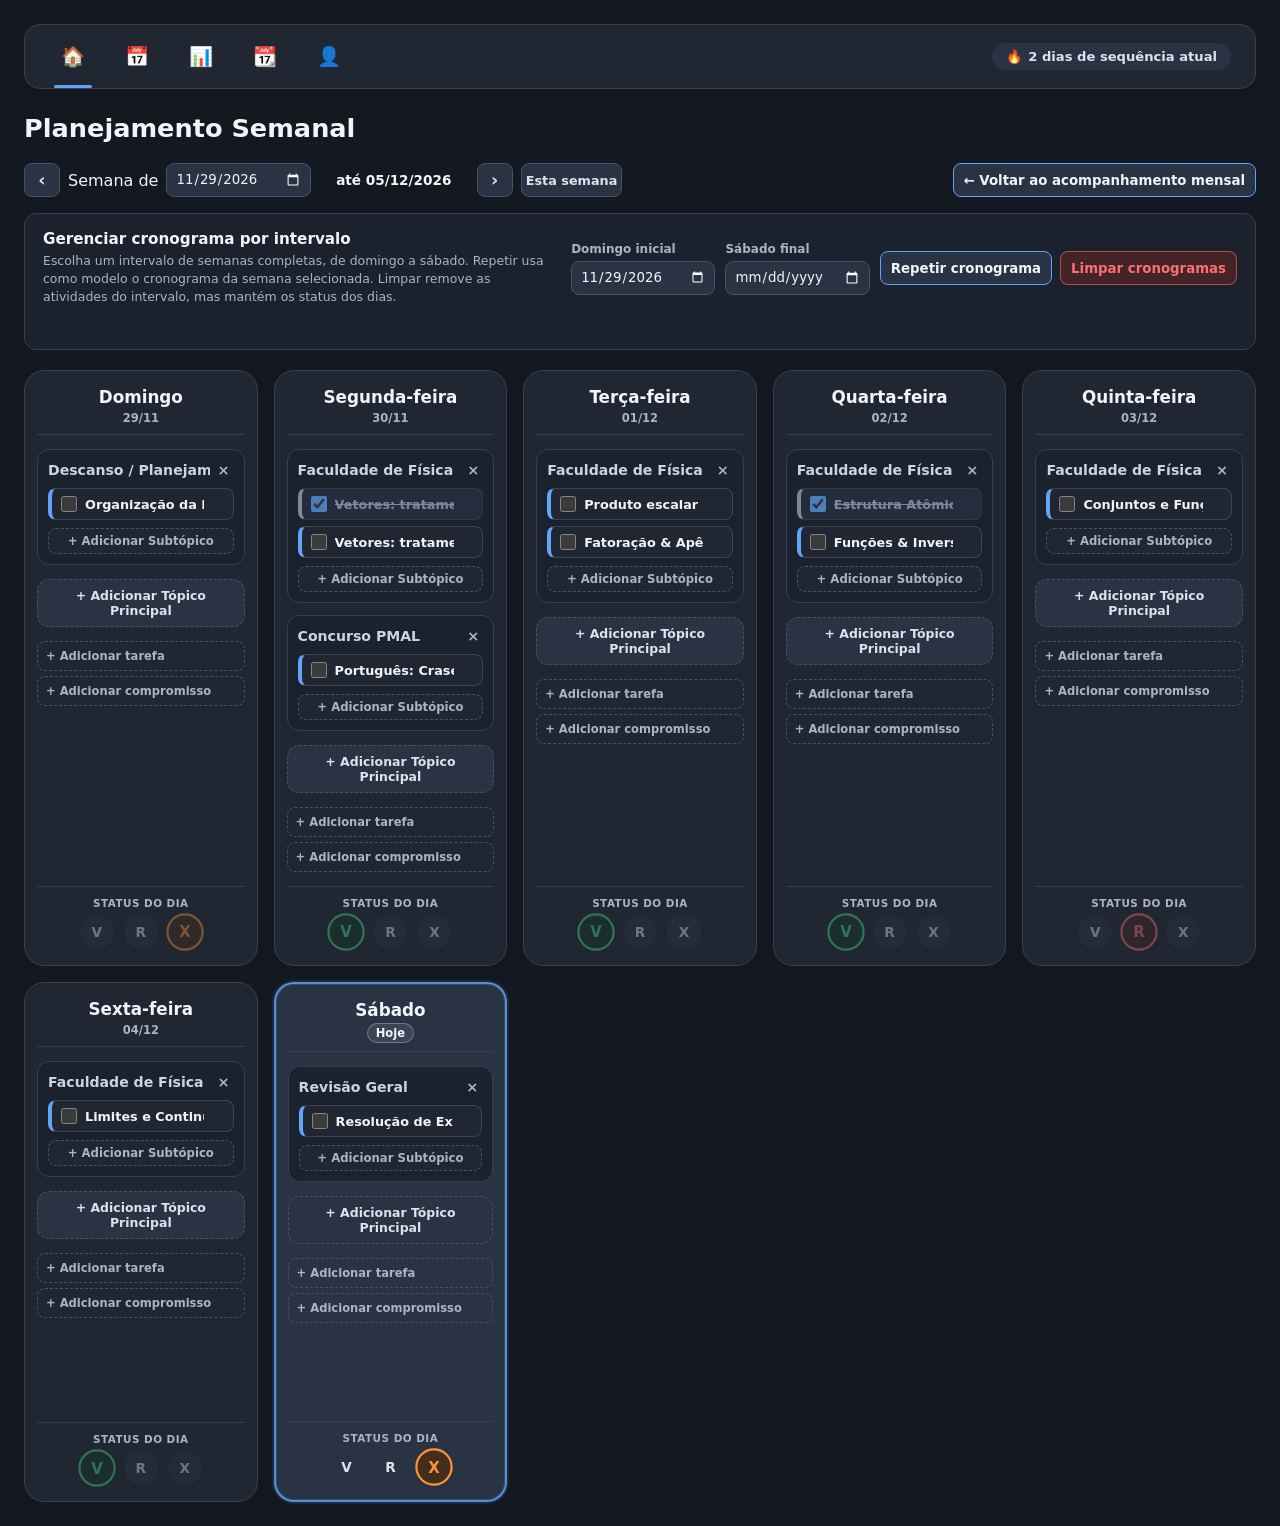
<file: index.html>
<!DOCTYPE html>
<html lang="pt-BR">
<head>
  <meta charset="UTF-8">
  <meta name="viewport" content="width=device-width, initial-scale=1.0">
  <title>App de Produtividade Beta</title>
  <link rel="stylesheet" href="styles.css">
</head>
<body>

  <div class="app-container">
    
    <!-- BARRA SUPERIOR -->
    <header class="top-navbar">
      <nav class="nav-tabs">
        <button class="nav-tab-item active" type="button" data-view="weekly" aria-label="Planejamento Semanal" aria-pressed="true" title="Planejamento Semanal"><span>🏠</span></button>
        <button class="nav-tab-item" title="Calendário Mensal"><span>📅</span></button>
        <button class="nav-tab-item" type="button" data-view="macro" aria-label="Acompanhamento Mensal" aria-pressed="false" title="Acompanhamento Mensal"><span>📊</span></button>
        <button class="nav-tab-item" type="button" data-view="events" aria-label="Eventos e Prazos" aria-pressed="false" title="Eventos e Prazos"><span>📆</span></button>
        <button class="nav-tab-item" title="Perfil"><span>👤</span></button>
      </nav>

      <div class="header-badges">
        <div class="badge-pill badge-fire">
          <span>🔥</span> <span id="streak-count">25 Dias de Sequência</span>
        </div>
      </div>
    </header>

    <!-- TÍTULO DA PÁGINA -->
    <h1 class="page-title" id="page-title">Planejamento Semanal</h1>

    <section class="view-panel" id="weekly-view" aria-label="Planejamento Semanal">
      <div class="weekly-view-toolbar">
        <div class="weekly-week-controls" aria-label="Selecionar semana do planejamento">
          <button class="calendar-control-button" id="previous-week" type="button" aria-label="Semana anterior" title="Semana anterior">‹</button>
          <label for="weekly-date-picker">Semana de</label>
          <input id="weekly-date-picker" type="date">
          <span class="weekly-week-label" id="weekly-week-label"></span>
          <button class="calendar-control-button" id="next-week" type="button" aria-label="Próxima semana" title="Próxima semana">›</button>
          <button class="calendar-control-button calendar-control-today" id="current-week" type="button">Esta semana</button>
        </div>
        <button class="view-action-button" id="return-to-monthly" type="button">← Voltar ao acompanhamento mensal</button>
      </div>
      <section class="weekly-range-controls" aria-labelledby="weekly-range-title">
        <div class="weekly-range-heading">
          <h2 id="weekly-range-title">Gerenciar cronograma por intervalo</h2>
          <p>Escolha um intervalo de semanas completas, de domingo a sábado. Repetir usa como modelo o cronograma da semana selecionada. Limpar remove as atividades do intervalo, mas mantém os status dos dias.</p>
        </div>
        <div class="weekly-range-actions">
          <div class="weekly-range-dates">
            <label class="weekly-range-date-field" for="weekly-range-start">
              <span>Domingo inicial</span>
              <input id="weekly-range-start" type="date">
            </label>
            <label class="weekly-range-date-field" for="weekly-range-end">
              <span>Sábado final</span>
              <input id="weekly-range-end" type="date">
            </label>
          </div>
          <div class="weekly-range-buttons">
            <button class="view-action-button" id="apply-weekly-range" type="button">Repetir cronograma</button>
            <button class="weekly-range-clear-button" id="clear-weekly-range" type="button">Limpar cronogramas</button>
          </div>
        </div>
        <span class="weekly-range-feedback" id="weekly-range-feedback" role="status" aria-live="polite"></span>
      </section>
      <main class="weekly-grid" id="weekly-grid"></main>
    </section>

    <section class="view-panel macro-section" id="macro-view" aria-label="Acompanhamento Mensal" hidden>
      <p class="macro-intro">Acompanhe a produtividade de cada dia do mês. Os status são sincronizados com o Planejamento Semanal e as datas seguem o calendário.</p>

      <div class="macro-stat-grid" id="macro-stat-grid"></div>

      <section class="macro-panel" aria-labelledby="month-tracker-title">
        <div class="macro-toolbar">
          <div class="month-tracker-heading">
            <h2 id="month-tracker-title">Calendário de produtividade</h2>
            <p>Alterne entre mês, ano ou um período personalizado. Clique em um dia para consultar as atividades planejadas.</p>
          </div>
          <div class="view-mode-switcher" role="group" aria-label="Modo de visualização">
            <button class="view-mode-button active" type="button" data-macro-mode="month" aria-pressed="true">Mês</button>
            <button class="view-mode-button" type="button" data-macro-mode="year" aria-pressed="false">Ano</button>
            <button class="view-mode-button" type="button" data-macro-mode="period" aria-pressed="false">Período</button>
          </div>
        </div>
        <div class="macro-toolbar">
          <div class="calendar-controls" id="month-controls">
            <button class="calendar-control-button" id="previous-month" type="button" aria-label="Mês anterior" title="Mês anterior">‹</button>
            <span class="calendar-period-label" id="month-label"></span>
            <button class="calendar-control-button" id="next-month" type="button" aria-label="Próximo mês" title="Próximo mês">›</button>
            <button class="calendar-control-button calendar-control-today" id="current-month" type="button">Este mês</button>
          </div>
          <div class="calendar-controls" id="year-controls" hidden>
            <button class="calendar-control-button" id="previous-year" type="button" aria-label="Ano anterior" title="Ano anterior">‹</button>
            <span class="calendar-period-label" id="year-label"></span>
            <button class="calendar-control-button" id="next-year" type="button" aria-label="Próximo ano" title="Próximo ano">›</button>
            <button class="calendar-control-button calendar-control-today" id="current-year" type="button">Este ano</button>
          </div>
          <div class="period-controls" id="period-controls" hidden>
            <label>De <input id="period-start" type="date"></label>
            <label>Até <input id="period-end" type="date"></label>
            <button class="period-apply-button" id="apply-period" type="button">Aplicar período</button>
            <span class="period-error" id="period-error" role="alert"></span>
          </div>
        </div>
        <div class="calendar-view-target" id="calendar-view-target"></div>
        <aside class="day-preview" id="day-preview" aria-label="Prévia das atividades do dia" hidden>
          <button class="day-preview-close" id="close-day-preview" type="button" aria-label="Fechar prévia">×</button>
          <div id="day-preview-content"></div>
        </aside>
        <section class="day-details" id="day-details" aria-live="polite" aria-labelledby="day-details-title"></section>
        <div class="month-legend" aria-label="Legenda de status">
          <span class="month-legend-item"><span class="month-status-dot status-v">V</span> Produtivo</span>
          <span class="month-legend-item"><span class="month-status-dot status-r">R</span> Dia ruim</span>
          <span class="month-legend-item"><span class="month-status-dot status-x">X</span> Dia inativo</span>
          <span class="month-legend-item"><span class="month-status-dot">·</span> Sem registro</span>
          <span class="month-legend-item"><span class="activities-legend-dot" aria-hidden="true"></span> Há atividades agendadas</span>
          <span class="month-legend-item"><span class="planning-items-legend-dot" aria-hidden="true"></span> Tarefas ou compromissos</span>
        </div>
      </section>
    </section>

    <section class="view-panel events-section" id="events-view" aria-label="Eventos e Prazos" hidden>
      <div class="events-toolbar">
        <div>
          <h2>Calendário de Eventos e Prazos</h2>
          <p>Organize provas, entregas acadêmicas e compromissos ao longo do ano.</p>
        </div>
        <div class="events-actions">
          <div class="calendar-controls" aria-label="Selecionar ano">
            <button class="calendar-control-button" id="previous-events-year" type="button" aria-label="Ano anterior" title="Ano anterior">‹</button>
            <span class="calendar-period-label" id="events-year-label"></span>
            <button class="calendar-control-button" id="next-events-year" type="button" aria-label="Próximo ano" title="Próximo ano">›</button>
            <button class="calendar-control-button calendar-control-today" id="current-events-year" type="button">Este ano</button>
          </div>
          <button class="view-action-button" id="add-calendar-event" type="button">+ Novo evento</button>
        </div>
      </div>
      <div class="events-legend" aria-label="Categorias de eventos">
        <span><i class="event-category-dot event-category-exam"></i> Prova</span>
        <span><i class="event-category-dot event-category-deadline"></i> Entrega acadêmica</span>
        <span><i class="event-category-dot event-category-appointment"></i> Compromisso</span>
        <span><i class="event-category-dot event-category-other"></i> Outro</span>
      </div>
      <div class="events-calendar-scroll" id="events-calendar-scroll" tabindex="0" aria-label="Calendário anual; arraste horizontalmente para ver os dias e verticalmente para navegar pelos meses">
        <div class="events-calendar" id="events-calendar"></div>
      </div>
    </section>

    <dialog class="event-dialog" id="event-dialog" aria-labelledby="event-dialog-title">
      <form id="event-form">
        <div class="event-dialog-header">
          <h2 id="event-dialog-title">Novo evento</h2>
          <button class="event-dialog-close" type="button" id="close-event-dialog" aria-label="Fechar">×</button>
        </div>
        <input id="event-id" type="hidden">
        <input id="event-kind" type="hidden">
        <label class="event-form-field" for="event-title">Título
          <input id="event-title" name="title" type="text" maxlength="120" required>
        </label>
        <div class="event-form-row">
          <label class="event-form-field" for="event-date">Data
            <input id="event-date" name="date" type="date" required>
          </label>
          <label class="event-form-field" for="event-time">Horário (opcional)
            <input id="event-time" name="time" type="time">
          </label>
        </div>
        <label class="event-form-field" for="event-category">Categoria
          <select id="event-category" name="category">
            <option value="exam">Prova</option>
            <option value="deadline">Entrega acadêmica</option>
            <option value="appointment">Compromisso</option>
            <option value="other">Outro</option>
          </select>
        </label>
        <label class="event-form-field" for="event-notes">Observações (opcional)
          <textarea id="event-notes" name="notes" rows="3" maxlength="500"></textarea>
        </label>
        <div class="event-dialog-actions">
          <button class="weekly-range-clear-button" id="delete-calendar-event" type="button" hidden>Excluir</button>
          <button class="calendar-control-button" type="button" id="cancel-event-dialog">Cancelar</button>
          <button class="view-action-button" type="submit">Salvar evento</button>
        </div>
      </form>
    </dialog>

  </div>

  <script src="app.js"></script>
</body>
</html>
</file>
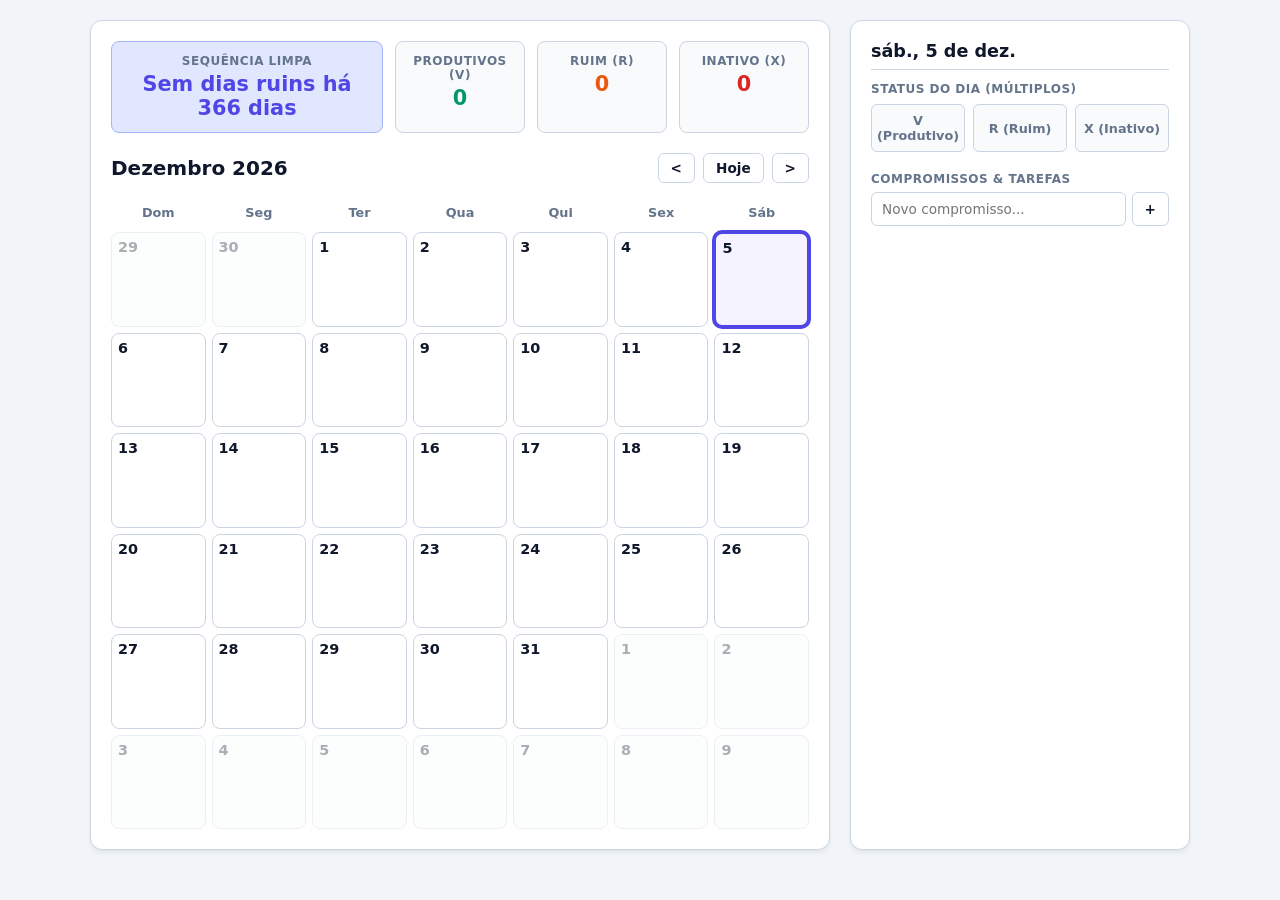
<file: calendário v6.html>
<!DOCTYPE html>
<html lang="pt-BR">
<head>
  <meta charset="UTF-8">
  <meta name="viewport" content="width=device-width, initial-scale=1.0">
  <title>Calendário de Produtividade & Compromissos</title>
  <style>
    :root {
      --bg-color: #f1f5f9;
      --card-bg: #ffffff;
      --border-color: #cbd5e1;
      --text-main: #0f172a;
      --text-muted: #64748b;
      
      --color-v: #059669;
      --color-v-bg: #d1fae5;
      --color-v-border: #10b981;

      --color-r: #ea580c;
      --color-r-bg: #ffedd5;
      --color-r-border: #f97316;

      --color-x: #dc2626;
      --color-x-bg: #fee2e2;
      --color-x-border: #ef4444;

      --color-accent: #4f46e5;
      --color-event-bg: #dbeafe;
      --color-event-text: #1d4ed8;
      --color-event-border: #3b82f6;
    }

    * {
      box-sizing: border-box;
      margin: 0;
      padding: 0;
      font-family: system-ui, -apple-system, BlinkMacSystemFont, 'Segoe UI', Roboto, Oxygen, Ubuntu, Cantarell, sans-serif;
    }

    body {
      background-color: var(--bg-color);
      color: var(--text-main);
      min-height: 100vh;
      padding: 20px;
      display: flex;
      justify-content: center;
      align-items: flex-start;
    }

    .app-container {
      width: 100%;
      max-width: 1100px;
      display: grid;
      grid-template-columns: 1fr 340px;
      gap: 20px;
    }

    @media (max-width: 900px) {
      .app-container {
        grid-template-columns: 1fr;
      }
    }

    .card {
      background-color: var(--card-bg);
      border: 1px solid var(--border-color);
      border-radius: 12px;
      padding: 20px;
      box-shadow: 0 4px 6px -1px rgba(0, 0, 0, 0.05), 0 2px 4px -2px rgba(0, 0, 0, 0.05);
    }

    /* HEADER & STATS */
    .stats-container {
      display: grid;
      grid-template-columns: repeat(auto-fit, minmax(130px, 1fr));
      gap: 12px;
      margin-bottom: 20px;
    }

    .stat-card {
      background: #f8fafc;
      border: 1px solid var(--border-color);
      border-radius: 8px;
      padding: 12px;
      text-align: center;
    }

    .stat-card.streak {
      background: #e0e7ff;
      border-color: #a5b4fc;
      grid-column: span 2;
    }

    @media (max-width: 500px) {
      .stat-card.streak {
        grid-column: span 1;
      }
    }

    .stat-value {
      font-size: 1.3rem;
      font-weight: 700;
      margin-top: 4px;
    }

    .stat-label {
      font-size: 0.75rem;
      color: var(--text-muted);
      text-transform: uppercase;
      letter-spacing: 0.5px;
      font-weight: 600;
    }

    /* CALENDAR NAV */
    .calendar-header {
      display: flex;
      justify-content: space-between;
      align-items: center;
      margin-bottom: 16px;
    }

    .calendar-title {
      font-size: 1.25rem;
      font-weight: 700;
      color: var(--text-main);
    }

    .nav-btns {
      display: flex;
      gap: 8px;
    }

    .btn {
      background-color: #ffffff;
      border: 1px solid var(--border-color);
      color: var(--text-main);
      padding: 6px 12px;
      border-radius: 6px;
      cursor: pointer;
      font-size: 0.85rem;
      font-weight: 600;
      transition: all 0.2s;
    }

    .btn:hover {
      background-color: #f1f5f9;
      border-color: #94a3b8;
    }

    /* CALENDAR GRID */
    .calendar-grid {
      display: grid;
      grid-template-columns: repeat(7, 1fr);
      gap: 6px;
    }

    .weekday-header {
      text-align: center;
      font-size: 0.8rem;
      font-weight: 700;
      color: var(--text-muted);
      padding: 6px 0;
    }

    .day-cell {
      aspect-ratio: 1;
      min-height: 75px;
      background-color: #ffffff;
      border: 1px solid var(--border-color);
      border-radius: 8px;
      padding: 6px;
      display: flex;
      flex-direction: column;
      justify-content: space-between;
      cursor: pointer;
      transition: border-color 0.2s, background-color 0.2s, box-shadow 0.2s;
      position: relative;
    }

    .day-cell:hover {
      border-color: var(--text-muted);
      background-color: #f8fafc;
    }

    .day-cell.other-month {
      opacity: 0.35;
      background-color: #f8fafc;
    }

    .day-cell.today {
      border: 2px solid var(--color-accent);
      background-color: #f5f3ff;
    }

    .day-cell.selected {
      box-shadow: 0 0 0 2px var(--color-accent);
    }

    .day-header {
      display: flex;
      justify-content: space-between;
      align-items: center;
    }

    .day-number {
      font-size: 0.9rem;
      font-weight: 700;
    }

    .event-flag {
      font-size: 0.65rem;
      font-weight: 700;
      background-color: var(--color-event-bg);
      color: var(--color-event-text);
      border: 1px solid var(--color-event-border);
      padding: 2px 5px;
      border-radius: 12px;
      display: flex;
      align-items: center;
      gap: 3px;
      box-shadow: 0 1px 2px rgba(0,0,0,0.05);
      animation: pulse 2s infinite;
    }

    @keyframes pulse {
      0% { opacity: 0.9; }
      50% { opacity: 1; transform: scale(1.03); }
      100% { opacity: 0.9; }
    }

    .event-flag-dot {
      width: 5px;
      height: 5px;
      background-color: var(--color-event-text);
      border-radius: 50%;
    }

    .badges-container {
      display: flex;
      gap: 3px;
      flex-wrap: wrap;
      margin-top: 4px;
    }

    .badge {
      font-size: 0.65rem;
      font-weight: 800;
      padding: 2px 5px;
      border-radius: 4px;
      line-height: 1;
    }

    .badge-v { background-color: var(--color-v-bg); color: var(--color-v); border: 1px solid var(--color-v-border); }
    .badge-r { background-color: var(--color-r-bg); color: var(--color-r); border: 1px solid var(--color-r-border); }
    .badge-x { background-color: var(--color-x-bg); color: var(--color-x); border: 1px solid var(--color-x-border); }

    /* SIDE PANEL */
    .panel-title {
      font-size: 1.1rem;
      font-weight: 700;
      margin-bottom: 12px;
      padding-bottom: 8px;
      border-bottom: 1px solid var(--border-color);
      color: var(--text-main);
    }

    .toggle-section {
      margin-bottom: 20px;
    }

    .toggle-group {
      display: flex;
      gap: 8px;
      margin-top: 8px;
    }

    .toggle-btn {
      flex: 1;
      padding: 8px 4px;
      border-radius: 6px;
      border: 1px solid var(--border-color);
      background: #f8fafc;
      color: var(--text-muted);
      cursor: pointer;
      font-weight: 700;
      font-size: 0.8rem;
      display: flex;
      align-items: center;
      justify-content: center;
      gap: 4px;
      transition: all 0.2s;
    }

    .toggle-btn.active-v { background: var(--color-v-bg); color: var(--color-v); border-color: var(--color-v-border); }
    .toggle-btn.active-r { background: var(--color-r-bg); color: var(--color-r); border-color: var(--color-r-border); }
    .toggle-btn.active-x { background: var(--color-x-bg); color: var(--color-x); border-color: var(--color-x-border); }

    /* EVENTS SECTION */
    .events-section {
      margin-top: 10px;
    }

    .event-input-group {
      display: flex;
      gap: 6px;
      margin-bottom: 12px;
    }

    .event-input {
      flex: 1;
      background: #ffffff;
      border: 1px solid var(--border-color);
      padding: 8px 10px;
      border-radius: 6px;
      color: var(--text-main);
      font-size: 0.85rem;
    }

    .event-input:focus {
      outline: 2px solid var(--color-accent);
      border-color: transparent;
    }

    .event-list {
      list-style: none;
      display: flex;
      flex-direction: column;
      gap: 6px;
      max-height: 250px;
      overflow-y: auto;
    }

    .event-item {
      display: flex;
      align-items: center;
      justify-content: space-between;
      background: #f8fafc;
      border: 1px solid var(--border-color);
      padding: 8px 10px;
      border-radius: 6px;
      font-size: 0.85rem;
      font-weight: 500;
    }

    .event-item button {
      background: none;
      border: none;
      color: var(--color-x);
      cursor: pointer;
      font-size: 1rem;
      font-weight: bold;
      padding: 0 4px;
    }
  </style>
</head>
<body>

  <div class="app-container">
    <div class="card">
      <!-- STATS TOP BAR -->
      <div class="stats-container">
        <div class="stat-card streak">
          <div class="stat-label">Sequência Limpa</div>
          <div class="stat-value" id="streak-val" style="color: var(--color-accent);">Sem dias ruins há 0 dias</div>
        </div>
        <div class="stat-card">
          <div class="stat-label">Produtivos (V)</div>
          <div class="stat-value" id="count-v" style="color: var(--color-v);">0</div>
        </div>
        <div class="stat-card">
          <div class="stat-label">Ruim (R)</div>
          <div class="stat-value" id="count-r" style="color: var(--color-r);">0</div>
        </div>
        <div class="stat-card">
          <div class="stat-label">Inativo (X)</div>
          <div class="stat-value" id="count-x" style="color: var(--color-x);">0</div>
        </div>
      </div>

      <!-- CALENDAR HEADER -->
      <div class="calendar-header">
        <div class="calendar-title" id="month-year-display">--</div>
        <div class="nav-btns">
          <button class="btn" id="prev-btn">&lt;</button>
          <button class="btn" id="today-btn">Hoje</button>
          <button class="btn" id="next-btn">&gt;</button>
        </div>
      </div>

      <!-- GRID -->
      <div class="calendar-grid" id="calendar-grid">
        <div class="weekday-header">Dom</div>
        <div class="weekday-header">Seg</div>
        <div class="weekday-header">Ter</div>
        <div class="weekday-header">Qua</div>
        <div class="weekday-header">Qui</div>
        <div class="weekday-header">Sex</div>
        <div class="weekday-header">Sáb</div>
      </div>
    </div>

    <!-- SIDE DETAILS PANEL -->
    <div class="card">
      <div class="panel-title" id="selected-date-display">Selecione um dia</div>

      <div class="toggle-section">
        <div class="stat-label">Status do Dia (Múltiplos)</div>
        <div class="toggle-group">
          <button class="toggle-btn" id="btn-toggle-v">V (Produtivo)</button>
          <button class="toggle-btn" id="btn-toggle-r">R (Ruim)</button>
          <button class="toggle-btn" id="btn-toggle-x">X (Inativo)</button>
        </div>
      </div>

      <div class="events-section">
        <div class="stat-label" style="margin-bottom: 6px;">Compromissos & Tarefas</div>
        <div class="event-input-group">
          <input type="text" id="event-input" class="event-input" placeholder="Novo compromisso...">
          <button class="btn" id="add-event-btn">+</button>
        </div>
        <ul class="event-list" id="event-list"></ul>
      </div>
    </div>
  </div>

  <script>
    const MONTH_NAMES = ["Janeiro", "Fevereiro", "Março", "Abril", "Maio", "Junho", "Julho", "Agosto", "Setembro", "Outubro", "Novembro", "Dezembro"];

    let currentDate = new Date();
    let selectedDateStr = formatDateKey(new Date());

    let appData = JSON.parse(localStorage.getItem('cal_prod_data')) || {};

    function saveData() {
      localStorage.setItem('cal_prod_data', JSON.stringify(appData));
    }

    function formatDateKey(date) {
      const y = date.getFullYear();
      const m = String(date.getMonth() + 1).padStart(2, '0');
      const d = String(date.getDate()).padStart(2, '0');
      return `${y}-${m}-${d}`;
    }

    function init() {
      setupEventListeners();
      renderCalendar();
      updateSidePanel();
    }

    function setupEventListeners() {
      document.getElementById('prev-btn').addEventListener('click', () => {
        currentDate.setMonth(currentDate.getMonth() - 1);
        renderCalendar();
      });

      document.getElementById('next-btn').addEventListener('click', () => {
        currentDate.setMonth(currentDate.getMonth() + 1);
        renderCalendar();
      });

      document.getElementById('today-btn').addEventListener('click', () => {
        currentDate = new Date();
        selectedDateStr = formatDateKey(new Date());
        renderCalendar();
        updateSidePanel();
      });

      document.getElementById('btn-toggle-v').addEventListener('click', () => toggleStatus('v'));
      document.getElementById('btn-toggle-r').addEventListener('click', () => toggleStatus('r'));
      document.getElementById('btn-toggle-x').addEventListener('click', () => toggleStatus('x'));

      document.getElementById('add-event-btn').addEventListener('click', addEvent);
      document.getElementById('event-input').addEventListener('keypress', (e) => {
        if (e.key === 'Enter') addEvent();
      });
    }

    function toggleStatus(key) {
      if (!appData[selectedDateStr]) {
        appData[selectedDateStr] = { v: false, r: false, x: false, events: [] };
      }
      appData[selectedDateStr][key] = !appData[selectedDateStr][key];
      saveData();
      renderCalendar();
      updateSidePanel();
    }

    function addEvent() {
      const input = document.getElementById('event-input');
      const val = input.value.trim();
      if (!val) return;

      if (!appData[selectedDateStr]) {
        appData[selectedDateStr] = { v: false, r: false, x: false, events: [] };
      }
      if (!appData[selectedDateStr].events) appData[selectedDateStr].events = [];

      appData[selectedDateStr].events.push(val);
      input.value = '';
      saveData();
      renderCalendar();
      updateSidePanel();
    }

    function removeEvent(index) {
      if (appData[selectedDateStr] && appData[selectedDateStr].events) {
        appData[selectedDateStr].events.splice(index, 1);
        saveData();
        renderCalendar();
        updateSidePanel();
      }
    }

    function calculateStreak() {
      const today = new Date();
      let streak = 0;
      let checkDate = new Date(today);

      while (true) {
        const key = formatDateKey(checkDate);
        const dayData = appData[key];

        if (dayData && dayData.r) {
          break;
        }

        if (checkDate <= today) {
          streak++;
        }

        if (streak > 365) break;

        checkDate.setDate(checkDate.getDate() - 1);
      }

      const todayKey = formatDateKey(today);
      if (appData[todayKey] && appData[todayKey].r) {
        streak = 0;
      }

      return streak;
    }

    function renderCalendar() {
      const year = currentDate.getFullYear();
      const month = currentDate.getMonth();

      document.getElementById('month-year-display').textContent = `${MONTH_NAMES[month]} ${year}`;

      const grid = document.getElementById('calendar-grid');
      grid.innerHTML = `
        <div class="weekday-header">Dom</div>
        <div class="weekday-header">Seg</div>
        <div class="weekday-header">Ter</div>
        <div class="weekday-header">Qua</div>
        <div class="weekday-header">Qui</div>
        <div class="weekday-header">Sex</div>
        <div class="weekday-header">Sáb</div>
      `;

      const firstDay = new Date(year, month, 1);
      const lastDay = new Date(year, month + 1, 0);

      const startDayOfWeek = firstDay.getDay();
      const totalDays = lastDay.getDate();

      const prevMonthLastDay = new Date(year, month, 0).getDate();

      let monthV = 0, monthR = 0, monthX = 0;

      // Previous Month Days
      for (let i = startDayOfWeek - 1; i >= 0; i--) {
        const dayNum = prevMonthLastDay - i;
        const cellDate = new Date(year, month - 1, dayNum);
        const cell = createCell(cellDate, true);
        grid.appendChild(cell);
      }

      // Current Month Days
      for (let day = 1; day <= totalDays; day++) {
        const cellDate = new Date(year, month, day);
        const dateKey = formatDateKey(cellDate);
        const dayData = appData[dateKey];

        if (dayData) {
          if (dayData.v) monthV++;
          if (dayData.r) monthR++;
          if (dayData.x) monthX++;
        }

        const cell = createCell(cellDate, false);
        grid.appendChild(cell);
      }

      // Next Month Days
      const remainingCells = 42 - (startDayOfWeek + totalDays);
      for (let i = 1; i <= remainingCells; i++) {
        const cellDate = new Date(year, month + 1, i);
        const cell = createCell(cellDate, true);
        grid.appendChild(cell);
      }

      // Update Header Stats
      document.getElementById('count-v').textContent = monthV;
      document.getElementById('count-r').textContent = monthR;
      document.getElementById('count-x').textContent = monthX;

      const streak = calculateStreak();
      document.getElementById('streak-val').textContent = `Sem dias ruins há ${streak} dia${streak !== 1 ? 's' : ''}`;
    }

    function createCell(date, isOtherMonth) {
      const cell = document.createElement('div');
      cell.className = 'day-cell';
      if (isOtherMonth) cell.classList.add('other-month');

      const dateKey = formatDateKey(date);
      const todayStr = formatDateKey(new Date());

      if (dateKey === todayStr) cell.classList.add('today');
      if (dateKey === selectedDateStr) cell.classList.add('selected');

      const dayData = appData[dateKey];

      // Day Header (Number + Flag if events exist)
      const headerEl = document.createElement('div');
      headerEl.className = 'day-header';

      const numEl = document.createElement('div');
      numEl.className = 'day-number';
      numEl.textContent = date.getDate();
      headerEl.appendChild(numEl);

      if (dayData && dayData.events && dayData.events.length > 0) {
        const flag = document.createElement('div');
        flag.className = 'event-flag';
        flag.innerHTML = `<span class="event-flag-dot"></span> Agenda`;
        headerEl.appendChild(flag);
      }

      cell.appendChild(headerEl);

      if (dayData) {
        const badgesEl = document.createElement('div');
        badgesEl.className = 'badges-container';

        if (dayData.v) {
          const b = document.createElement('span');
          b.className = 'badge badge-v';
          b.textContent = 'V';
          badgesEl.appendChild(b);
        }
        if (dayData.r) {
          const b = document.createElement('span');
          b.className = 'badge badge-r';
          b.textContent = 'R';
          badgesEl.appendChild(b);
        }
        if (dayData.x) {
          const b = document.createElement('span');
          b.className = 'badge badge-x';
          b.textContent = 'X';
          badgesEl.appendChild(b);
        }
        cell.appendChild(badgesEl);
      }

      cell.addEventListener('click', () => {
        selectedDateStr = dateKey;
        renderCalendar();
        updateSidePanel();
      });

      return cell;
    }

    function updateSidePanel() {
      const parts = selectedDateStr.split('-');
      const dateObj = new Date(parts[0], parts[1] - 1, parts[2]);
      
      const formattedDate = dateObj.toLocaleDateString('pt-BR', {
        weekday: 'short',
        day: 'numeric',
        month: 'short'
      });

      document.getElementById('selected-date-display').textContent = formattedDate;

      const dayData = appData[selectedDateStr] || { v: false, r: false, x: false, events: [] };

      const btnV = document.getElementById('btn-toggle-v');
      const btnR = document.getElementById('btn-toggle-r');
      const btnX = document.getElementById('btn-toggle-x');

      btnV.className = `toggle-btn ${dayData.v ? 'active-v' : ''}`;
      btnR.className = `toggle-btn ${dayData.r ? 'active-r' : ''}`;
      btnX.className = `toggle-btn ${dayData.x ? 'active-x' : ''}`;

      const eventListEl = document.getElementById('event-list');
      eventListEl.innerHTML = '';

      if (dayData.events && dayData.events.length > 0) {
        dayData.events.forEach((evt, idx) => {
          const li = document.createElement('li');
          li.className = 'event-item';
          li.innerHTML = `
            <span>${evt}</span>
            <button onclick="removeEvent(${idx})">&times;</button>
          `;
          eventListEl.appendChild(li);
        });
      }
    }

    init();
  </script>
</body>
</html>
</file>
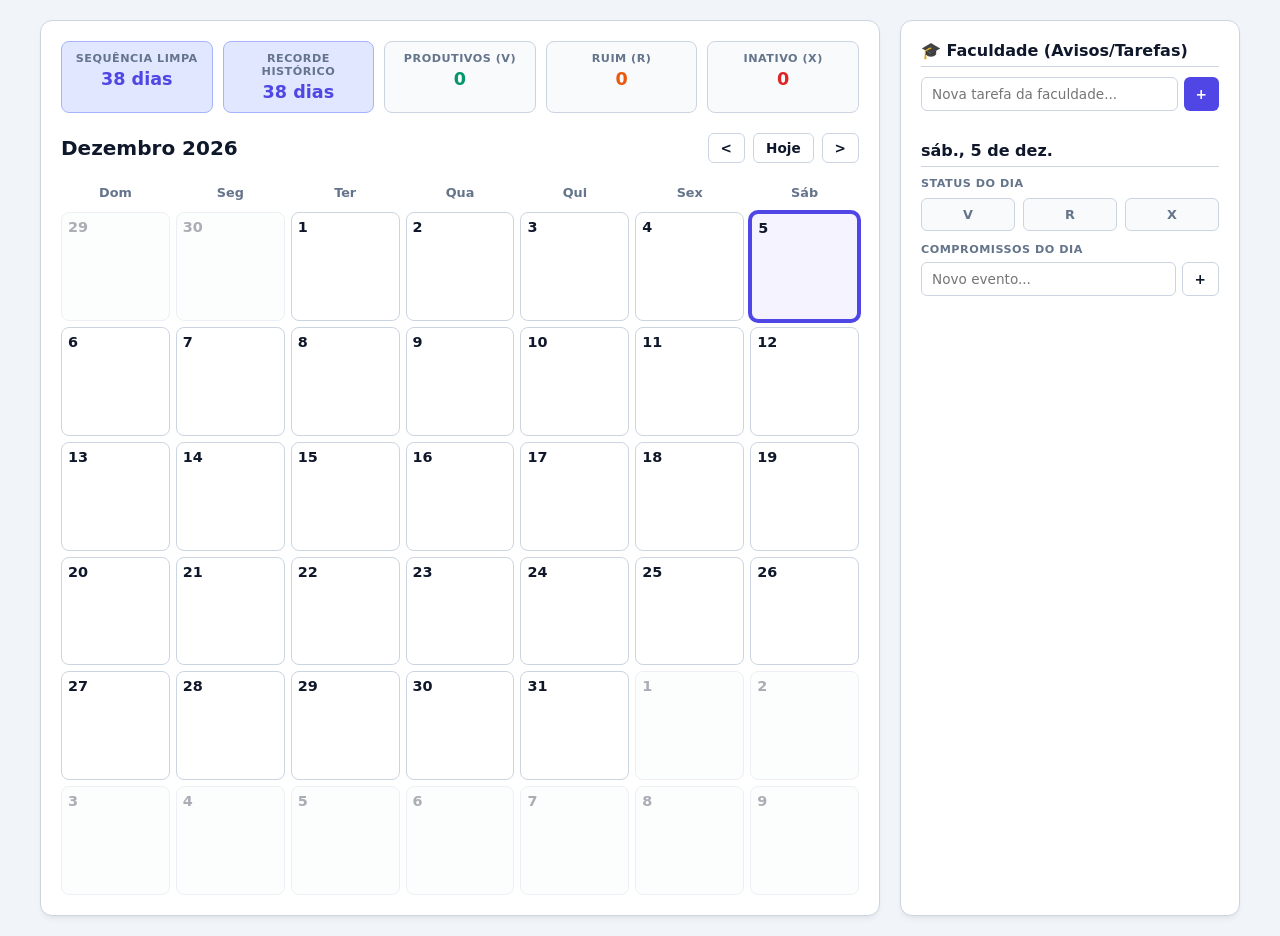
<file: historico/index-anterior.html>
<!DOCTYPE html>
<html lang="pt-BR">
<head>
  <meta charset="UTF-8">
  <meta name="viewport" content="width=device-width, initial-scale=1.0">
  <title>Calendário de Produtividade & Compromissos</title>
  <style>
    :root {
      --bg-color: #f1f5f9;
      --card-bg: #ffffff;
      --border-color: #cbd5e1;
      --text-main: #0f172a;
      --text-muted: #64748b;
      
      --color-v: #059669;
      --color-v-bg: #d1fae5;
      --color-v-border: #10b981;

      --color-r: #ea580c;
      --color-r-bg: #ffedd5;
      --color-r-border: #f97316;

      --color-x: #dc2626;
      --color-x-bg: #fee2e2;
      --color-x-border: #ef4444;

      --color-accent: #4f46e5;
      --color-event-bg: #dbeafe;
      --color-event-text: #1d4ed8;
      --color-event-border: #3b82f6;
    }

    * {
      box-sizing: border-box;
      margin: 0;
      padding: 0;
      font-family: system-ui, -apple-system, BlinkMacSystemFont, 'Segoe UI', Roboto, Oxygen, Ubuntu, Cantarell, sans-serif;
    }

    body {
      background-color: var(--bg-color);
      color: var(--text-main);
      min-height: 100vh;
      padding: 20px;
      display: flex;
      justify-content: center;
      align-items: flex-start;
    }

    .app-container {
      width: 100%;
      max-width: 1200px;
      display: grid;
      grid-template-columns: 1fr 340px;
      gap: 20px;
    }

    @media (max-width: 900px) {
      .app-container {
        grid-template-columns: 1fr;
      }
    }

    .card {
      background-color: var(--card-bg);
      border: 1px solid var(--border-color);
      border-radius: 12px;
      padding: 20px;
      box-shadow: 0 4px 6px -1px rgba(0, 0, 0, 0.05), 0 2px 4px -2px rgba(0, 0, 0, 0.05);
    }

    /* HEADER & STATS */
    .stats-container {
      display: grid;
      grid-template-columns: repeat(auto-fit, minmax(110px, 1fr));
      gap: 10px;
      margin-bottom: 20px;
    }

    .stat-card {
      background: #f8fafc;
      border: 1px solid var(--border-color);
      border-radius: 8px;
      padding: 10px;
      text-align: center;
    }

    .stat-card.streak {
      background: #e0e7ff;
      border-color: #a5b4fc;
    }

    .stat-value {
      font-size: 1.1rem;
      font-weight: 700;
      margin-top: 4px;
    }

    .stat-label {
      font-size: 0.7rem;
      color: var(--text-muted);
      text-transform: uppercase;
      letter-spacing: 0.5px;
      font-weight: 600;
    }

    /* CALENDAR NAV */
    .calendar-header {
      display: flex;
      justify-content: space-between;
      align-items: center;
      margin-bottom: 16px;
    }

    .calendar-title {
      font-size: 1.25rem;
      font-weight: 700;
      color: var(--text-main);
    }

    .nav-btns {
      display: flex;
      gap: 8px;
    }

    .btn {
      background-color: #ffffff;
      border: 1px solid var(--border-color);
      color: var(--text-main);
      padding: 6px 12px;
      border-radius: 6px;
      cursor: pointer;
      font-size: 0.85rem;
      font-weight: 600;
      transition: all 0.2s;
    }

    .btn:hover {
      background-color: #f1f5f9;
      border-color: #94a3b8;
    }

    .btn-primary {
      background-color: var(--color-accent);
      color: #ffffff;
      border: none;
    }

    .btn-primary:hover {
      background-color: #4338ca;
    }

    /* CALENDAR GRID */
    .calendar-grid {
      display: grid;
      grid-template-columns: repeat(7, 1fr);
      gap: 6px;
    }

    .weekday-header {
      text-align: center;
      font-size: 0.8rem;
      font-weight: 700;
      color: var(--text-muted);
      padding: 6px 0;
    }

    .day-cell {
      aspect-ratio: 1;
      min-height: 75px;
      background-color: #ffffff;
      border: 1px solid var(--border-color);
      border-radius: 8px;
      padding: 6px;
      display: flex;
      flex-direction: column;
      justify-content: space-between;
      cursor: pointer;
      transition: border-color 0.2s, background-color 0.2s, box-shadow 0.2s;
      position: relative;
    }

    .day-cell:hover {
      border-color: var(--text-muted);
      background-color: #f8fafc;
    }

    .day-cell.other-month {
      opacity: 0.35;
      background-color: #f8fafc;
    }

    .day-cell.today {
      border: 2px solid var(--color-accent);
      background-color: #f5f3ff;
    }

    .day-cell.selected {
      box-shadow: 0 0 0 2px var(--color-accent);
    }

    .day-header {
      display: flex;
      justify-content: space-between;
      align-items: center;
    }

    .day-number {
      font-size: 0.9rem;
      font-weight: 700;
    }

    .event-flag {
      font-size: 0.65rem;
      font-weight: 700;
      background-color: var(--color-event-bg);
      color: var(--color-event-text);
      border: 1px solid var(--color-event-border);
      padding: 2px 5px;
      border-radius: 12px;
      display: flex;
      align-items: center;
      gap: 3px;
    }

    .event-flag-dot {
      width: 5px;
      height: 5px;
      background-color: var(--color-event-text);
      border-radius: 50%;
    }

    .badges-container {
      display: flex;
      gap: 3px;
      flex-wrap: wrap;
      margin-top: 4px;
    }

    .badge {
      font-size: 0.65rem;
      font-weight: 800;
      padding: 2px 5px;
      border-radius: 4px;
      line-height: 1;
    }

    .badge-v { background-color: var(--color-v-bg); color: var(--color-v); border: 1px solid var(--color-v-border); }
    .badge-r { background-color: var(--color-r-bg); color: var(--color-r); border: 1px solid var(--color-r-border); }
    .badge-x { background-color: var(--color-x-bg); color: var(--color-x); border: 1px solid var(--color-x-border); }

    /* SIDE PANEL */
    .sidebar-section {
      margin-bottom: 20px;
    }

    .panel-title {
      font-size: 1rem;
      font-weight: 700;
      margin-bottom: 10px;
      padding-bottom: 6px;
      border-bottom: 1px solid var(--border-color);
      color: var(--text-main);
      display: flex;
      justify-content: space-between;
      align-items: center;
    }

    .toggle-group {
      display: flex;
      gap: 8px;
      margin-top: 8px;
    }

    .toggle-btn {
      flex: 1;
      padding: 8px 4px;
      border-radius: 6px;
      border: 1px solid var(--border-color);
      background: #f8fafc;
      color: var(--text-muted);
      cursor: pointer;
      font-weight: 700;
      font-size: 0.8rem;
      display: flex;
      align-items: center;
      justify-content: center;
      gap: 4px;
      transition: all 0.2s;
    }

    .toggle-btn.active-v { background: var(--color-v-bg); color: var(--color-v); border-color: var(--color-v-border); }
    .toggle-btn.active-r { background: var(--color-r-bg); color: var(--color-r); border-color: var(--color-r-border); }
    .toggle-btn.active-x { background: var(--color-x-bg); color: var(--color-x); border-color: var(--color-x-border); }

    .input-group {
      display: flex;
      gap: 6px;
      margin-bottom: 10px;
    }

    .custom-input {
      flex: 1;
      background: #ffffff;
      border: 1px solid var(--border-color);
      padding: 8px 10px;
      border-radius: 6px;
      color: var(--text-main);
      font-size: 0.85rem;
    }

    .custom-input:focus {
      outline: 2px solid var(--color-accent);
      border-color: transparent;
    }

    .item-list {
      list-style: none;
      display: flex;
      flex-direction: column;
      gap: 6px;
      max-height: 200px;
      overflow-y: auto;
    }

    .item-card {
      display: flex;
      align-items: center;
      justify-content: space-between;
      background: #f8fafc;
      border: 1px solid var(--border-color);
      padding: 8px 10px;
      border-radius: 6px;
      font-size: 0.85rem;
    }

    .item-card button {
      background: none;
      border: none;
      color: var(--color-x);
      cursor: pointer;
      font-size: 1rem;
      font-weight: bold;
      padding: 0 4px;
    }
  </style>
</head>
<body>

  <div class="app-container">
    <div class="card">
      <!-- STATS BAR -->
      <div class="stats-container">
        <div class="stat-card streak">
          <div class="stat-label">Sequência Limpa</div>
          <div class="stat-value" id="streak-val" style="color: var(--color-accent);">0 dias</div>
        </div>
        <div class="stat-card streak">
          <div class="stat-label">Recorde Histórico</div>
          <div class="stat-value" id="record-val" style="color: var(--color-accent);">24 dias</div>
        </div>
        <div class="stat-card">
          <div class="stat-label">Produtivos (V)</div>
          <div class="stat-value" id="count-v" style="color: var(--color-v);">0</div>
        </div>
        <div class="stat-card">
          <div class="stat-label">Ruim (R)</div>
          <div class="stat-value" id="count-r" style="color: var(--color-r);">0</div>
        </div>
        <div class="stat-card">
          <div class="stat-label">Inativo (X)</div>
          <div class="stat-value" id="count-x" style="color: var(--color-x);">0</div>
        </div>
      </div>

      <!-- CALENDAR HEADER -->
      <div class="calendar-header">
        <div class="calendar-title" id="month-year-display">--</div>
        <div class="nav-btns">
          <button class="btn" id="prev-btn">&lt;</button>
          <button class="btn" id="today-btn">Hoje</button>
          <button class="btn" id="next-btn">&gt;</button>
        </div>
      </div>

      <!-- GRID -->
      <div class="calendar-grid" id="calendar-grid">
        <div class="weekday-header">Dom</div>
        <div class="weekday-header">Seg</div>
        <div class="weekday-header">Ter</div>
        <div class="weekday-header">Qua</div>
        <div class="weekday-header">Qui</div>
        <div class="weekday-header">Sex</div>
        <div class="weekday-header">Sáb</div>
      </div>
    </div>

    <!-- SIDEBAR -->
    <div class="card">
      <!-- SEÇÃO DA FACULDADE -->
      <div class="sidebar-section">
        <div class="panel-title">
          <span>🎓 Faculdade (Avisos/Tarefas)</span>
        </div>
        <div class="input-group">
          <input type="text" id="uni-task-input" class="custom-input" placeholder="Nova tarefa da faculdade...">
          <button class="btn btn-primary" id="add-uni-task-btn">+</button>
        </div>
        <ul class="item-list" id="uni-task-list"></ul>
      </div>

      <!-- SEÇÃO DO DIA SELECIONADO -->
      <div class="sidebar-section" style="margin-bottom: 0;">
        <div class="panel-title" id="selected-date-display">Selecione um dia</div>

        <div style="margin-bottom: 12px;">
          <div class="stat-label">Status do Dia</div>
          <div class="toggle-group">
            <button class="toggle-btn" id="btn-toggle-v">V</button>
            <button class="toggle-btn" id="btn-toggle-r">R</button>
            <button class="toggle-btn" id="btn-toggle-x">X</button>
          </div>
        </div>

        <div>
          <div class="stat-label" style="margin-bottom: 6px;">Compromissos do Dia</div>
          <div class="input-group">
            <input type="text" id="event-input" class="custom-input" placeholder="Novo evento...">
            <button class="btn" id="add-event-btn">+</button>
          </div>
          <ul class="item-list" id="event-list"></ul>
        </div>
      </div>
    </div>
  </div>

  <script>
    const MONTH_NAMES = ["Janeiro", "Fevereiro", "Março", "Abril", "Maio", "Junho", "Julho", "Agosto", "Setembro", "Outubro", "Novembro", "Dezembro"];

    let currentDate = new Date();
    let selectedDateStr = formatDateKey(new Date());

    let appData = JSON.parse(localStorage.getItem('cal_prod_data')) || {};
    let uniTasks = JSON.parse(localStorage.getItem('cal_uni_tasks')) || [];

    // Dados base da imagem
    const initialImageData = {
      "2026-09-28": { v: true, r: false, x: false },
      "2026-09-29": { v: false, r: true, x: false },
      "2026-09-30": { v: true, r: false, x: false },
      "2026-10-01": { v: true, r: false, x: false },
      "2026-10-02": { v: true, r: false, x: false },
      "2026-10-03": { v: false, r: false, x: true },
      "2026-10-04": { v: false, r: false, x: true },
      "2026-10-05": { v: true, r: false, x: false },
      "2026-10-06": { v: true, r: false, x: false },
      "2026-10-07": { v: true, r: false, x: false },
      "2026-10-08": { v: false, r: false, x: true },
      "2026-10-09": { v: true, r: false, x: false },
      "2026-10-10": { v: false, r: false, x: true },
      "2026-10-11": { v: false, r: false, x: true },
      "2026-10-12": { v: false, r: false, x: true },
      "2026-10-13": { v: true, r: false, x: false },
      "2026-10-14": { v: false, r: false, x: true },
      "2026-10-15": { v: true, r: false, x: false },
      "2026-10-16": { v: true, r: false, x: false },
      "2026-10-17": { v: true, r: false, x: false },
      "2026-10-18": { v: false, r: false, x: true },
      "2026-10-19": { v: true, r: false, x: false },
      "2026-10-20": { v: true, r: false, x: false },
      "2026-10-21": { v: true, r: false, x: false },
      "2026-10-22": { v: true, r: false, x: false },
      "2026-10-23": { v: false, r: true, x: true },
      "2026-10-24": { v: false, r: false, x: true },
      "2026-10-25": { v: false, r: false, x: true },
      "2026-10-26": { v: false, r: false, x: true, events: ["Agenda"] },
      "2026-10-27": { v: false, r: true, x: true },
      "2026-10-28": { v: false, r: true, x: false },
      "2026-10-29": { v: true, r: false, x: false }
    };

    function loadInitialImagePreset() {
      for (const [key, val] of Object.entries(initialImageData)) {
        if (!appData[key]) {
          appData[key] = val;
        } else {
          appData[key].v = val.v;
          appData[key].r = val.r;
          appData[key].x = val.x;
        }
      }
      saveData();
    }

    function saveData() {
      localStorage.setItem('cal_prod_data', JSON.stringify(appData));
      localStorage.setItem('cal_uni_tasks', JSON.stringify(uniTasks));
    }

    function formatDateKey(date) {
      const y = date.getFullYear();
      const m = String(date.getMonth() + 1).padStart(2, '0');
      const d = String(date.getDate()).padStart(2, '0');
      return `${y}-${m}-${d}`;
    }

    function init() {
      loadInitialImagePreset();
      setupEventListeners();
      renderCalendar();
      updateSidePanel();
      renderUniTasks();
    }

    function setupEventListeners() {
      document.getElementById('prev-btn').addEventListener('click', () => {
        currentDate.setMonth(currentDate.getMonth() - 1);
        renderCalendar();
      });

      document.getElementById('next-btn').addEventListener('click', () => {
        currentDate.setMonth(currentDate.getMonth() + 1);
        renderCalendar();
      });

      document.getElementById('today-btn').addEventListener('click', () => {
        currentDate = new Date();
        selectedDateStr = formatDateKey(new Date());
        renderCalendar();
        updateSidePanel();
      });

      document.getElementById('btn-toggle-v').addEventListener('click', () => toggleStatus('v'));
      document.getElementById('btn-toggle-r').addEventListener('click', () => toggleStatus('r'));
      document.getElementById('btn-toggle-x').addEventListener('click', () => toggleStatus('x'));

      document.getElementById('add-event-btn').addEventListener('click', addEvent);
      document.getElementById('event-input').addEventListener('keypress', (e) => {
        if (e.key === 'Enter') addEvent();
      });

      document.getElementById('add-uni-task-btn').addEventListener('click', addUniTask);
      document.getElementById('uni-task-input').addEventListener('keypress', (e) => {
        if (e.key === 'Enter') addUniTask();
      });
    }

    function toggleStatus(key) {
      if (!appData[selectedDateStr]) {
        appData[selectedDateStr] = { v: false, r: false, x: false, events: [] };
      }
      appData[selectedDateStr][key] = !appData[selectedDateStr][key];
      saveData();
      renderCalendar();
      updateSidePanel();
    }

    function addEvent() {
      const input = document.getElementById('event-input');
      const val = input.value.trim();
      if (!val) return;

      if (!appData[selectedDateStr]) {
        appData[selectedDateStr] = { v: false, r: false, x: false, events: [] };
      }
      if (!appData[selectedDateStr].events) appData[selectedDateStr].events = [];

      appData[selectedDateStr].events.push(val);
      input.value = '';
      saveData();
      renderCalendar();
      updateSidePanel();
    }

    function removeEvent(index) {
      if (appData[selectedDateStr] && appData[selectedDateStr].events) {
        appData[selectedDateStr].events.splice(index, 1);
        saveData();
        renderCalendar();
        updateSidePanel();
      }
    }

    function addUniTask() {
      const input = document.getElementById('uni-task-input');
      const val = input.value.trim();
      if (!val) return;

      uniTasks.push(val);
      input.value = '';
      saveData();
      renderUniTasks();
    }

    function removeUniTask(index) {
      uniTasks.splice(index, 1);
      saveData();
      renderUniTasks();
    }

    function renderUniTasks() {
      const listEl = document.getElementById('uni-task-list');
      listEl.innerHTML = '';

      uniTasks.forEach((task, idx) => {
        const li = document.createElement('li');
        li.className = 'item-card';
        li.innerHTML = `
          <span>${task}</span>
          <button onclick="removeUniTask(${idx})">&times;</button>
        `;
        listEl.appendChild(li);
      });
    }

    function calculateStreaks() {
      const allKeys = Object.keys(appData).sort();
      let currentStreak = 0;
      let maxStreak = 0;
      let tempStreak = 0;

      if (allKeys.length === 0) return { currentStreak: 0, maxStreak: 0 };

      const minDate = new Date(allKeys[0] + 'T00:00:00');
      const maxDate = new Date();
      let checkDate = new Date(minDate);

      while (checkDate <= maxDate) {
        const key = formatDateKey(checkDate);
        const dayData = appData[key];

        if (dayData && dayData.r) {
          tempStreak = 0;
        } else {
          tempStreak++;
          if (tempStreak > maxStreak) {
            maxStreak = tempStreak;
          }
        }
        checkDate.setDate(checkDate.getDate() + 1);
      }

      currentStreak = tempStreak;
      return { currentStreak, maxStreak };
    }

    function renderCalendar() {
      const year = currentDate.getFullYear();
      const month = currentDate.getMonth();

      document.getElementById('month-year-display').textContent = `${MONTH_NAMES[month]} ${year}`;

      const grid = document.getElementById('calendar-grid');
      grid.innerHTML = `
        <div class="weekday-header">Dom</div>
        <div class="weekday-header">Seg</div>
        <div class="weekday-header">Ter</div>
        <div class="weekday-header">Qua</div>
        <div class="weekday-header">Qui</div>
        <div class="weekday-header">Sex</div>
        <div class="weekday-header">Sáb</div>
      `;

      const firstDay = new Date(year, month, 1);
      const lastDay = new Date(year, month + 1, 0);

      const startDayOfWeek = firstDay.getDay();
      const totalDays = lastDay.getDate();

      const prevMonthLastDay = new Date(year, month, 0).getDate();

      let monthV = 0, monthR = 0, monthX = 0;

      // Previous Month Days
      for (let i = startDayOfWeek - 1; i >= 0; i--) {
        const dayNum = prevMonthLastDay - i;
        const cellDate = new Date(year, month - 1, dayNum);
        const cell = createCell(cellDate, true);
        grid.appendChild(cell);
      }

      // Current Month Days
      for (let day = 1; day <= totalDays; day++) {
        const cellDate = new Date(year, month, day);
        const dateKey = formatDateKey(cellDate);
        const dayData = appData[dateKey];

        if (dayData) {
          if (dayData.v) monthV++;
          if (dayData.r) monthR++;
          if (dayData.x) monthX++;
        }

        const cell = createCell(cellDate, false);
        grid.appendChild(cell);
      }

      // Next Month Days
      const remainingCells = 42 - (startDayOfWeek + totalDays);
      for (let i = 1; i <= remainingCells; i++) {
        const cellDate = new Date(year, month + 1, i);
        const cell = createCell(cellDate, true);
        grid.appendChild(cell);
      }

      // Update Stats
      document.getElementById('count-v').textContent = monthV;
      document.getElementById('count-r').textContent = monthR;
      document.getElementById('count-x').textContent = monthX;

      const streaks = calculateStreaks();
      document.getElementById('streak-val').textContent = `${streaks.currentStreak} dia${streaks.currentStreak !== 1 ? 's' : ''}`;
      document.getElementById('record-val').textContent = `${streaks.maxStreak} dia${streaks.maxStreak !== 1 ? 's' : ''}`;
    }

    function createCell(date, isOtherMonth) {
      const cell = document.createElement('div');
      cell.className = 'day-cell';
      if (isOtherMonth) cell.classList.add('other-month');

      const dateKey = formatDateKey(date);
      const todayStr = formatDateKey(new Date());

      if (dateKey === todayStr) cell.classList.add('today');
      if (dateKey === selectedDateStr) cell.classList.add('selected');

      const dayData = appData[dateKey];

      const headerEl = document.createElement('div');
      headerEl.className = 'day-header';

      const numEl = document.createElement('div');
      numEl.className = 'day-number';
      numEl.textContent = date.getDate();
      headerEl.appendChild(numEl);

      if (dayData && dayData.events && dayData.events.length > 0) {
        const flag = document.createElement('div');
        flag.className = 'event-flag';
        flag.innerHTML = `<span class="event-flag-dot"></span> Agenda`;
        headerEl.appendChild(flag);
      }

      cell.appendChild(headerEl);

      if (dayData) {
        const badgesEl = document.createElement('div');
        badgesEl.className = 'badges-container';

        if (dayData.v) {
          const b = document.createElement('span');
          b.className = 'badge badge-v';
          b.textContent = 'V';
          badgesEl.appendChild(b);
        }
        if (dayData.r) {
          const b = document.createElement('span');
          b.className = 'badge badge-r';
          b.textContent = 'R';
          badgesEl.appendChild(b);
        }
        if (dayData.x) {
          const b = document.createElement('span');
          b.className = 'badge badge-x';
          b.textContent = 'X';
          badgesEl.appendChild(b);
        }
        cell.appendChild(badgesEl);
      }

      cell.addEventListener('click', () => {
        selectedDateStr = dateKey;
        renderCalendar();
        updateSidePanel();
      });

      return cell;
    }

    function updateSidePanel() {
      const parts = selectedDateStr.split('-');
      const dateObj = new Date(parts[0], parts[1] - 1, parts[2]);
      
      const formattedDate = dateObj.toLocaleDateString('pt-BR', {
        weekday: 'short',
        day: 'numeric',
        month: 'short'
      });

      document.getElementById('selected-date-display').textContent = formattedDate;

      const dayData = appData[selectedDateStr] || { v: false, r: false, x: false, events: [] };

      const btnV = document.getElementById('btn-toggle-v');
      const btnR = document.getElementById('btn-toggle-r');
      const btnX = document.getElementById('btn-toggle-x');

      btnV.className = `toggle-btn ${dayData.v ? 'active-v' : ''}`;
      btnR.className = `toggle-btn ${dayData.r ? 'active-r' : ''}`;
      btnX.className = `toggle-btn ${dayData.x ? 'active-x' : ''}`;

      const eventListEl = document.getElementById('event-list');
      eventListEl.innerHTML = '';

      if (dayData.events && dayData.events.length > 0) {
        dayData.events.forEach((evt, idx) => {
          const li = document.createElement('li');
          li.className = 'item-card';
          li.innerHTML = `
            <span>${evt}</span>
            <button onclick="removeEvent(${idx})">&times;</button>
          `;
          eventListEl.appendChild(li);
        });
      }
    }

    init();
  </script>
</body>
</html>
</file>
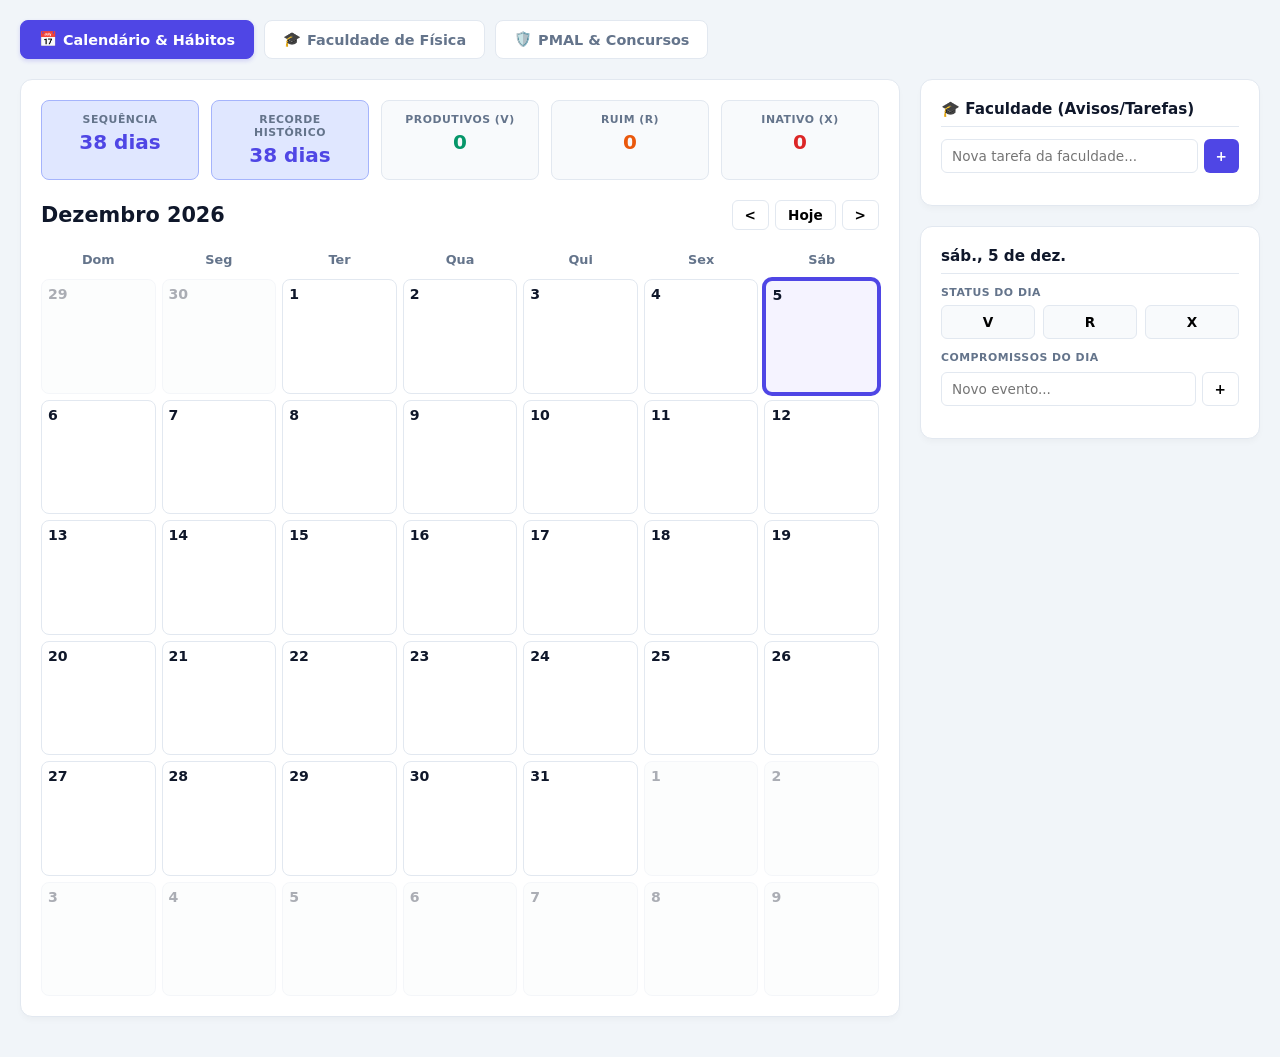
<file: historico/versoes/05-piloto-v3.html>
<!DOCTYPE html>
<html lang="pt-BR">
<head>
  <meta charset="UTF-8">
  <meta name="viewport" content="width=device-width, initial-scale=1.0">
  <title>Dashboard de Produtividade & Estudos</title>
  <style>
    /* ==========================================================================
       1. VARIÁVEIS DE CORES E TEMA (ESTILO DASHBOARD DA IMAGEM 2)
       ========================================================================== */
    :root {
      --bg-main: #f1f5f9;          /* Fundo geral em tom cinza-azulado leve */
      --card-bg: #ffffff;          /* Fundo dos cards brancos */
      --border-color: #e2e8f0;     /* Bordas suaves */
      --text-main: #0f172a;        /* Texto principal (escuro) */
      --text-muted: #64748b;       /* Texto secundário (cinza) */
      --primary: #4f46e5;          /* Roxo/Azul de destaque */
      --primary-hover: #4338ca;

      /* Cores de Status Diário (V / R / X) */
      --color-v: #059669;          /* Verde (Produtivo) */
      --color-v-bg: #d1fae5;
      --color-v-border: #10b981;

      --color-r: #ea580c;          /* Laranja (Ruim / Desvio) */
      --color-r-bg: #ffedd5;
      --color-r-border: #f97316;

      --color-x: #dc2626;          /* Vermelho (Inativo) */
      --color-x-bg: #fee2e2;
      --color-x-border: #ef4444;

      /* Tags do Cronograma de Física */
      --tag-win: #fee2e2; --tag-win-txt: #991b1b;
      --tag-stw: #dbeafe; --tag-stw-txt: #1e40af;
      --tag-fis: #fef3c7; --tag-fis-txt: #92400e;
      --tag-aul: #f3e8ff; --tag-aul-txt: #6b21a8;
    }

    * {
      box-sizing: border-box;
      margin: 0;
      padding: 0;
      font-family: system-ui, -apple-system, BlinkMacSystemFont, 'Segoe UI', Roboto, sans-serif;
    }

    body {
      background-color: var(--bg-main);
      color: var(--text-main);
      padding: 20px;
      min-height: 100vh;
    }

    .app-container {
      max-width: 1250px;
      margin: 0 auto;
    }

    /* ==========================================================================
       2. BARRA DE NAVEGAÇÃO DE ABAS
       ========================================================================== */
    .tabs-header {
      display: flex;
      gap: 10px;
      margin-bottom: 20px;
    }

    .tab-btn {
      background: #ffffff;
      border: 1px solid var(--border-color);
      padding: 10px 18px;
      border-radius: 8px;
      font-weight: 700;
      font-size: 0.9rem;
      color: var(--text-muted);
      cursor: pointer;
      transition: all 0.2s ease;
      display: flex;
      align-items: center;
      gap: 6px;
    }

    .tab-btn:hover {
      background: #f8fafc;
      color: var(--text-main);
    }

    .tab-btn.active {
      background: var(--primary);
      color: #ffffff;
      border-color: var(--primary);
      box-shadow: 0 2px 4px rgba(79, 70, 229, 0.2);
    }

    .tab-content {
      display: none;
    }

    .tab-content.active {
      display: block;
    }

    /* ==========================================================================
       3. ESTRUTURA DOS CARDS DE CONTEÚDO (DASHBOARD)
       ========================================================================== */
    .card {
      background: var(--card-bg);
      border: 1px solid var(--border-color);
      border-radius: 12px;
      padding: 20px;
      box-shadow: 0 4px 6px -1px rgba(0, 0, 0, 0.03);
      margin-bottom: 20px;
    }

    /* Grid do Calendário + Painel Lateral */
    .calendar-layout {
      display: grid;
      grid-template-columns: 1fr 340px;
      gap: 20px;
    }

    @media (max-width: 900px) {
      .calendar-layout { grid-template-columns: 1fr; }
    }

    /* Cards de Estatísticas no Topo */
    .stats-grid {
      display: grid;
      grid-template-columns: repeat(auto-fit, minmax(110px, 1fr));
      gap: 12px;
      margin-bottom: 20px;
    }

    .stat-card {
      background: #f8fafc;
      border: 1px solid var(--border-color);
      border-radius: 8px;
      padding: 12px 10px;
      text-align: center;
    }

    .stat-card.highlight {
      background: #e0e7ff;
      border-color: #a5b4fc;
    }

    .stat-value {
      font-size: 1.25rem;
      font-weight: 800;
      margin-top: 4px;
    }

    .stat-label {
      font-size: 0.68rem;
      color: var(--text-muted);
      text-transform: uppercase;
      font-weight: 700;
      letter-spacing: 0.5px;
    }

    /* Navegação do Mês */
    .calendar-nav {
      display: flex;
      justify-content: space-between;
      align-items: center;
      margin-bottom: 16px;
    }

    .month-title {
      font-size: 1.3rem;
      font-weight: 800;
    }

    .btn {
      background: #ffffff;
      border: 1px solid var(--border-color);
      padding: 6px 12px;
      border-radius: 6px;
      cursor: pointer;
      font-weight: 700;
      font-size: 0.85rem;
      transition: all 0.2s;
    }

    .btn:hover { background: #f1f5f9; }
    .btn-primary { background: var(--primary); color: #fff; border: none; }
    .btn-primary:hover { background: var(--primary-hover); }

    /* Grid dos Dias do Mês */
    .calendar-grid {
      display: grid;
      grid-template-columns: repeat(7, 1fr);
      gap: 6px;
    }

    .weekday {
      text-align: center;
      font-size: 0.8rem;
      font-weight: 700;
      color: var(--text-muted);
      padding: 6px 0;
    }

    .day-cell {
      aspect-ratio: 1;
      min-height: 75px;
      background: #ffffff;
      border: 1px solid var(--border-color);
      border-radius: 8px;
      padding: 6px;
      display: flex;
      flex-direction: column;
      justify-content: space-between;
      cursor: pointer;
      transition: all 0.15s ease;
    }

    .day-cell:hover { border-color: var(--text-muted); background: #f8fafc; }
    .day-cell.other-month { opacity: 0.35; background: #f8fafc; }
    .day-cell.today { border: 2px solid var(--primary); background: #f5f3ff; }
    .day-cell.selected { box-shadow: 0 0 0 2px var(--primary); }

    .day-header { display: flex; justify-content: space-between; align-items: center; }
    .day-num { font-size: 0.88rem; font-weight: 800; }

    .badge-group { display: flex; gap: 3px; flex-wrap: wrap; margin-top: 4px; }
    .badge { font-size: 0.65rem; font-weight: 800; padding: 2px 5px; border-radius: 4px; }
    .badge-v { background: var(--color-v-bg); color: var(--color-v); border: 1px solid var(--color-v-border); }
    .badge-r { background: var(--color-r-bg); color: var(--color-r); border: 1px solid var(--color-r-border); }
    .badge-x { background: var(--color-x-bg); color: var(--color-x); border: 1px solid var(--color-x-border); }

    .agenda-flag {
      font-size: 0.65rem;
      background: #dbeafe;
      color: #1d4ed8;
      border: 1px solid #3b82f6;
      padding: 1px 4px;
      border-radius: 10px;
      font-weight: 700;
    }

    /* Painel Lateral */
    .sidebar-title {
      font-size: 0.95rem;
      font-weight: 700;
      padding-bottom: 8px;
      border-bottom: 1px solid var(--border-color);
      margin-bottom: 12px;
      display: flex;
      align-items: center;
      gap: 6px;
    }

    .toggle-group { display: flex; gap: 8px; margin-top: 6px; }
    .toggle-btn {
      flex: 1; padding: 8px; border-radius: 6px; border: 1px solid var(--border-color);
      background: #f8fafc; font-weight: 800; font-size: 0.85rem; cursor: pointer; text-align: center;
    }
    .toggle-btn.active-v { background: var(--color-v-bg); color: var(--color-v); border-color: var(--color-v-border); }
    .toggle-btn.active-r { background: var(--color-r-bg); color: var(--color-r); border-color: var(--color-r-border); }
    .toggle-btn.active-x { background: var(--color-x-bg); color: var(--color-x); border-color: var(--color-x-border); }

    .input-row { display: flex; gap: 6px; margin-top: 8px; margin-bottom: 12px; }
    .input-field {
      flex: 1; padding: 8px 10px; border: 1px solid var(--border-color);
      border-radius: 6px; font-size: 0.85rem; outline: none;
    }
    .input-field:focus { border-color: var(--primary); }

    .item-list { list-style: none; display: flex; flex-direction: column; gap: 6px; max-height: 220px; overflow-y: auto; }
    .item-card {
      background: #f8fafc; border: 1px solid var(--border-color);
      padding: 8px 10px; border-radius: 6px; font-size: 0.85rem;
      display: flex; justify-content: space-between; align-items: center;
    }
    .item-card button { background: none; border: none; color: var(--color-x); cursor: pointer; font-weight: bold; }

    /* ==========================================================================
       4. TABELAS E CARDS DA GRADUAÇÃO E CONCURSOS
       ========================================================================== */
    .progress-bar-bg { width: 100%; height: 10px; background: var(--border-color); border-radius: 999px; overflow: hidden; margin: 10px 0 20px; }
    .progress-bar-fill { height: 100%; width: 0%; background: var(--primary); transition: width 0.3s; }

    .table-responsive { overflow-x: auto; }
    table { width: 100%; border-collapse: collapse; text-align: left; font-size: 0.85rem; }
    th { background: #f8fafc; padding: 10px; border-bottom: 1px solid var(--border-color); color: var(--text-muted); font-weight: 700; }
    td { padding: 12px 10px; border-bottom: 1px solid var(--border-color); vertical-align: top; }

    .tag { display: inline-block; font-size: 0.68rem; font-weight: 800; padding: 2px 6px; border-radius: 4px; margin-bottom: 4px; text-transform: uppercase; }
    .tag-win { background: var(--tag-win); color: var(--tag-win-txt); }
    .tag-stw { background: var(--tag-stw); color: var(--tag-stw-txt); }
    .tag-fis { background: var(--tag-fis); color: var(--tag-fis-txt); }
    .tag-aul { background: var(--tag-aul); color: var(--tag-aul-txt); }

    .task-check { display: flex; align-items: flex-start; gap: 6px; margin-bottom: 4px; cursor: pointer; font-size: 0.82rem; }
    .task-check input { margin-top: 2px; }
    .task-check input:checked + span { text-decoration: line-through; color: var(--text-muted); opacity: 0.7; }
  </style>
</head>
<body>

  <div class="app-container">
    
    <!-- BARRA DE NAVEGAÇÃO ENTRE ABAS -->
    <div class="tabs-header">
      <button class="tab-btn active" onclick="switchTab('tab-calendario', this)">
        <span>📅</span> Calendário & Hábitos
      </button>
      <button class="tab-btn" onclick="switchTab('tab-fisica', this)">
        <span>🎓</span> Faculdade de Física
      </button>
      <button class="tab-btn" onclick="switchTab('tab-pmal', this)">
        <span>🛡️</span> PMAL & Concursos
      </button>
    </div>

    <!-- ==========================================================================
       ABA 1: CALENDÁRIO DE PRODUTIVIDADE (ESTILO IMAGEM 2)
       ========================================================================== -->
    <div id="tab-calendario" class="tab-content active">
      <div class="calendar-layout">
        
        <!-- CARD DA ESQUERDA: GRID DO MÊS E ESTATÍSTICAS -->
        <div class="card">
          <div class="stats-grid">
            <div class="stat-card highlight">
              <div class="stat-label">Sequência</div>
              <div class="stat-value" id="streak-val" style="color: var(--primary);">0 dias</div>
            </div>
            <div class="stat-card highlight">
              <div class="stat-label">Recorde Histórico</div>
              <div class="stat-value" id="record-val" style="color: var(--primary);">0 dias</div>
            </div>
            <div class="stat-card">
              <div class="stat-label">Produtivos (V)</div>
              <div class="stat-value" id="count-v" style="color: var(--color-v);">0</div>
            </div>
            <div class="stat-card">
              <div class="stat-label">Ruim (R)</div>
              <div class="stat-value" id="count-r" style="color: var(--color-r);">0</div>
            </div>
            <div class="stat-card">
              <div class="stat-label">Inativo (X)</div>
              <div class="stat-value" id="count-x" style="color: var(--color-x);">0</div>
            </div>
          </div>

          <div class="calendar-nav">
            <div class="month-title" id="month-year-display">--</div>
            <div style="display: flex; gap: 6px;">
              <button class="btn" id="prev-btn">&lt;</button>
              <button class="btn" id="today-btn">Hoje</button>
              <button class="btn" id="next-btn">&gt;</button>
            </div>
          </div>

          <div class="calendar-grid" id="calendar-grid"></div>
        </div>

        <!-- CARD DA DIREITA: PAINEL LATERAL DE STATUS E TAREFAS -->
        <div>
          <div class="card">
            <div class="sidebar-title">🎓 Faculdade (Avisos/Tarefas)</div>
            <div class="input-row">
              <input type="text" id="uni-input" class="input-field" placeholder="Nova tarefa da faculdade...">
              <button class="btn btn-primary" onclick="addUniTask()">+</button>
            </div>
            <ul class="item-list" id="uni-list"></ul>
          </div>

          <div class="card">
            <div class="sidebar-title" id="selected-date-display">Selecione um dia</div>
            
            <div style="margin-bottom: 12px;">
              <div class="stat-label" style="margin-bottom: 4px;">Status do Dia</div>
              <div class="toggle-group">
                <button class="toggle-btn" id="btn-v" onclick="toggleStatus('v')">V</button>
                <button class="toggle-btn" id="btn-r" onclick="toggleStatus('r')">R</button>
                <button class="toggle-btn" id="btn-x" onclick="toggleStatus('x')">X</button>
              </div>
            </div>

            <div>
              <div class="stat-label" style="margin-bottom: 4px;">Compromissos do Dia</div>
              <div class="input-row">
                <input type="text" id="event-input" class="input-field" placeholder="Novo evento...">
                <button class="btn" onclick="addEvent()">+</button>
              </div>
              <ul class="item-list" id="event-list"></ul>
            </div>
          </div>
        </div>

      </div>
    </div>

    <!-- ==========================================================================
       ABA 2: GRADUAÇÃO EM FÍSICA
       ========================================================================== -->
    <div id="tab-fisica" class="tab-content">
      <div class="card">
        <div style="display: flex; justify-content: space-between; align-items: center;">
          <h2>Graduação em Física — Checklist Semanal</h2>
          <span id="physics-progress-text" style="font-weight: 700; color: var(--primary);">0% concluído</span>
        </div>
        <div class="progress-bar-bg">
          <div class="progress-bar-fill" id="physics-progress-bar"></div>
        </div>

        <div class="table-responsive">
          <table>
            <thead>
              <tr>
                <th>Dia</th>
                <th>Aquecimento Pré-Aula</th>
                <th>Bloco Base / Stewart</th>
                <th>Estudo Passivo</th>
                <th>Aulas Presenciais</th>
              </tr>
            </thead>
            <tbody>
              <tr>
                <td><strong>Segunda</strong></td>
                <td>
                  <span class="tag tag-win">Winterle (GA)</span>
                  <label class="task-check"><input type="checkbox" id="phy_seg_1" onchange="saveChecklist()"><span>Vetores: tratamento geométrico</span></label>
                  <label class="task-check"><input type="checkbox" id="phy_seg_2" onchange="saveChecklist()"><span>Vetores: tratamento algébrico</span></label>
                </td>
                <td>
                  <span class="tag tag-stw">Stewart (Geometria)</span>
                  <label class="task-check"><input type="checkbox" id="phy_seg_3" onchange="saveChecklist()"><span>Apêndices B e C</span></label>
                </td>
                <td>
                  <span class="tag tag-fis">Mannarino</span>
                  <label class="task-check"><input type="checkbox" id="phy_seg_4" onchange="saveChecklist()"><span>Física do Zero + Exercícios</span></label>
                </td>
                <td>
                  <span class="tag tag-aul">18:00 – 22:30</span><br>Geometria Analítica
                </td>
              </tr>
              <tr>
                <td><strong>Terça</strong></td>
                <td>
                  <span class="tag tag-win">Winterle (GA)</span>
                  <label class="task-check"><input type="checkbox" id="phy_ter_1" onchange="saveChecklist()"><span>Produto Escalar e Projeção</span></label>
                </td>
                <td>
                  <span class="tag tag-stw">Stewart (Álgebra)</span>
                  <label class="task-check"><input type="checkbox" id="phy_ter_2" onchange="saveChecklist()"><span>Fatoração e Apêndice A</span></label>
                </td>
                <td>
                  <span class="tag tag-fis">Mannarino</span>
                  <label class="task-check"><input type="checkbox" id="phy_ter_3" onchange="saveChecklist()"><span>Aulas + Questões</span></label>
                </td>
                <td>
                  <span class="tag tag-aul">18:00 – 22:30</span><br>Psicologia da Educação
                </td>
              </tr>
              <tr>
                <td><strong>Quarta</strong></td>
                <td>
                  <span class="tag tag-win">Química</span>
                  <label class="task-check"><input type="checkbox" id="phy_qua_1" onchange="saveChecklist()"><span>Estrutura Atômica e Tabela</span></label>
                </td>
                <td>
                  <span class="tag tag-stw">Stewart (Funções)</span>
                  <label class="task-check"><input type="checkbox" id="phy_qua_2" onchange="saveChecklist()"><span>Domínio e Inversas</span></label>
                </td>
                <td>
                  <span class="tag tag-fis">Mannarino</span>
                  <label class="task-check"><input type="checkbox" id="phy_qua_3" onchange="saveChecklist()"><span>Vídeos livres</span></label>
                </td>
                <td>
                  <span class="tag tag-aul">19:00 – 22:30</span><br>Diversidade & Química Geral
                </td>
              </tr>
            </tbody>
          </table>
        </div>
      </div>
    </div>

    <!-- ==========================================================================
       ABA 3: PMAL & CONCURSOS
       ========================================================================== -->
    <div id="tab-pmal" class="tab-content">
      <div class="card">
        <h2>PMAL — Reta Final Minimalista</h2>
        <p style="color: var(--text-muted); font-size: 0.9rem; margin-top: 4px; margin-bottom: 16px;">
          Foco exclusivo nas matérias curinga (Português, Exatas e Informática) para conciliar com a faculdade.
        </p>

        <div style="display: grid; grid-template-columns: repeat(auto-fit, minmax(280px, 1fr)); gap: 16px;">
          <div style="background: #f8fafc; border: 1px solid var(--border-color); padding: 14px; border-radius: 8px;">
            <h4 style="margin-bottom: 8px; color: var(--primary);">Língua Portuguesa (Curinga)</h4>
            <label class="task-check"><input type="checkbox" id="pmal_por_1" onchange="saveChecklist()"><span>Interpretação e Tipos de Textos</span></label>
            <label class="task-check"><input type="checkbox" id="pmal_por_2" onchange="saveChecklist()"><span>Ortografia Oficial e Acentuação</span></label>
            <label class="task-check"><input type="checkbox" id="pmal_por_3" onchange="saveChecklist()"><span>Sintaxe, Crase e Pontuação</span></label>
          </div>

          <div style="background: #f8fafc; border: 1px solid var(--border-color); padding: 14px; border-radius: 8px;">
            <h4 style="margin-bottom: 8px; color: var(--primary);">Matemática & RLM</h4>
            <label class="task-check"><input type="checkbox" id="pmal_mat_1" onchange="saveChecklist()"><span>Razão, Proporção e Regra de Três</span></label>
            <label class="task-check"><input type="checkbox" id="pmal_mat_2" onchange="saveChecklist()"><span>Porcentagem e Juros Simples</span></label>
          </div>

          <div style="background: #f8fafc; border: 1px solid var(--border-color); padding: 14px; border-radius: 8px;">
            <h4 style="margin-bottom: 8px; color: var(--primary);">Noções de Informática</h4>
            <label class="task-check"><input type="checkbox" id="pmal_inf_1" onchange="saveChecklist()"><span>Windows e Gerenciamento de Arquivos</span></label>
            <label class="task-check"><input type="checkbox" id="pmal_inf_2" onchange="saveChecklist()"><span>Segurança da Informação e Nuvem</span></label>
          </div>
        </div>
      </div>
    </div>

  </div>

  <!-- ==========================================================================
     5. LÓGICA JAVASCRIPT CENTRALIZADA
     ========================================================================== -->
  <script>
    const MONTH_NAMES = ["Janeiro", "Fevereiro", "Março", "Abril", "Maio", "Junho", "Julho", "Agosto", "Setembro", "Outubro", "Novembro", "Dezembro"];
    
    let currentDate = new Date();
    let selectedDateStr = formatDateKey(new Date());

    let appData = JSON.parse(localStorage.getItem('cal_prod_data')) || {};
    let uniTasks = JSON.parse(localStorage.getItem('cal_uni_tasks')) || [];
    let savedChecklists = JSON.parse(localStorage.getItem('saved_checklists')) || {};

    // Dados Iniciais do Mês de Outubro
    const initialImageData = {
      "2026-09-28": { v: true, r: false, x: false },
      "2026-09-29": { v: false, r: true, x: false },
      "2026-09-30": { v: true, r: false, x: false },
      "2026-10-01": { v: true, r: false, x: false },
      "2026-10-02": { v: true, r: false, x: false },
      "2026-10-03": { v: false, r: false, x: true },
      "2026-10-04": { v: false, r: false, x: true },
      "2026-10-05": { v: true, r: false, x: false },
      "2026-10-06": { v: true, r: false, x: false },
      "2026-10-07": { v: true, r: false, x: false },
      "2026-10-08": { v: false, r: false, x: true },
      "2026-10-09": { v: true, r: false, x: false },
      "2026-10-10": { v: false, r: false, x: true },
      "2026-10-11": { v: false, r: false, x: true },
      "2026-10-12": { v: false, r: false, x: true },
      "2026-10-13": { v: true, r: false, x: false },
      "2026-10-14": { v: false, r: false, x: true },
      "2026-10-15": { v: true, r: false, x: false },
      "2026-10-16": { v: true, r: false, x: false },
      "2026-10-17": { v: true, r: false, x: false },
      "2026-10-18": { v: false, r: false, x: true },
      "2026-10-19": { v: true, r: false, x: false },
      "2026-10-20": { v: true, r: false, x: false },
      "2026-10-21": { v: true, r: false, x: false },
      "2026-10-22": { v: true, r: false, x: false },
      "2026-10-23": { v: false, r: true, x: true },
      "2026-10-24": { v: false, r: false, x: true },
      "2026-10-25": { v: false, r: false, x: true },
      "2026-10-26": { v: false, r: false, x: true, events: ["Agenda"] },
      "2026-10-27": { v: false, r: true, x: true },
      "2026-10-28": { v: false, r: true, x: false },
      "2026-10-29": { v: true, r: false, x: false },
      "2026-10-30": { v: true, r: false, x: false },
      "2026-10-31": { v: true, r: false, x: false }
    };

    function formatDateKey(date) {
      const y = date.getFullYear();
      const m = String(date.getMonth() + 1).padStart(2, '0');
      const d = String(date.getDate()).padStart(2, '0');
      return `${y}-${m}-${d}`;
    }

    function switchTab(tabId, btn) {
      document.querySelectorAll('.tab-content').forEach(tc => tc.classList.remove('active'));
      document.querySelectorAll('.tab-btn').forEach(tb => tb.classList.remove('active'));
      document.getElementById(tabId).classList.add('active');
      btn.classList.add('active');
    }

    function calculateStreaks() {
      const allKeys = Object.keys(appData).sort();
      let currentStreak = 0;
      let maxStreak = 0;
      let tempStreak = 0;

      if (allKeys.length === 0) return { currentStreak: 0, maxStreak: 0 };

      const minDate = new Date(allKeys[0] + 'T00:00:00');
      const maxDate = new Date();
      let checkDate = new Date(minDate);

      while (checkDate <= maxDate) {
        const key = formatDateKey(checkDate);
        const dayData = appData[key];

        // Se o dia tem "R" (Ruim/Desvio), reinicia a contagem
        if (dayData && dayData.r) {
          tempStreak = 0;
        } else {
          // Qualquer outro dia (V, X ou sem marcação) mantém a sequência sem dias ruins
          tempStreak++;
          if (tempStreak > maxStreak) {
            maxStreak = tempStreak;
          }
        }
        checkDate.setDate(checkDate.getDate() + 1);
      }

      currentStreak = tempStreak;
      return { currentStreak, maxStreak };
    }

    function init() {
      for (const [key, val] of Object.entries(initialImageData)) {
        if (!appData[key]) appData[key] = val;
      }
      setupCalendarEvents();
      renderCalendar();
      updateSidePanel();
      renderUniTasks();
      loadChecklists();
    }

    function setupCalendarEvents() {
      document.getElementById('prev-btn').onclick = () => { currentDate.setMonth(currentDate.getMonth() - 1); renderCalendar(); };
      document.getElementById('next-btn').onclick = () => { currentDate.setMonth(currentDate.getMonth() + 1); renderCalendar(); };
      document.getElementById('today-btn').onclick = () => { currentDate = new Date(); selectedDateStr = formatDateKey(new Date()); renderCalendar(); updateSidePanel(); };
    }

    function renderCalendar() {
      const year = currentDate.getFullYear();
      const month = currentDate.getMonth();
      document.getElementById('month-year-display').textContent = `${MONTH_NAMES[month]} ${year}`;

      const grid = document.getElementById('calendar-grid');
      grid.innerHTML = `
        <div class="weekday">Dom</div><div class="weekday">Seg</div><div class="weekday">Ter</div>
        <div class="weekday">Qua</div><div class="weekday">Qui</div><div class="weekday">Sex</div><div class="weekday">Sáb</div>
      `;

      const firstDay = new Date(year, month, 1).getDay();
      const totalDays = new Date(year, month + 1, 0).getDate();
      const prevLastDay = new Date(year, month, 0).getDate();

      let countV = 0, countR = 0, countX = 0;

      for (let i = firstDay - 1; i >= 0; i--) {
        grid.appendChild(createCell(new Date(year, month - 1, prevLastDay - i), true));
      }

      for (let day = 1; day <= totalDays; day++) {
        const cellDate = new Date(year, month, day);
        const key = formatDateKey(cellDate);
        const data = appData[key];
        if (data) {
          if (data.v) countV++;
          if (data.r) countR++;
          if (data.x) countX++;
        }
        grid.appendChild(createCell(cellDate, false));
      }

      const remaining = 42 - (firstDay + totalDays);
      for (let i = 1; i <= remaining; i++) {
        grid.appendChild(createCell(new Date(year, month + 1, i), true));
      }

      document.getElementById('count-v').textContent = countV;
      document.getElementById('count-r').textContent = countR;
      document.getElementById('count-x').textContent = countX;

      const streaks = calculateStreaks();
      document.getElementById('streak-val').textContent = `${streaks.currentStreak} dia${streaks.currentStreak !== 1 ? 's' : ''}`;
      document.getElementById('record-val').textContent = `${streaks.maxStreak} dia${streaks.maxStreak !== 1 ? 's' : ''}`;
    }

    function createCell(date, isOther) {
      const cell = document.createElement('div');
      cell.className = `day-cell ${isOther ? 'other-month' : ''}`;
      const key = formatDateKey(date);

      if (key === formatDateKey(new Date())) cell.classList.add('today');
      if (key === selectedDateStr) cell.classList.add('selected');

      const data = appData[key];

      const header = document.createElement('div');
      header.className = 'day-header';
      header.innerHTML = `<span class="day-num">${date.getDate()}</span>`;

      if (data && data.events && data.events.length > 0) {
        header.innerHTML += `<span class="agenda-flag">• Agenda</span>`;
      }
      cell.appendChild(header);

      if (data) {
        const bg = document.createElement('div');
        bg.className = 'badge-group';
        if (data.v) bg.innerHTML += `<span class="badge badge-v">V</span>`;
        if (data.r) bg.innerHTML += `<span class="badge badge-r">R</span>`;
        if (data.x) bg.innerHTML += `<span class="badge badge-x">X</span>`;
        cell.appendChild(bg);
      }

      cell.onclick = () => {
        selectedDateStr = key;
        renderCalendar();
        updateSidePanel();
      };
      return cell;
    }

    function toggleStatus(type) {
      if (!appData[selectedDateStr]) appData[selectedDateStr] = { v: false, r: false, x: false, events: [] };
      appData[selectedDateStr][type] = !appData[selectedDateStr][type];
      localStorage.setItem('cal_prod_data', JSON.stringify(appData));
      renderCalendar();
      updateSidePanel();
    }

    function updateSidePanel() {
      const parts = selectedDateStr.split('-');
      const d = new Date(parts[0], parts[1] - 1, parts[2]);
      document.getElementById('selected-date-display').textContent = d.toLocaleDateString('pt-BR', { weekday: 'short', day: 'numeric', month: 'short' });

      const data = appData[selectedDateStr] || { v: false, r: false, x: false, events: [] };
      document.getElementById('btn-v').className = `toggle-btn ${data.v ? 'active-v' : ''}`;
      document.getElementById('btn-r').className = `toggle-btn ${data.r ? 'active-r' : ''}`;
      document.getElementById('btn-x').className = `toggle-btn ${data.x ? 'active-x' : ''}`;

      const list = document.getElementById('event-list');
      list.innerHTML = '';
      (data.events || []).forEach((evt, idx) => {
        list.innerHTML += `<li class="item-card"><span>${evt}</span><button onclick="removeEvent(${idx})">&times;</button></li>`;
      });
    }

    function addEvent() {
      const inp = document.getElementById('event-input');
      if (!inp.value.trim()) return;
      if (!appData[selectedDateStr]) appData[selectedDateStr] = { v: false, r: false, x: false, events: [] };
      if (!appData[selectedDateStr].events) appData[selectedDateStr].events = [];
      appData[selectedDateStr].events.push(inp.value.trim());
      inp.value = '';
      localStorage.setItem('cal_prod_data', JSON.stringify(appData));
      renderCalendar();
      updateSidePanel();
    }

    function removeEvent(idx) {
      appData[selectedDateStr].events.splice(idx, 1);
      localStorage.setItem('cal_prod_data', JSON.stringify(appData));
      renderCalendar();
      updateSidePanel();
    }

    function addUniTask() {
      const inp = document.getElementById('uni-input');
      if (!inp.value.trim()) return;
      uniTasks.push(inp.value.trim());
      inp.value = '';
      localStorage.setItem('cal_uni_tasks', JSON.stringify(uniTasks));
      renderUniTasks();
    }

    function removeUniTask(idx) {
      uniTasks.splice(idx, 1);
      localStorage.setItem('cal_uni_tasks', JSON.stringify(uniTasks));
      renderUniTasks();
    }

    function renderUniTasks() {
      const list = document.getElementById('uni-list');
      list.innerHTML = '';
      uniTasks.forEach((t, idx) => {
        list.innerHTML += `<li class="item-card"><span>${t}</span><button onclick="removeUniTask(${idx})">&times;</button></li>`;
      });
    }

    function saveChecklist() {
      const checks = document.querySelectorAll('#tab-fisica input[type="checkbox"], #tab-pmal input[type="checkbox"]');
      checks.forEach(c => savedChecklists[c.id] = c.checked);
      localStorage.setItem('saved_checklists', JSON.stringify(savedChecklists));
      updatePhysicsProgress();
    }

    function loadChecklists() {
      Object.keys(savedChecklists).forEach(id => {
        const el = document.getElementById(id);
        if (el) el.checked = savedChecklists[id];
      });
      updatePhysicsProgress();
    }

    function updatePhysicsProgress() {
      const checks = document.querySelectorAll('#tab-fisica input[type="checkbox"]');
      const total = checks.length;
      const checked = Array.from(checks).filter(c => c.checked).length;
      const pct = total > 0 ? Math.round((checked / total) * 100) : 0;
      document.getElementById('physics-progress-bar').style.width = `${pct}%`;
      document.getElementById('physics-progress-text').textContent = `${pct}% concluído (${checked}/${total})`;
    }

    init();
  </script>
</body>
</html>
</file>
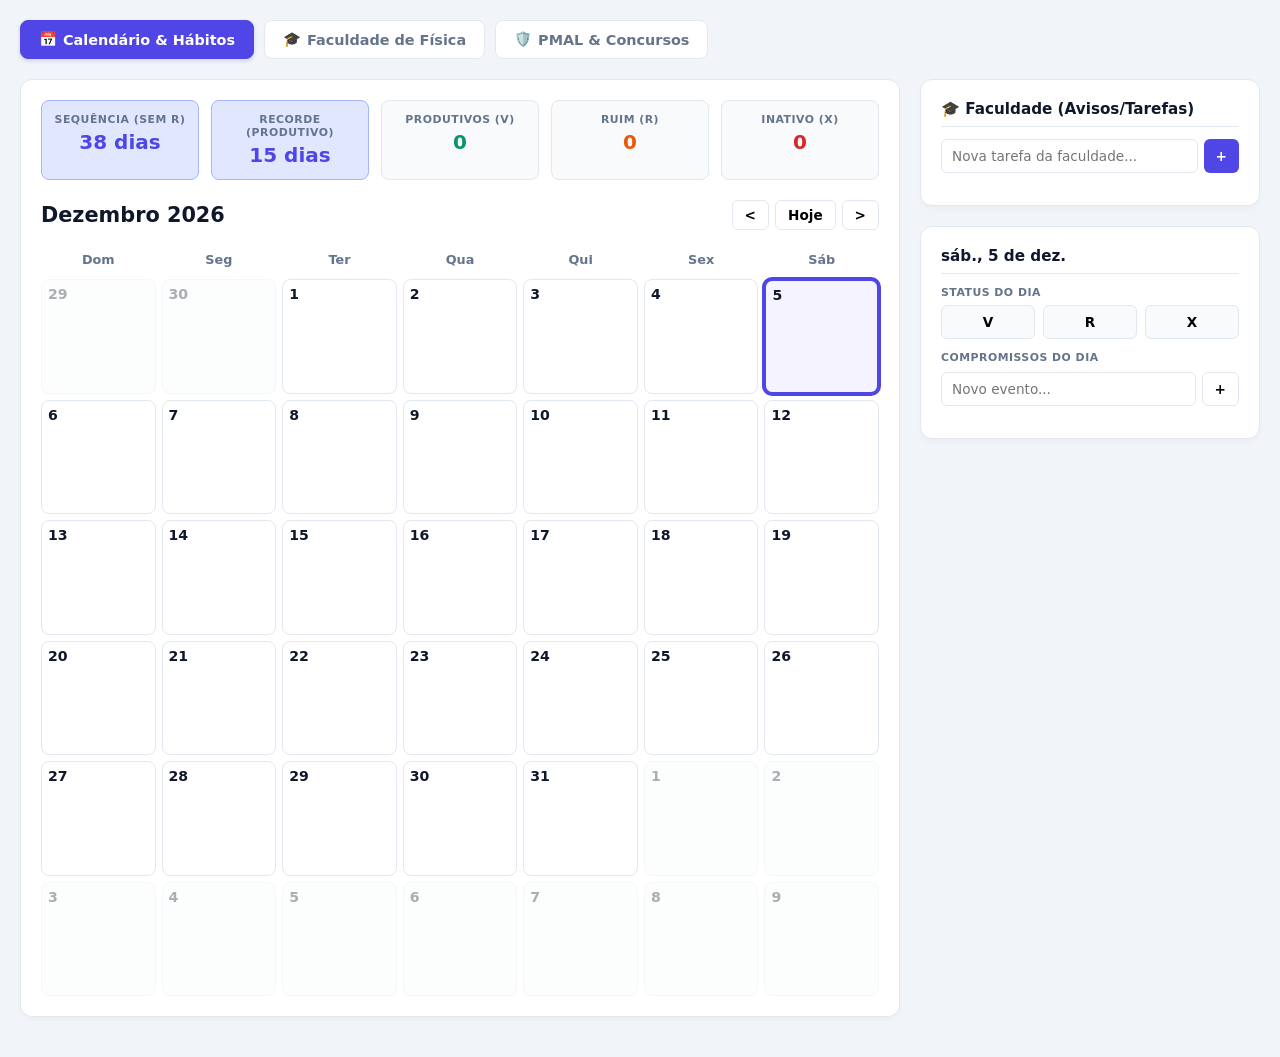
<file: historico/versoes/06-aplicativo-de-produtividade.html>
<!DOCTYPE html>
<html lang="pt-BR">
<head>
  <meta charset="UTF-8">
  <meta name="viewport" content="width=device-width, initial-scale=1.0">
  <title>Dashboard de Produtividade & Estudos</title>
  <style>
    /* ==========================================================================
       1. VARIÁVEIS DE CORES E TEMA (ESTILO DASHBOARD MODERNO)
       ========================================================================== */
    :root {
      --bg-main: #f1f5f9;          /* Fundo geral em tom cinza-azulado leve */
      --card-bg: #ffffff;          /* Fundo dos cards brancos */
      --border-color: #e2e8f0;     /* Bordas suaves */
      --text-main: #0f172a;        /* Texto principal (escuro) */
      --text-muted: #64748b;       /* Texto secundário (cinza) */
      --primary: #4f46e5;          /* Roxo/Azul de destaque */
      --primary-hover: #4338ca;

      /* Cores de Status Diário (V / R / X) */
      --color-v: #059669;          /* Verde (Produtivo) */
      --color-v-bg: #d1fae5;
      --color-v-border: #10b981;

      --color-r: #ea580c;          /* Laranja (Ruim / Desvio) */
      --color-r-bg: #ffedd5;
      --color-r-border: #f97316;

      --color-x: #dc2626;          /* Vermelho (Inativo) */
      --color-x-bg: #fee2e2;
      --color-x-border: #ef4444;

      /* Tags do Cronograma de Física */
      --tag-win: #fee2e2; --tag-win-txt: #991b1b;
      --tag-stw: #dbeafe; --tag-stw-txt: #1e40af;
      --tag-fis: #fef3c7; --tag-fis-txt: #92400e;
      --tag-aul: #f3e8ff; --tag-aul-txt: #6b21a8;
    }

    * {
      box-sizing: border-box;
      margin: 0;
      padding: 0;
      font-family: system-ui, -apple-system, BlinkMacSystemFont, 'Segoe UI', Roboto, sans-serif;
    }

    body {
      background-color: var(--bg-main);
      color: var(--text-main);
      padding: 20px;
      min-height: 100vh;
    }

    .app-container {
      max-width: 1250px;
      margin: 0 auto;
    }

    /* ==========================================================================
       2. BARRA DE NAVEGAÇÃO DE ABAS
       ========================================================================== */
    .tabs-header {
      display: flex;
      gap: 10px;
      margin-bottom: 20px;
    }

    .tab-btn {
      background: #ffffff;
      border: 1px solid var(--border-color);
      padding: 10px 18px;
      border-radius: 8px;
      font-weight: 700;
      font-size: 0.9rem;
      color: var(--text-muted);
      cursor: pointer;
      transition: all 0.2s ease;
      display: flex;
      align-items: center;
      gap: 6px;
    }

    .tab-btn:hover {
      background: #f8fafc;
      color: var(--text-main);
    }

    .tab-btn.active {
      background: var(--primary);
      color: #ffffff;
      border-color: var(--primary);
      box-shadow: 0 2px 4px rgba(79, 70, 229, 0.2);
    }

    .tab-content {
      display: none;
    }

    .tab-content.active {
      display: block;
    }

    /* ==========================================================================
       3. ESTRUTURA DOS CARDS DE CONTEÚDO (DASHBOARD)
       ========================================================================== */
    .card {
      background: var(--card-bg);
      border: 1px solid var(--border-color);
      border-radius: 12px;
      padding: 20px;
      box-shadow: 0 4px 6px -1px rgba(0, 0, 0, 0.03);
      margin-bottom: 20px;
    }

    /* Grid do Calendário + Painel Lateral */
    .calendar-layout {
      display: grid;
      grid-template-columns: 1fr 340px;
      gap: 20px;
    }

    @media (max-width: 900px) {
      .calendar-layout { grid-template-columns: 1fr; }
    }

    /* Cards de Estatísticas no Topo */
    .stats-grid {
      display: grid;
      grid-template-columns: repeat(auto-fit, minmax(110px, 1fr));
      gap: 12px;
      margin-bottom: 20px;
    }

    .stat-card {
      background: #f8fafc;
      border: 1px solid var(--border-color);
      border-radius: 8px;
      padding: 12px 10px;
      text-align: center;
    }

    .stat-card.highlight {
      background: #e0e7ff;
      border-color: #a5b4fc;
    }

    .stat-value {
      font-size: 1.25rem;
      font-weight: 800;
      margin-top: 4px;
    }

    .stat-label {
      font-size: 0.68rem;
      color: var(--text-muted);
      text-transform: uppercase;
      font-weight: 700;
      letter-spacing: 0.5px;
    }

    /* Navegação do Mês */
    .calendar-nav {
      display: flex;
      justify-content: space-between;
      align-items: center;
      margin-bottom: 16px;
    }

    .month-title {
      font-size: 1.3rem;
      font-weight: 800;
    }

    .btn {
      background: #ffffff;
      border: 1px solid var(--border-color);
      padding: 6px 12px;
      border-radius: 6px;
      cursor: pointer;
      font-weight: 700;
      font-size: 0.85rem;
      transition: all 0.2s;
    }

    .btn:hover { background: #f1f5f9; }
    .btn-primary { background: var(--primary); color: #fff; border: none; }
    .btn-primary:hover { background: var(--primary-hover); }

    /* Grid dos Dias do Mês */
    .calendar-grid {
      display: grid;
      grid-template-columns: repeat(7, 1fr);
      gap: 6px;
    }

    .weekday {
      text-align: center;
      font-size: 0.8rem;
      font-weight: 700;
      color: var(--text-muted);
      padding: 6px 0;
    }

    .day-cell {
      aspect-ratio: 1;
      min-height: 75px;
      background: #ffffff;
      border: 1px solid var(--border-color);
      border-radius: 8px;
      padding: 6px;
      display: flex;
      flex-direction: column;
      justify-content: space-between;
      cursor: pointer;
      transition: all 0.15s ease;
    }

    .day-cell:hover { border-color: var(--text-muted); background: #f8fafc; }
    .day-cell.other-month { opacity: 0.35; background: #f8fafc; }
    .day-cell.today { border: 2px solid var(--primary); background: #f5f3ff; }
    .day-cell.selected { box-shadow: 0 0 0 2px var(--primary); }

    .day-header { display: flex; justify-content: space-between; align-items: center; }
    .day-num { font-size: 0.88rem; font-weight: 800; }

    .badge-group { display: flex; gap: 3px; flex-wrap: wrap; margin-top: 4px; }
    .badge { font-size: 0.65rem; font-weight: 800; padding: 2px 5px; border-radius: 4px; }
    .badge-v { background: var(--color-v-bg); color: var(--color-v); border: 1px solid var(--color-v-border); }
    .badge-r { background: var(--color-r-bg); color: var(--color-r); border: 1px solid var(--color-r-border); }
    .badge-x { background: var(--color-x-bg); color: var(--color-x); border: 1px solid var(--color-x-border); }

    .agenda-flag {
      font-size: 0.65rem;
      background: #dbeafe;
      color: #1d4ed8;
      border: 1px solid #3b82f6;
      padding: 1px 4px;
      border-radius: 10px;
      font-weight: 700;
    }

    /* Painel Lateral */
    .sidebar-title {
      font-size: 0.95rem;
      font-weight: 700;
      padding-bottom: 8px;
      border-bottom: 1px solid var(--border-color);
      margin-bottom: 12px;
      display: flex;
      align-items: center;
      gap: 6px;
    }

    .toggle-group { display: flex; gap: 8px; margin-top: 6px; }
    .toggle-btn {
      flex: 1; padding: 8px; border-radius: 6px; border: 1px solid var(--border-color);
      background: #f8fafc; font-weight: 800; font-size: 0.85rem; cursor: pointer; text-align: center;
    }
    .toggle-btn.active-v { background: var(--color-v-bg); color: var(--color-v); border-color: var(--color-v-border); }
    .toggle-btn.active-r { background: var(--color-r-bg); color: var(--color-r); border-color: var(--color-r-border); }
    .toggle-btn.active-x { background: var(--color-x-bg); color: var(--color-x); border-color: var(--color-x-border); }

    .input-row { display: flex; gap: 6px; margin-top: 8px; margin-bottom: 12px; }
    .input-field {
      flex: 1; padding: 8px 10px; border: 1px solid var(--border-color);
      border-radius: 6px; font-size: 0.85rem; outline: none;
    }
    .input-field:focus { border-color: var(--primary); }

    .item-list { list-style: none; display: flex; flex-direction: column; gap: 6px; max-height: 220px; overflow-y: auto; }
    .item-card {
      background: #f8fafc; border: 1px solid var(--border-color);
      padding: 8px 10px; border-radius: 6px; font-size: 0.85rem;
      display: flex; justify-content: space-between; align-items: center;
    }
    .item-card button { background: none; border: none; color: var(--color-x); cursor: pointer; font-weight: bold; }

    /* ==========================================================================
       4. TABELAS E CARDS DA GRADUAÇÃO E CONCURSOS
       ========================================================================== */
    .progress-bar-bg { width: 100%; height: 10px; background: var(--border-color); border-radius: 999px; overflow: hidden; margin: 10px 0 20px; }
    .progress-bar-fill { height: 100%; width: 0%; background: var(--primary); transition: width 0.3s; }

    .table-responsive { overflow-x: auto; }
    table { width: 100%; border-collapse: collapse; text-align: left; font-size: 0.85rem; }
    th { background: #f8fafc; padding: 10px; border-bottom: 1px solid var(--border-color); color: var(--text-muted); font-weight: 700; }
    td { padding: 12px 10px; border-bottom: 1px solid var(--border-color); vertical-align: top; }

    .tag { display: inline-block; font-size: 0.68rem; font-weight: 800; padding: 2px 6px; border-radius: 4px; margin-bottom: 4px; text-transform: uppercase; }
    .tag-win { background: var(--tag-win); color: var(--tag-win-txt); }
    .tag-stw { background: var(--tag-stw); color: var(--tag-stw-txt); }
    .tag-fis { background: var(--tag-fis); color: var(--tag-fis-txt); }
    .tag-aul { background: var(--tag-aul); color: var(--tag-aul-txt); }

    .task-check { display: flex; align-items: flex-start; gap: 6px; margin-bottom: 4px; cursor: pointer; font-size: 0.82rem; }
    .task-check input { margin-top: 2px; }
    .task-check input:checked + span { text-decoration: line-through; color: var(--text-muted); opacity: 0.7; }
  </style>
</head>
<body>

  <div class="app-container">
    
    <!-- BARRA DE NAVEGAÇÃO ENTRE ABAS -->
    <div class="tabs-header">
      <button class="tab-btn active" onclick="switchTab('tab-calendario', this)">
        <span>📅</span> Calendário & Hábitos
      </button>
      <button class="tab-btn" onclick="switchTab('tab-fisica', this)">
        <span>🎓</span> Faculdade de Física
      </button>
      <button class="tab-btn" onclick="switchTab('tab-pmal', this)">
        <span>🛡️</span> PMAL & Concursos
      </button>
    </div>

    <!-- ==========================================================================
       ABA 1: CALENDÁRIO DE PRODUTIVIDADE
       ========================================================================== -->
    <div id="tab-calendario" class="tab-content active">
      <div class="calendar-layout">
        
        <!-- CARD DA ESQUERDA: GRID DO MÊS E ESTATÍSTICAS -->
        <div class="card">
          <div class="stats-grid">
            <div class="stat-card highlight">
              <div class="stat-label">Sequência (Sem R)</div>
              <div class="stat-value" id="streak-val" style="color: var(--primary);">0 dias</div>
            </div>
            <div class="stat-card highlight">
              <div class="stat-label">Recorde (Produtivo)</div>
              <div class="stat-value" id="record-val" style="color: var(--primary);">0 dias</div>
            </div>
            <div class="stat-card">
              <div class="stat-label">Produtivos (V)</div>
              <div class="stat-value" id="count-v" style="color: var(--color-v);">0</div>
            </div>
            <div class="stat-card">
              <div class="stat-label">Ruim (R)</div>
              <div class="stat-value" id="count-r" style="color: var(--color-r);">0</div>
            </div>
            <div class="stat-card">
              <div class="stat-label">Inativo (X)</div>
              <div class="stat-value" id="count-x" style="color: var(--color-x);">0</div>
            </div>
          </div>

          <div class="calendar-nav">
            <div class="month-title" id="month-year-display">--</div>
            <div style="display: flex; gap: 6px;">
              <button class="btn" id="prev-btn">&lt;</button>
              <button class="btn" id="today-btn">Hoje</button>
              <button class="btn" id="next-btn">&gt;</button>
            </div>
          </div>

          <div class="calendar-grid" id="calendar-grid"></div>
        </div>

        <!-- CARD DA DIREITA: PAINEL LATERAL DE STATUS E TAREFAS -->
        <div>
          <div class="card">
            <div class="sidebar-title">🎓 Faculdade (Avisos/Tarefas)</div>
            <div class="input-row">
              <input type="text" id="uni-input" class="input-field" placeholder="Nova tarefa da faculdade...">
              <button class="btn btn-primary" onclick="addUniTask()">+</button>
            </div>
            <ul class="item-list" id="uni-list"></ul>
          </div>

          <div class="card">
            <div class="sidebar-title" id="selected-date-display">Selecione um dia</div>
            
            <div style="margin-bottom: 12px;">
              <div class="stat-label" style="margin-bottom: 4px;">Status do Dia</div>
              <div class="toggle-group">
                <button class="toggle-btn" id="btn-v" onclick="toggleStatus('v')">V</button>
                <button class="toggle-btn" id="btn-r" onclick="toggleStatus('r')">R</button>
                <button class="toggle-btn" id="btn-x" onclick="toggleStatus('x')">X</button>
              </div>
            </div>

            <div>
              <div class="stat-label" style="margin-bottom: 4px;">Compromissos do Dia</div>
              <div class="input-row">
                <input type="text" id="event-input" class="input-field" placeholder="Novo evento...">
                <button class="btn" onclick="addEvent()">+</button>
              </div>
              <ul class="item-list" id="event-list"></ul>
            </div>
          </div>
        </div>

      </div>
    </div>

    <!-- ==========================================================================
       ABA 2: GRADUAÇÃO EM FÍSICA
       ========================================================================== -->
    <div id="tab-fisica" class="tab-content">
      <div class="card">
        <div style="display: flex; justify-content: space-between; align-items: center;">
          <h2>Graduação em Física — Checklist Semanal</h2>
          <span id="physics-progress-text" style="font-weight: 700; color: var(--primary);">0% concluído</span>
        </div>
        <div class="progress-bar-bg">
          <div class="progress-bar-fill" id="physics-progress-bar"></div>
        </div>

        <div class="table-responsive">
          <table>
            <thead>
              <tr>
                <th>Dia</th>
                <th>Aquecimento Pré-Aula</th>
                <th>Bloco Base / Stewart</th>
                <th>Estudo Passivo</th>
                <th>Aulas Presenciais</th>
              </tr>
            </thead>
            <tbody>
              <tr>
                <td><strong>Segunda</strong></td>
                <td>
                  <span class="tag tag-win">Winterle (GA)</span>
                  <label class="task-check"><input type="checkbox" id="phy_seg_1" onchange="saveChecklist()"><span>Vetores: tratamento geométrico</span></label>
                  <label class="task-check"><input type="checkbox" id="phy_seg_2" onchange="saveChecklist()"><span>Vetores: tratamento algébrico</span></label>
                </td>
                <td>
                  <span class="tag tag-stw">Stewart (Geometria)</span>
                  <label class="task-check"><input type="checkbox" id="phy_seg_3" onchange="saveChecklist()"><span>Apêndices B e C</span></label>
                </td>
                <td>
                  <span class="tag tag-fis">Mannarino</span>
                  <label class="task-check"><input type="checkbox" id="phy_seg_4" onchange="saveChecklist()"><span>Física do Zero + Exercícios</span></label>
                </td>
                <td>
                  <span class="tag tag-aul">18:00 – 22:30</span><br>Geometria Analítica
                </td>
              </tr>
              <tr>
                <td><strong>Terça</strong></td>
                <td>
                  <span class="tag tag-win">Winterle (GA)</span>
                  <label class="task-check"><input type="checkbox" id="phy_ter_1" onchange="saveChecklist()"><span>Produto Escalar e Projeção</span></label>
                </td>
                <td>
                  <span class="tag tag-stw">Stewart (Álgebra)</span>
                  <label class="task-check"><input type="checkbox" id="phy_ter_2" onchange="saveChecklist()"><span>Fatoração e Apêndice A</span></label>
                </td>
                <td>
                  <span class="tag tag-fis">Mannarino</span>
                  <label class="task-check"><input type="checkbox" id="phy_ter_3" onchange="saveChecklist()"><span>Aulas + Questões</span></label>
                </td>
                <td>
                  <span class="tag tag-aul">18:00 – 22:30</span><br>Psicologia da Educação
                </td>
              </tr>
              <tr>
                <td><strong>Quarta</strong></td>
                <td>
                  <span class="tag tag-win">Química</span>
                  <label class="task-check"><input type="checkbox" id="phy_qua_1" onchange="saveChecklist()"><span>Estrutura Atômica e Tabela</span></label>
                </td>
                <td>
                  <span class="tag tag-stw">Stewart (Funções)</span>
                  <label class="task-check"><input type="checkbox" id="phy_qua_2" onchange="saveChecklist()"><span>Domínio e Inversas</span></label>
                </td>
                <td>
                  <span class="tag tag-fis">Mannarino</span>
                  <label class="task-check"><input type="checkbox" id="phy_qua_3" onchange="saveChecklist()"><span>Vídeos livres</span></label>
                </td>
                <td>
                  <span class="tag tag-aul">19:00 – 22:30</span><br>Diversidade & Química Geral
                </td>
              </tr>
            </tbody>
          </table>
        </div>
      </div>
    </div>

    <!-- ==========================================================================
       ABA 3: PMAL & CONCURSOS
       ========================================================================== -->
    <div id="tab-pmal" class="tab-content">
      <div class="card">
        <h2>PMAL — Reta Final Minimalista</h2>
        <p style="color: var(--text-muted); font-size: 0.9rem; margin-top: 4px; margin-bottom: 16px;">
          Foco exclusivo nas matérias curinga (Português, Exatas e Informática) para conciliar com a faculdade.
        </p>

        <div style="display: grid; grid-template-columns: repeat(auto-fit, minmax(280px, 1fr)); gap: 16px;">
          <div style="background: #f8fafc; border: 1px solid var(--border-color); padding: 14px; border-radius: 8px;">
            <h4 style="margin-bottom: 8px; color: var(--primary);">Língua Portuguesa (Curinga)</h4>
            <label class="task-check"><input type="checkbox" id="pmal_por_1" onchange="saveChecklist()"><span>Interpretação e Tipos de Textos</span></label>
            <label class="task-check"><input type="checkbox" id="pmal_por_2" onchange="saveChecklist()"><span>Ortografia Oficial e Acentuação</span></label>
            <label class="task-check"><input type="checkbox" id="pmal_por_3" onchange="saveChecklist()"><span>Sintaxe, Crase e Pontuação</span></label>
          </div>

          <div style="background: #f8fafc; border: 1px solid var(--border-color); padding: 14px; border-radius: 8px;">
            <h4 style="margin-bottom: 8px; color: var(--primary);">Matemática & RLM</h4>
            <label class="task-check"><input type="checkbox" id="pmal_mat_1" onchange="saveChecklist()"><span>Razão, Proporção e Regra de Três</span></label>
            <label class="task-check"><input type="checkbox" id="pmal_mat_2" onchange="saveChecklist()"><span>Porcentagem e Juros Simples</span></label>
          </div>

          <div style="background: #f8fafc; border: 1px solid var(--border-color); padding: 14px; border-radius: 8px;">
            <h4 style="margin-bottom: 8px; color: var(--primary);">Noções de Informática</h4>
            <label class="task-check"><input type="checkbox" id="pmal_inf_1" onchange="saveChecklist()"><span>Windows e Gerenciamento de Arquivos</span></label>
            <label class="task-check"><input type="checkbox" id="pmal_inf_2" onchange="saveChecklist()"><span>Segurança da Informação e Nuvem</span></label>
          </div>
        </div>
      </div>
    </div>

  </div>

  <!-- ==========================================================================
     5. LÓGICA JAVASCRIPT CENTRALIZADA
     ========================================================================== -->
  <script>
    const MONTH_NAMES = ["Janeiro", "Fevereiro", "Março", "Abril", "Maio", "Junho", "Julho", "Agosto", "Setembro", "Outubro", "Novembro", "Dezembro"];
    
    let currentDate = new Date();
    let selectedDateStr = formatDateKey(new Date());

    let appData = JSON.parse(localStorage.getItem('cal_prod_data')) || {};
    let uniTasks = JSON.parse(localStorage.getItem('cal_uni_tasks')) || [];
    let savedChecklists = JSON.parse(localStorage.getItem('saved_checklists')) || {};

    // Dados Iniciais da Imagem 2
    const initialImageData = {
      "2026-09-28": { v: true, r: false, x: false },
      "2026-09-29": { v: false, r: true, x: false },
      "2026-09-30": { v: true, r: false, x: false },
      "2026-10-01": { v: true, r: false, x: false },
      "2026-10-02": { v: true, r: false, x: false },
      "2026-10-03": { v: false, r: false, x: true },
      "2026-10-04": { v: false, r: false, x: true },
      "2026-10-05": { v: true, r: false, x: false },
      "2026-10-06": { v: true, r: false, x: false },
      "2026-10-07": { v: true, r: false, x: false },
      "2026-10-08": { v: false, r: false, x: true },
      "2026-10-09": { v: true, r: false, x: false },
      "2026-10-10": { v: false, r: false, x: true },
      "2026-10-11": { v: false, r: false, x: true },
      "2026-10-12": { v: false, r: false, x: true },
      "2026-10-13": { v: true, r: false, x: false },
      "2026-10-14": { v: false, r: false, x: true },
      "2026-10-15": { v: true, r: false, x: false },
      "2026-10-16": { v: true, r: false, x: false },
      "2026-10-17": { v: true, r: false, x: false },
      "2026-10-18": { v: false, r: false, x: true },
      "2026-10-19": { v: true, r: false, x: false },
      "2026-10-20": { v: true, r: false, x: false },
      "2026-10-21": { v: true, r: false, x: false },
      "2026-10-22": { v: true, r: false, x: false },
      "2026-10-23": { v: false, r: true, x: true },
      "2026-10-24": { v: false, r: false, x: true },
      "2026-10-25": { v: false, r: false, x: true },
      "2026-10-26": { v: false, r: false, x: true, events: ["Agenda"] },
      "2026-10-27": { v: false, r: true, x: true },
      "2026-10-28": { v: false, r: true, x: false },
      "2026-10-29": { v: true, r: false, x: false },
      "2026-10-30": { v: true, r: false, x: false },
      "2026-10-31": { v: true, r: false, x: false }
    };

    function formatDateKey(date) {
      const y = date.getFullYear();
      const m = String(date.getMonth() + 1).padStart(2, '0');
      const d = String(date.getDate()).padStart(2, '0');
      return `${y}-${m}-${d}`;
    }

    function switchTab(tabId, btn) {
      document.querySelectorAll('.tab-content').forEach(tc => tc.classList.remove('active'));
      document.querySelectorAll('.tab-btn').forEach(tb => tb.classList.remove('active'));
      document.getElementById(tabId).classList.add('active');
      btn.classList.add('active');
    }

    function calculateStreaks() {
      const allKeys = Object.keys(appData).sort();
      let currentStreak = 0;
      let maxStreak = 0;
      let tempMaxStreak = 0;

      if (allKeys.length === 0) return { currentStreak: 0, maxStreak: 0 };

      const minDate = new Date(allKeys[0] + 'T00:00:00');
      const maxDate = new Date();
      let checkDate = new Date(minDate);

      let tempCurrentStreak = 0;

      while (checkDate <= maxDate) {
        const key = formatDateKey(checkDate);
        const dayData = appData[key];

        // 1. Lógica da Sequência Atual: zera se tiver 'R'
        if (dayData && dayData.r) {
          tempCurrentStreak = 0;
        } else {
          tempCurrentStreak++;
        }

        // 2. Lógica do Recorde Histórico: só acumula se for 'V' E NÃO for 'R'
        if (dayData && dayData.v && !dayData.r) {
          tempMaxStreak++;
          if (tempMaxStreak > maxStreak) {
            maxStreak = tempMaxStreak;
          }
        } else if (dayData && dayData.r) {
          tempMaxStreak = 0;
        }

        checkDate.setDate(checkDate.getDate() + 1);
      }

      currentStreak = tempCurrentStreak;
      return { currentStreak, maxStreak };
    }

    function init() {
      for (const [key, val] of Object.entries(initialImageData)) {
        if (!appData[key]) appData[key] = val;
      }
      setupCalendarEvents();
      renderCalendar();
      updateSidePanel();
      renderUniTasks();
      loadChecklists();
    }

    function setupCalendarEvents() {
      document.getElementById('prev-btn').onclick = () => { currentDate.setMonth(currentDate.getMonth() - 1); renderCalendar(); };
      document.getElementById('next-btn').onclick = () => { currentDate.setMonth(currentDate.getMonth() + 1); renderCalendar(); };
      document.getElementById('today-btn').onclick = () => { currentDate = new Date(); selectedDateStr = formatDateKey(new Date()); renderCalendar(); updateSidePanel(); };
    }

    function renderCalendar() {
      const year = currentDate.getFullYear();
      const month = currentDate.getMonth();
      document.getElementById('month-year-display').textContent = `${MONTH_NAMES[month]} ${year}`;

      const grid = document.getElementById('calendar-grid');
      grid.innerHTML = `
        <div class="weekday">Dom</div><div class="weekday">Seg</div><div class="weekday">Ter</div>
        <div class="weekday">Qua</div><div class="weekday">Qui</div><div class="weekday">Sex</div><div class="weekday">Sáb</div>
      `;

      const firstDay = new Date(year, month, 1).getDay();
      const totalDays = new Date(year, month + 1, 0).getDate();
      const prevLastDay = new Date(year, month, 0).getDate();

      let countV = 0, countR = 0, countX = 0;

      for (let i = firstDay - 1; i >= 0; i--) {
        grid.appendChild(createCell(new Date(year, month - 1, prevLastDay - i), true));
      }

      for (let day = 1; day <= totalDays; day++) {
        const cellDate = new Date(year, month, day);
        const key = formatDateKey(cellDate);
        const data = appData[key];
        if (data) {
          if (data.v) countV++;
          if (data.r) countR++;
          if (data.x) countX++;
        }
        grid.appendChild(createCell(cellDate, false));
      }

      const remaining = 42 - (firstDay + totalDays);
      for (let i = 1; i <= remaining; i++) {
        grid.appendChild(createCell(new Date(year, month + 1, i), true));
      }

      document.getElementById('count-v').textContent = countV;
      document.getElementById('count-r').textContent = countR;
      document.getElementById('count-x').textContent = countX;

      const streaks = calculateStreaks();
      document.getElementById('streak-val').textContent = `${streaks.currentStreak} dia${streaks.currentStreak !== 1 ? 's' : ''}`;
      document.getElementById('record-val').textContent = `${streaks.maxStreak} dia${streaks.maxStreak !== 1 ? 's' : ''}`;
    }

    function createCell(date, isOther) {
      const cell = document.createElement('div');
      cell.className = `day-cell ${isOther ? 'other-month' : ''}`;
      const key = formatDateKey(date);

      if (key === formatDateKey(new Date())) cell.classList.add('today');
      if (key === selectedDateStr) cell.classList.add('selected');

      const data = appData[key];

      const header = document.createElement('div');
      header.className = 'day-header';
      header.innerHTML = `<span class="day-num">${date.getDate()}</span>`;

      if (data && data.events && data.events.length > 0) {
        header.innerHTML += `<span class="agenda-flag">• Agenda</span>`;
      }
      cell.appendChild(header);

      if (data) {
        const bg = document.createElement('div');
        bg.className = 'badge-group';
        if (data.v) bg.innerHTML += `<span class="badge badge-v">V</span>`;
        if (data.r) bg.innerHTML += `<span class="badge badge-r">R</span>`;
        if (data.x) bg.innerHTML += `<span class="badge badge-x">X</span>`;
        cell.appendChild(bg);
      }

      cell.onclick = () => {
        selectedDateStr = key;
        renderCalendar();
        updateSidePanel();
      };
      return cell;
    }

    function toggleStatus(type) {
      if (!appData[selectedDateStr]) appData[selectedDateStr] = { v: false, r: false, x: false, events: [] };
      appData[selectedDateStr][type] = !appData[selectedDateStr][type];
      localStorage.setItem('cal_prod_data', JSON.stringify(appData));
      renderCalendar();
      updateSidePanel();
    }

    function updateSidePanel() {
      const parts = selectedDateStr.split('-');
      const d = new Date(parts[0], parts[1] - 1, parts[2]);
      document.getElementById('selected-date-display').textContent = d.toLocaleDateString('pt-BR', { weekday: 'short', day: 'numeric', month: 'short' });

      const data = appData[selectedDateStr] || { v: false, r: false, x: false, events: [] };
      document.getElementById('btn-v').className = `toggle-btn ${data.v ? 'active-v' : ''}`;
      document.getElementById('btn-r').className = `toggle-btn ${data.r ? 'active-r' : ''}`;
      document.getElementById('btn-x').className = `toggle-btn ${data.x ? 'active-x' : ''}`;

      const list = document.getElementById('event-list');
      list.innerHTML = '';
      (data.events || []).forEach((evt, idx) => {
        list.innerHTML += `<li class="item-card"><span>${evt}</span><button onclick="removeEvent(${idx})">&times;</button></li>`;
      });
    }

    function addEvent() {
      const inp = document.getElementById('event-input');
      if (!inp.value.trim()) return;
      if (!appData[selectedDateStr]) appData[selectedDateStr] = { v: false, r: false, x: false, events: [] };
      if (!appData[selectedDateStr].events) appData[selectedDateStr].events = [];
      appData[selectedDateStr].events.push(inp.value.trim());
      inp.value = '';
      localStorage.setItem('cal_prod_data', JSON.stringify(appData));
      renderCalendar();
      updateSidePanel();
    }

    function removeEvent(idx) {
      appData[selectedDateStr].events.splice(idx, 1);
      localStorage.setItem('cal_prod_data', JSON.stringify(appData));
      renderCalendar();
      updateSidePanel();
    }

    function addUniTask() {
      const inp = document.getElementById('uni-input');
      if (!inp.value.trim()) return;
      uniTasks.push(inp.value.trim());
      inp.value = '';
      localStorage.setItem('cal_uni_tasks', JSON.stringify(uniTasks));
      renderUniTasks();
    }

    function removeUniTask(idx) {
      uniTasks.splice(idx, 1);
      localStorage.setItem('cal_uni_tasks', JSON.stringify(uniTasks));
      renderUniTasks();
    }

    function renderUniTasks() {
      const list = document.getElementById('uni-list');
      list.innerHTML = '';
      uniTasks.forEach((t, idx) => {
        list.innerHTML += `<li class="item-card"><span>${t}</span><button onclick="removeUniTask(${idx})">&times;</button></li>`;
      });
    }

    function saveChecklist() {
      const checks = document.querySelectorAll('#tab-fisica input[type="checkbox"], #tab-pmal input[type="checkbox"]');
      checks.forEach(c => savedChecklists[c.id] = c.checked);
      localStorage.setItem('saved_checklists', JSON.stringify(savedChecklists));
      updatePhysicsProgress();
    }

    function loadChecklists() {
      Object.keys(savedChecklists).forEach(id => {
        const el = document.getElementById(id);
        if (el) el.checked = savedChecklists[id];
      });
      updatePhysicsProgress();
    }

    function updatePhysicsProgress() {
      const checks = document.querySelectorAll('#tab-fisica input[type="checkbox"]');
      const total = checks.length;
      const checked = Array.from(checks).filter(c => c.checked).length;
      const pct = total > 0 ? Math.round((checked / total) * 100) : 0;
      document.getElementById('physics-progress-bar').style.width = `${pct}%`;
      document.getElementById('physics-progress-text').textContent = `${pct}% concluído (${checked}/${total})`;
    }

    init();
  </script>
</body>
</html>
</file>
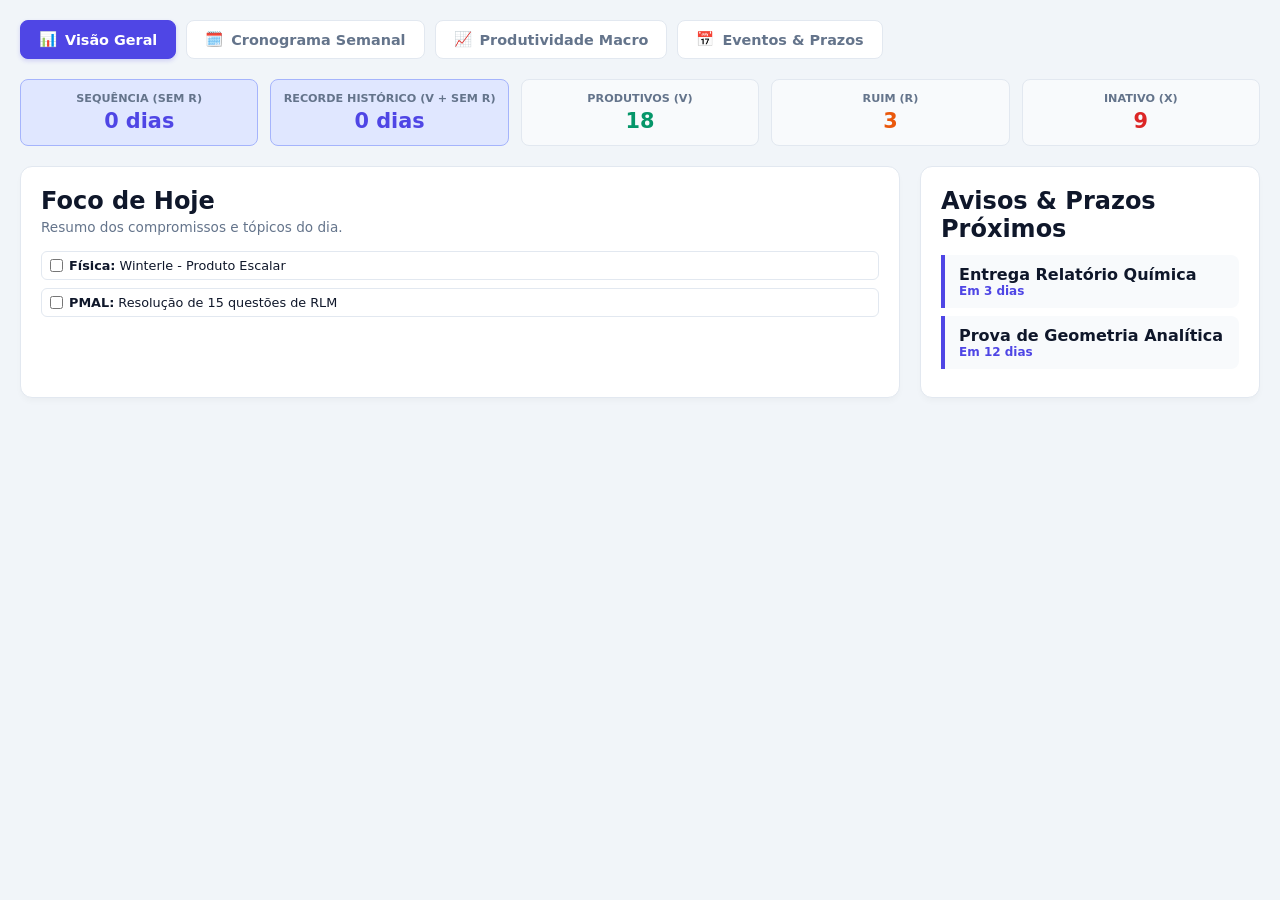
<file: historico/versoes/07-piloto-v4.html>
<!DOCTYPE html>
<html lang="pt-BR">
<head>
  <meta charset="UTF-8">
  <meta name="viewport" content="width=device-width, initial-scale=1.0">
  <title>Dashboard de Produtividade - Piloto V4</title>
  <style>
    /* ==========================================================================
       1. VARIÁVEIS DE CORES E TEMA
       ========================================================================== */
    :root {
      --bg-main: #f1f5f9;
      --card-bg: #ffffff;
      --border-color: #e2e8f0;
      --text-main: #0f172a;
      --text-muted: #64748b;
      --primary: #4f46e5;
      --primary-hover: #4338ca;

      /* Cores de Status Diário (V / R / X) */
      --color-v: #059669;
      --color-v-bg: #d1fae5;
      --color-v-border: #10b981;

      --color-r: #ea580c;
      --color-r-bg: #ffedd5;
      --color-r-border: #f97316;

      --color-x: #dc2626;
      --color-x-bg: #fee2e2;
      --color-x-border: #ef4444;

      /* Tags */
      --tag-fisica: #dbeafe;
      --tag-fisica-txt: #1e40af;
      --tag-pmal: #fef3c7;
      --tag-pmal-txt: #92400e;
    }

    * {
      box-sizing: border-box;
      margin: 0;
      padding: 0;
      font-family: system-ui, -apple-system, BlinkMacSystemFont, 'Segoe UI', Roboto, sans-serif;
    }

    body {
      background-color: var(--bg-main);
      color: var(--text-main);
      padding: 20px;
      min-height: 100vh;
    }

    .app-container {
      max-width: 1300px;
      margin: 0 auto;
    }

    /* ==========================================================================
       2. NAVEGAÇÃO POR ABAS
       ========================================================================== */
    .tabs-header {
      display: flex;
      gap: 10px;
      margin-bottom: 20px;
      flex-wrap: wrap;
    }

    .tab-btn {
      background: #ffffff;
      border: 1px solid var(--border-color);
      padding: 10px 18px;
      border-radius: 8px;
      font-weight: 700;
      font-size: 0.9rem;
      color: var(--text-muted);
      cursor: pointer;
      transition: all 0.2s ease;
      display: flex;
      align-items: center;
      gap: 8px;
    }

    .tab-btn:hover {
      background: #f8fafc;
      color: var(--text-main);
    }

    .tab-btn.active {
      background: var(--primary);
      color: #ffffff;
      border-color: var(--primary);
      box-shadow: 0 2px 4px rgba(79, 70, 229, 0.2);
    }

    .tab-content {
      display: none;
    }

    .tab-content.active {
      display: block;
    }

    /* ==========================================================================
       3. CARDS E COMPONENTES GERAIS
       ========================================================================== */
    .card {
      background: var(--card-bg);
      border: 1px solid var(--border-color);
      border-radius: 12px;
      padding: 20px;
      box-shadow: 0 4px 6px -1px rgba(0, 0, 0, 0.03);
      margin-bottom: 20px;
    }

    .stats-grid {
      display: grid;
      grid-template-columns: repeat(auto-fit, minmax(140px, 1fr));
      gap: 12px;
      margin-bottom: 20px;
    }

    .stat-card {
      background: #f8fafc;
      border: 1px solid var(--border-color);
      border-radius: 8px;
      padding: 12px;
      text-align: center;
    }

    .stat-card.highlight {
      background: #e0e7ff;
      border-color: #a5b4fc;
    }

    .stat-value {
      font-size: 1.3rem;
      font-weight: 800;
      margin-top: 4px;
    }

    .stat-label {
      font-size: 0.7rem;
      color: var(--text-muted);
      text-transform: uppercase;
      font-weight: 700;
    }

    .btn {
      background: #ffffff;
      border: 1px solid var(--border-color);
      padding: 6px 12px;
      border-radius: 6px;
      cursor: pointer;
      font-weight: 700;
      font-size: 0.85rem;
    }

    .btn-primary { background: var(--primary); color: #fff; border: none; }
    .btn-primary:hover { background: var(--primary-hover); }

    /* ==========================================================================
       4. ABA 1: VISÃO GERAL
       ========================================================================== */
    .geral-grid {
      display: grid;
      grid-template-columns: 1fr 340px;
      gap: 20px;
    }

    @media (max-width: 900px) {
      .geral-grid { grid-template-columns: 1fr; }
    }

    /* ==========================================================================
       5. ABA 2: VISÃO SEMANAL (COLUNAS)
       ========================================================================== */
    .weekly-grid {
      display: grid;
      grid-template-columns: repeat(auto-fit, minmax(170px, 1fr));
      gap: 12px;
    }

    .day-column {
      background: #f8fafc;
      border: 1px solid var(--border-color);
      border-radius: 8px;
      padding: 12px;
      display: flex;
      flex-direction: column;
      gap: 10px;
    }

    .day-column-header {
      font-weight: 800;
      font-size: 0.95rem;
      text-align: center;
      padding-bottom: 6px;
      border-bottom: 1px solid var(--border-color);
    }

    .section-title {
      font-size: 0.75rem;
      font-weight: 800;
      color: var(--text-muted);
      text-transform: uppercase;
      margin-top: 4px;
    }

    .editable-item {
      background: #ffffff;
      border: 1px solid var(--border-color);
      padding: 6px 8px;
      border-radius: 6px;
      font-size: 0.8rem;
      display: flex;
      align-items: center;
      gap: 6px;
    }

    .editable-item input[type="text"] {
      border: none;
      outline: none;
      width: 100%;
      font-size: 0.8rem;
      background: transparent;
    }

    /* ==========================================================================
       6. ABA 3: PRODUTIVIDADE MACRO (HABIT TRACKER)
       ========================================================================== */
    .tracker-table-container {
      overflow-x: auto;
    }

    .tracker-table {
      width: 100%;
      border-collapse: collapse;
      font-size: 0.8rem;
    }

    .tracker-table th, .tracker-table td {
      border: 1px solid var(--border-color);
      padding: 8px;
      text-align: center;
    }

    .tracker-table th:first-child, .tracker-table td:first-child {
      text-align: left;
      font-weight: 700;
      min-width: 150px;
    }

    .dot {
      width: 16px;
      height: 16px;
      border-radius: 50%;
      display: inline-block;
      cursor: pointer;
      border: 1px solid var(--border-color);
      background: #f1f5f9;
    }

    .dot.active-v { background: var(--color-v); border-color: var(--color-v-border); }
    .dot.active-r { background: var(--color-r); border-color: var(--color-r-border); }
    .dot.active-x { background: var(--color-x); border-color: var(--color-x-border); }

    /* ==========================================================================
       7. ABA 4: EVENTOS E PRAZOS
       ========================================================================== */
    .event-card {
      background: #f8fafc;
      border-left: 4px solid var(--primary);
      padding: 10px 14px;
      border-radius: 0 8px 8px 0;
      margin-bottom: 8px;
      display: flex;
      justify-content: space-between;
      align-items: center;
    }

    .event-date {
      font-size: 0.75rem;
      font-weight: 800;
      color: var(--primary);
    }
  </style>
</head>
<body>

  <div class="app-container">

    <!-- NAVEGAÇÃO DE ABAS -->
    <div class="tabs-header">
      <button class="tab-btn active" onclick="switchTab('tab-geral', this)">
        <span>📊</span> Visão Geral
      </button>
      <button class="tab-btn" onclick="switchTab('tab-semanal', this)">
        <span>🗓️</span> Cronograma Semanal
      </button>
      <button class="tab-btn" onclick="switchTab('tab-macro', this)">
        <span>📈</span> Produtividade Macro
      </button>
      <button class="tab-btn" onclick="switchTab('tab-eventos', this)">
        <span>📅</span> Eventos & Prazos
      </button>
    </div>

    <!-- ABA 1: VISÃO GERAL -->
    <div id="tab-geral" class="tab-content active">
      <div class="stats-grid">
        <div class="stat-card highlight">
          <div class="stat-label">Sequência (Sem R)</div>
          <div class="stat-value" id="geral-streak" style="color: var(--primary);">0 dias</div>
        </div>
        <div class="stat-card highlight">
          <div class="stat-label">Recorde Histórico (V + sem R)</div>
          <div class="stat-value" id="geral-record" style="color: var(--primary);">0 dias</div>
        </div>
        <div class="stat-card">
          <div class="stat-label">Produtivos (V)</div>
          <div class="stat-value" style="color: var(--color-v);">18</div>
        </div>
        <div class="stat-card">
          <div class="stat-label">Ruim (R)</div>
          <div class="stat-value" style="color: var(--color-r);">3</div>
        </div>
        <div class="stat-card">
          <div class="stat-label">Inativo (X)</div>
          <div class="stat-value" style="color: var(--color-x);">9</div>
        </div>
      </div>

      <div class="geral-grid">
        <div class="card">
          <h2>Foco de Hoje</h2>
          <p style="color: var(--text-muted); font-size: 0.85rem; margin-top: 4px; margin-bottom: 16px;">
            Resumo dos compromissos e tópicos do dia.
          </p>
          <div class="editable-item" style="margin-bottom: 8px;">
            <input type="checkbox"> <span><strong>Física:</strong> Winterle - Produto Escalar</span>
          </div>
          <div class="editable-item" style="margin-bottom: 8px;">
            <input type="checkbox"> <span><strong>PMAL:</strong> Resolução de 15 questões de RLM</span>
          </div>
        </div>

        <div class="card">
          <h2>Avisos & Prazos Próximos</h2>
          <div style="margin-top: 12px;">
            <div class="event-card">
              <div>
                <strong>Entrega Relatório Química</strong>
                <div class="event-date">Em 3 dias</div>
              </div>
            </div>
            <div class="event-card">
              <div>
                <strong>Prova de Geometria Analítica</strong>
                <div class="event-date">Em 12 dias</div>
              </div>
            </div>
          </div>
        </div>
      </div>
    </div>

    <!-- ABA 2: VISÃO SEMANAL -->
    <div id="tab-semanal" class="tab-content">
      <div class="card">
        <h2>Cronograma Semanal Editável</h2>
        <p style="color: var(--text-muted); font-size: 0.85rem; margin-bottom: 16px;">
          Aloque matérias da faculdade, tópicos do concurso e tarefas para cada dia.
        </p>

        <div class="weekly-grid">
          <!-- Segunda -->
          <div class="day-column">
            <div class="day-column-header">Segunda</div>
            <div class="section-title">Física</div>
            <div class="editable-item"><input type="checkbox"><input type="text" value="Winterle Cap 1"></div>
            <div class="section-title">Concurso</div>
            <div class="editable-item"><input type="checkbox"><input type="text" value="Português Sintaxe"></div>
          </div>
          <!-- Terça -->
          <div class="day-column">
            <div class="day-column-header">Terça</div>
            <div class="section-title">Física</div>
            <div class="editable-item"><input type="checkbox"><input type="text" value="Stewart Apêndice A"></div>
            <div class="section-title">Concurso</div>
            <div class="editable-item"><input type="checkbox"><input type="text" value="Informática Redes"></div>
          </div>
          <!-- Quarta -->
          <div class="day-column">
            <div class="day-column-header">Quarta</div>
            <div class="section-title">Física</div>
            <div class="editable-item"><input type="checkbox"><input type="text" value="Química Geral"></div>
            <div class="section-title">Concurso</div>
            <div class="editable-item"><input type="checkbox"><input type="text" value="RLM Porcentagem"></div>
          </div>
          <!-- Quinta -->
          <div class="day-column">
            <div class="day-column-header">Quinta</div>
            <div class="section-title">Física</div>
            <div class="editable-item"><input type="checkbox"><input type="text" value="Fundamentos Mat"></div>
            <div class="section-title">Concurso</div>
            <div class="editable-item"><input type="checkbox"><input type="text" value="Direito Const."></div>
          </div>
          <!-- Sexta -->
          <div class="day-column">
            <div class="day-column-header">Sexta</div>
            <div class="section-title">Física</div>
            <div class="editable-item"><input type="checkbox"><input type="text" value="Revisão Semanal"></div>
            <div class="section-title">Concurso</div>
            <div class="editable-item"><input type="checkbox"><input type="text" value="Simulado Curto"></div>
          </div>
          <!-- Sábado -->
          <div class="day-column">
            <div class="day-column-header">Sábado</div>
            <div class="section-title">Livre / Extras</div>
            <div class="editable-item"><input type="checkbox"><input type="text" value="Exercícios Stewart"></div>
          </div>
          <!-- Domingo -->
          <div class="day-column">
            <div class="day-column-header">Domingo</div>
            <div class="section-title">Descanso</div>
            <div class="editable-item"><input type="checkbox"><input type="text" value="Planejamento"></div>
          </div>
        </div>
      </div>
    </div>

    <!-- ABA 3: PRODUTIVIDADE MACRO -->
    <div id="tab-macro" class="tab-content">
      <div class="card">
        <h2>Habit Tracker & Matriz Mensal</h2>
        <p style="color: var(--text-muted); font-size: 0.85rem; margin-bottom: 16px;">
          Acompanhamento visual diário de hábitos e consistência.
        </p>

        <div class="tracker-table-container">
          <table class="tracker-table">
            <thead>
              <tr id="tracker-header">
                <th>Hábito / Meta</th>
                <!-- Gerado via JS (1 a 31) -->
              </tr>
            </thead>
            <tbody>
              <tr>
                <td>Estudo de Física</td>
                <script>
                  for(let i=1; i<=31; i++) {
                    document.write(`<td><span class="dot ${i%2===0 ? 'active-v' : ''}"></span></td>`);
                  }
                </script>
              </tr>
              <tr>
                <td>Resolução de Questões</td>
                <script>
                  for(let i=1; i<=31; i++) {
                    document.write(`<td><span class="dot ${i%3===0 ? 'active-v' : ''}"></span></td>`);
                  }
                </script>
              </tr>
              <tr>
                <td>Dia Limpo (Sem R)</td>
                <script>
                  for(let i=1; i<=31; i++) {
                    document.write(`<td><span class="dot ${i===5 || i===23 ? 'active-r' : 'active-v'}"></span></td>`);
                  }
                </script>
              </tr>
            </tbody>
          </table>
        </div>
      </div>
    </div>

    <!-- ABA 4: EVENTOS E PRAZOS -->
    <div id="tab-eventos" class="tab-content">
      <div class="card">
        <h2>Calendário de Eventos & Datas Importantes</h2>
        <div style="margin-top: 16px;">
          <div class="event-card">
            <div>
              <strong>Prova presencial de Geometria Analítica</strong>
              <div class="event-date">15 de Novembro de 2026</div>
            </div>
            <button class="btn">&times;</button>
          </div>
          <div class="event-card">
            <div>
              <strong>Inscrições PMAL</strong>
              <div class="event-date">20 de Novembro de 2026</div>
            </div>
            <button class="btn">&times;</button>
          </div>
        </div>
      </div>
    </div>

  </div>

  <script>
    function switchTab(tabId, btn) {
      document.querySelectorAll('.tab-content').forEach(tc => tc.classList.remove('active'));
      document.querySelectorAll('.tab-btn').forEach(tb => tb.classList.remove('active'));
      document.getElementById(tabId).classList.add('active');
      btn.classList.add('active');
    }

    // Gerar cabeçalho dos dias no tracker
    const headerRow = document.getElementById('tracker-header');
    for (let i = 1; i <= 31; i++) {
      const th = document.createElement('th');
      th.textContent = i;
      headerRow.appendChild(th);
    }
  </script>
</body>
</html>
</file>
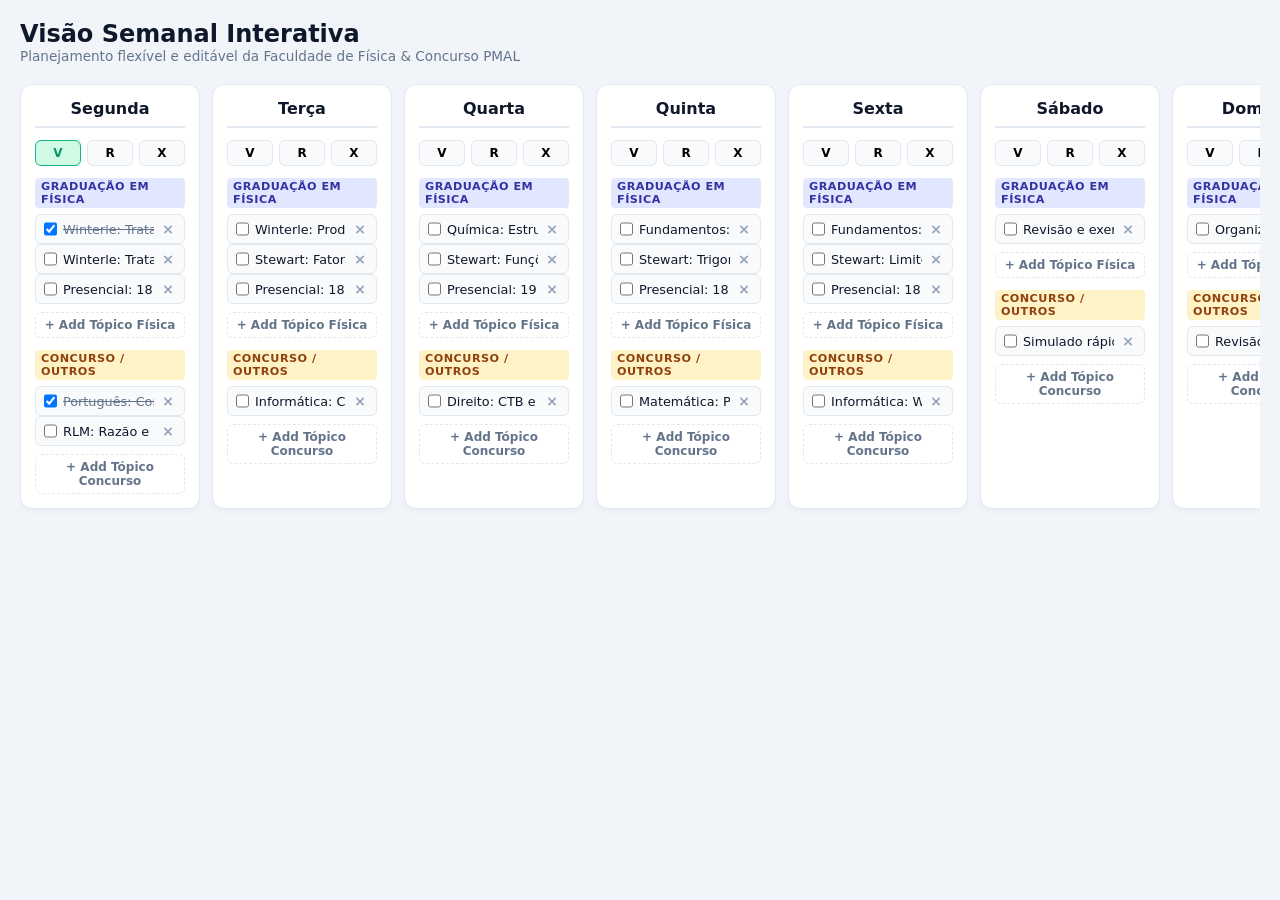
<file: historico/versoes/08-piloto-v5.html>
<!DOCTYPE html>
<html lang="pt-BR">
<head>
  <meta charset="UTF-8">
  <meta name="viewport" content="width=device-width, initial-scale=1.0">
  <title>Visão Semanal Editável - Produtividade</title>
  <style>
    :root {
      --bg-main: #f1f5f9;
      --card-bg: #ffffff;
      --border-color: #e2e8f0;
      --text-main: #0f172a;
      --text-muted: #64748b;
      --primary: #4f46e5;
      --primary-hover: #4338ca;

      --color-v: #059669;
      --color-v-bg: #d1fae5;
      --color-v-border: #10b981;

      --color-r: #ea580c;
      --color-r-bg: #ffedd5;
      --color-r-border: #f97316;

      --color-x: #dc2626;
      --color-x-bg: #fee2e2;
      --color-x-border: #ef4444;

      --tag-fisica-bg: #e0e7ff;
      --tag-fisica-txt: #3730a3;
      --tag-pmal-bg: #fef3c7;
      --tag-pmal-txt: #92400e;
    }

    * {
      box-sizing: border-box;
      margin: 0;
      padding: 0;
      font-family: system-ui, -apple-system, BlinkMacSystemFont, 'Segoe UI', Roboto, sans-serif;
    }

    body {
      background-color: var(--bg-main);
      color: var(--text-main);
      padding: 20px;
      min-height: 100vh;
    }

    .app-container {
      max-width: 1400px;
      margin: 0 auto;
    }

    .header-title {
      display: flex;
      justify-content: space-between;
      align-items: center;
      margin-bottom: 20px;
    }

    .header-title h1 {
      font-size: 1.5rem;
      font-weight: 800;
    }

    /* Grid de 7 Colunas para a Semana */
    .weekly-grid {
      display: grid;
      grid-template-columns: repeat(7, minmax(180px, 1fr));
      gap: 12px;
      overflow-x: auto;
      padding-bottom: 10px;
    }

    @media (max-width: 1100px) {
      .weekly-grid {
        grid-template-columns: repeat(auto-fit, minmax(220px, 1fr));
      }
    }

    /* Super Card do Dia */
    .day-card {
      background: var(--card-bg);
      border: 1px solid var(--border-color);
      border-radius: 12px;
      padding: 14px;
      box-shadow: 0 4px 6px -1px rgba(0, 0, 0, 0.03);
      display: flex;
      flex-direction: column;
      gap: 12px;
    }

    .day-header {
      text-align: center;
      border-bottom: 2px solid var(--border-color);
      padding-bottom: 8px;
    }

    .day-name {
      font-weight: 800;
      font-size: 1rem;
      color: var(--text-main);
    }

    .day-date {
      font-size: 0.75rem;
      color: var(--text-muted);
      font-weight: 600;
    }

    /* Botões Rápidos de Status */
    .status-group {
      display: flex;
      gap: 6px;
      justify-content: center;
    }

    .status-btn {
      flex: 1;
      padding: 5px 0;
      border-radius: 6px;
      border: 1px solid var(--border-color);
      background: #f8fafc;
      font-weight: 800;
      font-size: 0.75rem;
      cursor: pointer;
      text-align: center;
      transition: all 0.15s;
    }

    .status-btn.active-v { background: var(--color-v-bg); color: var(--color-v); border-color: var(--color-v-border); }
    .status-btn.active-r { background: var(--color-r-bg); color: var(--color-r); border-color: var(--color-r-border); }
    .status-btn.active-x { background: var(--color-x-bg); color: var(--color-x); border-color: var(--color-x-border); }

    /* Seções de Conteúdo */
    .section-block {
      display: flex;
      flex-direction: column;
      gap: 6px;
    }

    .section-label {
      font-size: 0.7rem;
      font-weight: 800;
      text-transform: uppercase;
      letter-spacing: 0.5px;
      padding: 2px 6px;
      border-radius: 4px;
      display: inline-block;
      width: fit-content;
    }

    .label-fisica { background: var(--tag-fisica-bg); color: var(--tag-fisica-txt); }
    .label-pmal { background: var(--tag-pmal-bg); color: var(--tag-pmal-txt); }

    /* Item Editável */
    .task-item {
      display: flex;
      align-items: center;
      gap: 6px;
      background: #f8fafc;
      border: 1px solid var(--border-color);
      border-radius: 6px;
      padding: 6px 8px;
    }

    .task-item input[type="checkbox"] {
      cursor: pointer;
      width: 14px;
      height: 14px;
    }

    .task-input {
      border: none;
      background: transparent;
      outline: none;
      font-size: 0.8rem;
      color: var(--text-main);
      width: 100%;
    }

    .task-item.completed .task-input {
      text-decoration: line-through;
      color: var(--text-muted);
    }

    .btn-delete {
      background: none;
      border: none;
      color: #94a3b8;
      cursor: pointer;
      font-size: 0.9rem;
      font-weight: bold;
      padding: 0 2px;
    }

    .btn-delete:hover {
      color: var(--color-x);
    }

    /* Botão de Adicionar Tópico */
    .btn-add-item {
      background: transparent;
      border: 1px dashed var(--border-color);
      border-radius: 6px;
      padding: 5px;
      font-size: 0.75rem;
      font-weight: 700;
      color: var(--text-muted);
      cursor: pointer;
      transition: all 0.2s;
      text-align: center;
      margin-top: 2px;
    }

    .btn-add-item:hover {
      border-color: var(--primary);
      color: var(--primary);
      background: #f5f3ff;
    }
  </style>
</head>
<body>

  <div class="app-container">
    <div class="header-title">
      <div>
        <h1>Visão Semanal Interativa</h1>
        <p style="color: var(--text-muted); font-size: 0.85rem;">Planejamento flexível e editável da Faculdade de Física & Concurso PMAL</p>
      </div>
    </div>

    <!-- GRID DAS 7 COLUNAS DA SEMANA -->
    <div class="weekly-grid" id="weekly-grid">
      <!-- Colunas geradas dinamicamente via JS -->
    </div>
  </div>

  <script>
    // Estrutura inicial dos 7 dias da semana
    const defaultWeekData = [
      {
        dayName: "Segunda",
        status: { v: true, r: false, x: false },
        fisica: [
          { text: "Winterle: Tratamento geométrico", done: true },
          { text: "Winterle: Tratamento algébrico", done: false },
          { text: "Presencial: 18:00 - Geometria Analítica", done: false }
        ],
        pmal: [
          { text: "Português: Compreensão de Textos", done: true },
          { text: "RLM: Razão e Proporção", done: false }
        ]
      },
      {
        dayName: "Terça",
        status: { v: false, r: false, x: false },
        fisica: [
          { text: "Winterle: Produto escalar e projeção", done: false },
          { text: "Stewart: Fatoração e Apêndice A", done: false },
          { text: "Presencial: 18:00 - Psicologia da Educação", done: false }
        ],
        pmal: [
          { text: "Informática: Conceitos de Nuvem", done: false }
        ]
      },
      {
        dayName: "Quarta",
        status: { v: false, r: false, x: false },
        fisica: [
          { text: "Química: Estrutura Atômica", done: false },
          { text: "Stewart: Funções & Inversas", done: false },
          { text: "Presencial: 19:00 - Química Geral", done: false }
        ],
        pmal: [
          { text: "Direito: CTB e Direitos Humanos", done: false }
        ]
      },
      {
        dayName: "Quinta",
        status: { v: false, r: false, x: false },
        fisica: [
          { text: "Fundamentos: Conjuntos e Funções", done: false },
          { text: "Stewart: Trigonometria (Apêndice D)", done: false },
          { text: "Presencial: 18:00 - Intro ao Lab", done: false }
        ],
        pmal: [
          { text: "Matemática: Porcentagem e Juros", done: false }
        ]
      },
      {
        dayName: "Sexta",
        status: { v: false, r: false, x: false },
        fisica: [
          { text: "Fundamentos: Matrizes e Determinantes", done: false },
          { text: "Stewart: Limites e Continuidade", done: false },
          { text: "Presencial: 18:00 - Fundamentos Mat.", done: false }
        ],
        pmal: [
          { text: "Informática: Windows e Redes", done: false }
        ]
      },
      {
        dayName: "Sábado",
        status: { v: false, r: false, x: false },
        fisica: [
          { text: "Revisão e exercícios Stewart", done: false }
        ],
        pmal: [
          { text: "Simulado rápido de Exatas / RLM", done: false }
        ]
      },
      {
        dayName: "Domingo",
        status: { v: false, r: false, x: false },
        fisica: [
          { text: "Organização das notas da semana", done: false }
        ],
        pmal: [
          { text: "Revisão leve de Português", done: false }
        ]
      }
    ];

    let weekData = JSON.parse(localStorage.getItem('weekly_view_data')) || defaultWeekData;

    function saveWeekData() {
      localStorage.setItem('weekly_view_data', JSON.stringify(weekData));
    }

    function renderWeeklyGrid() {
      const container = document.getElementById('weekly-grid');
      container.innerHTML = '';

      weekData.forEach((day, dayIndex) => {
        const card = document.createElement('div');
        card.className = 'day-card';

        card.innerHTML = `
          <div class="day-header">
            <div class="day-name">${day.dayName}</div>
          </div>

          <!-- BOTÕES DE STATUS -->
          <div class="status-group">
            <button class="status-btn ${day.status.v ? 'active-v' : ''}" onclick="toggleDayStatus(${dayIndex}, 'v')">V</button>
            <button class="status-btn ${day.status.r ? 'active-r' : ''}" onclick="toggleDayStatus(${dayIndex}, 'r')">R</button>
            <button class="status-btn ${day.status.x ? 'active-x' : ''}" onclick="toggleDayStatus(${dayIndex}, 'x')">X</button>
          </div>

          <!-- SEÇÃO GRADUAÇÃO EM FÍSICA -->
          <div class="section-block">
            <span class="section-label label-fisica">Graduação em Física</span>
            <div id="fisica-list-${dayIndex}">
              ${day.fisica.map((item, itemIndex) => `
                <div class="task-item ${item.done ? 'completed' : ''}">
                  <input type="checkbox" ${item.done ? 'checked' : ''} onchange="toggleTaskDone(${dayIndex}, 'fisica', ${itemIndex})">
                  <input type="text" class="task-input" value="${item.text}" onchange="updateTaskText(${dayIndex}, 'fisica', ${itemIndex}, this.value)">
                  <button class="btn-delete" onclick="deleteTask(${dayIndex}, 'fisica', ${itemIndex})">&times;</button>
                </div>
              `).join('')}
            </div>
            <button class="btn-add-item" onclick="addTask(${dayIndex}, 'fisica')">+ Add Tópico Física</button>
          </div>

          <!-- SEÇÃO CONCURSO PMAL / OUTROS -->
          <div class="section-block">
            <span class="section-label label-pmal">Concurso / Outros</span>
            <div id="pmal-list-${dayIndex}">
              ${day.pmal.map((item, itemIndex) => `
                <div class="task-item ${item.done ? 'completed' : ''}">
                  <input type="checkbox" ${item.done ? 'checked' : ''} onchange="toggleTaskDone(${dayIndex}, 'pmal', ${itemIndex})">
                  <input type="text" class="task-input" value="${item.text}" onchange="updateTaskText(${dayIndex}, 'pmal', ${itemIndex}, this.value)">
                  <button class="btn-delete" onclick="deleteTask(${dayIndex}, 'pmal', ${itemIndex})">&times;</button>
                </div>
              `).join('')}
            </div>
            <button class="btn-add-item" onclick="addTask(${dayIndex}, 'pmal')">+ Add Tópico Concurso</button>
          </div>
        `;

        container.appendChild(card);
      });
    }

    function toggleDayStatus(dayIndex, type) {
      weekData[dayIndex].status[type] = !weekData[dayIndex].status[type];
      saveWeekData();
      renderWeeklyGrid();
    }

    function toggleTaskDone(dayIndex, section, itemIndex) {
      weekData[dayIndex][section][itemIndex].done = !weekData[dayIndex][section][itemIndex].done;
      saveWeekData();
      renderWeeklyGrid();
    }

    function updateTaskText(dayIndex, section, itemIndex, newText) {
      weekData[dayIndex][section][itemIndex].text = newText;
      saveWeekData();
    }

    function addTask(dayIndex, section) {
      weekData[dayIndex][section].push({ text: "Novo tópico editável", done: false });
      saveWeekData();
      renderWeeklyGrid();
    }

    function deleteTask(dayIndex, section, itemIndex) {
      weekData[dayIndex][section].splice(itemIndex, 1);
      saveWeekData();
      renderWeeklyGrid();
    }

    renderWeeklyGrid();
  </script>
</body>
</html>
</file>
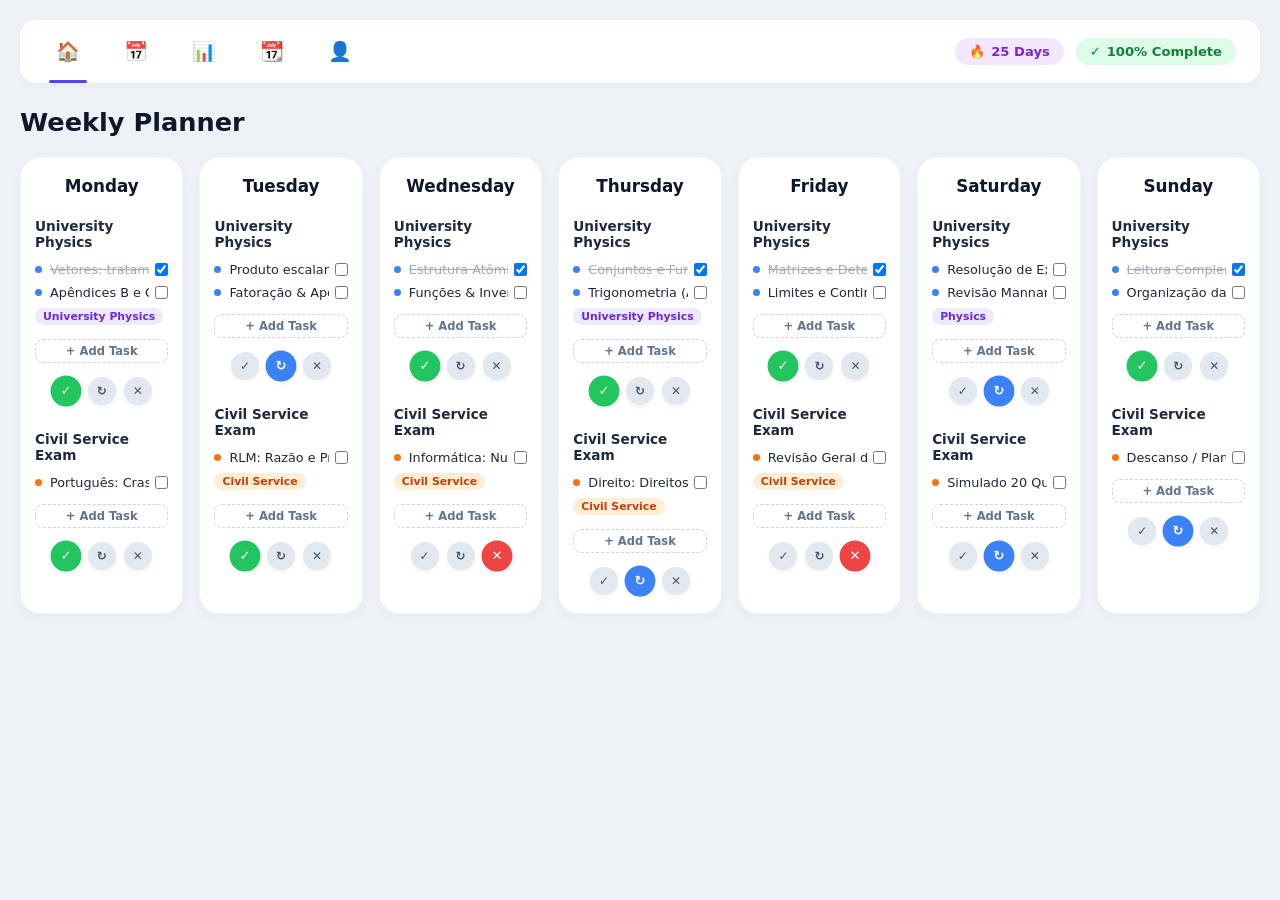
<file: historico/versoes/09-piloto-v6.html>
<!DOCTYPE html>
<html lang="pt-BR">
<head>
  <meta charset="UTF-8">
  <meta name="viewport" content="width=device-width, initial-scale=1.0">
  <title>Weekly Planner & Productivity Dashboard</title>
  <style>
    /* ==========================================================================
       ESTILOS VISUAIS (INSPIRADOS EXATAMENTE NA IMAGEM DE REFERÊNCIA)
       ========================================================================== */
    :root {
      --bg-main: #eef2f7;          /* Fundo azul-acinzentado muito suave */
      --card-bg: #ffffff;          /* Fundo dos cards brancos */
      --border-color: #e2e8f0;     /* Borda suave */
      --text-main: #1e293b;        /* Texto principal escuro */
      --text-muted: #64748b;       /* Texto secundário */
      --primary: #4f46e5;

      /* Cores dos Botões Circulares de Status */
      --status-v: #22c55e;
      --status-v-bg: #dcfce7;
      --status-r: #3b82f6;
      --status-r-bg: #dbeafe;
      --status-x: #ef4444;
      --status-x-bg: #fee2e2;

      /* Tags Coloridas */
      --tag-purple-bg: #ede9fe;
      --tag-purple-txt: #6d28d9;
      --tag-orange-bg: #ffedd5;
      --tag-orange-txt: #c2410c;
    }

    * {
      box-sizing: border-box;
      margin: 0;
      padding: 0;
      font-family: system-ui, -apple-system, BlinkMacSystemFont, 'Segoe UI', Roboto, sans-serif;
    }

    body {
      background-color: var(--bg-main);
      color: var(--text-main);
      padding: 20px;
      min-height: 100vh;
    }

    .app-container {
      max-width: 1450px;
      margin: 0 auto;
    }

    /* ==========================================================================
       BARRA SUPERIOR (HEADER IDÊNTICO À IMAGEM)
       ========================================================================== */
    .top-navbar {
      background: #ffffff;
      border-radius: 16px;
      padding: 12px 24px;
      display: flex;
      justify-content: space-between;
      align-items: center;
      box-shadow: 0 2px 10px rgba(0, 0, 0, 0.03);
      margin-bottom: 24px;
    }

    .nav-tabs {
      display: flex;
      gap: 20px;
      align-items: center;
    }

    .nav-tab-item {
      background: none;
      border: none;
      cursor: pointer;
      padding: 8px 12px;
      border-radius: 8px;
      color: var(--text-muted);
      font-size: 1.2rem;
      display: flex;
      align-items: center;
      justify-content: center;
      transition: all 0.2s;
      position: relative;
    }

    .nav-tab-item:hover {
      background: #f1f5f9;
      color: var(--text-main);
    }

    .nav-tab-item.active {
      color: var(--primary);
    }

    .nav-tab-item.active::after {
      content: '';
      position: absolute;
      bottom: -12px;
      left: 10%;
      width: 80%;
      height: 3px;
      background-color: var(--primary);
      border-radius: 3px;
    }

    .header-badges {
      display: flex;
      gap: 12px;
      align-items: center;
    }

    .badge-pill {
      display: flex;
      align-items: center;
      gap: 6px;
      padding: 6px 14px;
      border-radius: 999px;
      font-size: 0.82rem;
      font-weight: 700;
    }

    .badge-fire {
      background: #f3e8ff;
      color: #7e22ce;
    }

    .badge-check {
      background: #dcfce7;
      color: #15803d;
    }

    /* ==========================================================================
       VISÃO SEMANAL (WEEKLY PLANNER)
       ========================================================================== */
    .page-title {
      font-size: 1.6rem;
      font-weight: 800;
      margin-bottom: 20px;
      color: #0f172a;
    }

    .weekly-grid {
      display: grid;
      grid-template-columns: repeat(7, 1fr);
      gap: 16px;
    }

    @media (max-width: 1200px) {
      .weekly-grid {
        grid-template-columns: repeat(auto-fit, minmax(200px, 1fr));
      }
    }

    /* Super Card do Dia (Estilo Imagem) */
    .day-card {
      background: var(--card-bg);
      border-radius: 20px;
      padding: 18px 14px;
      box-shadow: 0 4px 15px rgba(0, 0, 0, 0.03);
      display: flex;
      flex-direction: column;
      gap: 16px;
      border: 1px solid #f1f5f9;
    }

    .day-header {
      text-align: center;
      padding-bottom: 6px;
    }

    .day-title {
      font-size: 1.05rem;
      font-weight: 800;
      color: #0f172a;
    }

    /* Seções de Assuntos */
    .subject-block {
      display: flex;
      flex-direction: column;
      gap: 10px;
    }

    .subject-title {
      font-size: 0.85rem;
      font-weight: 700;
      color: var(--text-main);
      margin-bottom: 2px;
    }

    /* Lista de Tarefas / Tópicos */
    .task-list {
      display: flex;
      flex-direction: column;
      gap: 8px;
    }

    .task-row {
      display: flex;
      align-items: center;
      justify-content: space-between;
      gap: 6px;
    }

    .task-left {
      display: flex;
      align-items: center;
      gap: 8px;
      flex: 1;
    }

    .dot-indicator {
      width: 7px;
      height: 7px;
      border-radius: 50%;
      background: #3b82f6;
      flex-shrink: 0;
    }

    .dot-orange {
      background: #f97316;
    }

    .task-text-input {
      border: none;
      background: transparent;
      outline: none;
      font-size: 0.8rem;
      color: var(--text-main);
      width: 100%;
      font-weight: 500;
    }

    .task-text-input:focus {
      border-bottom: 1px dashed var(--primary);
    }

    .task-row.completed .task-text-input {
      text-decoration: line-through;
      color: var(--text-muted);
      opacity: 0.6;
    }

    /* Botões Circulares de Status (V, R, X) na Base de Cada Bloco */
    .status-circles {
      display: flex;
      justify-content: center;
      gap: 8px;
      margin-top: 4px;
    }

    .circle-btn {
      width: 28px;
      height: 28px;
      border-radius: 50%;
      border: none;
      display: flex;
      align-items: center;
      justify-content: center;
      cursor: pointer;
      font-size: 0.75rem;
      font-weight: 800;
      transition: all 0.2s ease;
      box-shadow: 0 2px 4px rgba(0, 0, 0, 0.05);
    }

    .circle-v { background: #e2e8f0; color: #475569; }
    .circle-r { background: #e2e8f0; color: #475569; }
    .circle-x { background: #e2e8f0; color: #475569; }

    .circle-v.active { background: var(--status-v); color: #ffffff; transform: scale(1.1); }
    .circle-r.active { background: var(--status-r); color: #ffffff; transform: scale(1.1); }
    .circle-x.active { background: var(--status-x); color: #ffffff; transform: scale(1.1); }

    /* Tag de Destaque Interna */
    .inline-tag {
      font-size: 0.68rem;
      font-weight: 700;
      padding: 2px 8px;
      border-radius: 12px;
      display: inline-block;
      width: fit-content;
    }
    .tag-purple { background: var(--tag-purple-bg); color: var(--tag-purple-txt); }
    .tag-orange { background: var(--tag-orange-bg); color: var(--tag-orange-txt); }

    .btn-add {
      background: none;
      border: 1px dashed #cbd5e1;
      border-radius: 8px;
      padding: 4px;
      font-size: 0.72rem;
      color: var(--text-muted);
      cursor: pointer;
      text-align: center;
      font-weight: 600;
      margin-top: 4px;
    }
    .btn-add:hover { border-color: var(--primary); color: var(--primary); }
  </style>
</head>
<body>

  <div class="app-container">
    
    <!-- BARRA SUPERIOR COM ABAS (SEM AÇÃO NO MOMENTO) -->
    <header class="top-navbar">
      <nav class="nav-tabs">
        <button class="nav-tab-item active" title="Geral / Visão Semanal"><span>🏠</span></button>
        <button class="nav-tab-item" title="Calendário Mensal"><span>📅</span></button>
        <button class="nav-tab-item" title="Produtividade Macro"><span>📊</span></button>
        <button class="nav-tab-item" title="Eventos e Prazos"><span>📆</span></button>
        <button class="nav-tab-item" title="Perfil"><span>👤</span></button>
      </nav>

      <div class="header-badges">
        <div class="badge-pill badge-fire">
          <span>🔥</span> <span id="streak-count">25 Days</span>
        </div>
        <div class="badge-pill badge-check">
          <span>✓</span> <span>100% Complete</span>
        </div>
      </div>
    </header>

    <!-- TÍTULO DA PÁGINA -->
    <h1 class="page-title">Weekly Planner</h1>

    <!-- GRID DOS 7 DIAS (ESTILO IMAGEM DE REFERÊNCIA) -->
    <main class="weekly-grid" id="weekly-grid">
      <!-- Gerado dinamicamente via JavaScript -->
    </main>

  </div>

  <script>
    // Estrutura de dados padrão idêntica aos 7 dias da imagem
    const weekDaysData = [
      {
        dayName: "Monday",
        physics: [
          { text: "Vetores: tratamento geométrico", done: true },
          { text: "Apêndices B e C (Stewart)", done: false, tag: "University Physics" }
        ],
        statusPhysics: "v",
        pmal: [
          { text: "Português: Crase & Pontuação", done: false }
        ],
        statusPmal: "v"
      },
      {
        dayName: "Tuesday",
        physics: [
          { text: "Produto escalar e projeção", done: false },
          { text: "Fatoração & Apêndice A", done: false }
        ],
        statusPhysics: "r",
        pmal: [
          { text: "RLM: Razão e Proporção", done: false, tag: "Civil Service" }
        ],
        statusPmal: "v"
      },
      {
        dayName: "Wednesday",
        physics: [
          { text: "Estrutura Atômica e Tabela", done: true },
          { text: "Funções & Inversas", done: false }
        ],
        statusPhysics: "v",
        pmal: [
          { text: "Informática: Nuvem e Redes", done: false, tag: "Civil Service" }
        ],
        statusPmal: "x"
      },
      {
        dayName: "Thursday",
        physics: [
          { text: "Conjuntos e Funções", done: true },
          { text: "Trigonometria (Apêndice D)", done: false, tag: "University Physics" }
        ],
        statusPhysics: "v",
        pmal: [
          { text: "Direito: Direitos Humanos", done: false, tag: "Civil Service" }
        ],
        statusPmal: "r"
      },
      {
        dayName: "Friday",
        physics: [
          { text: "Matrizes e Determinantes", done: true },
          { text: "Limites e Continuidade", done: false }
        ],
        statusPhysics: "v",
        pmal: [
          { text: "Revisão Geral de Português", done: false, tag: "Civil Service" }
        ],
        statusPmal: "x"
      },
      {
        dayName: "Saturday",
        physics: [
          { text: "Resolução de Exercícios Stewart", done: false },
          { text: "Revisão Mannarino", done: false, tag: "Physics" }
        ],
        statusPhysics: "r",
        pmal: [
          { text: "Simulado 20 Questões", done: false }
        ],
        statusPmal: "r"
      },
      {
        dayName: "Sunday",
        physics: [
          { text: "Leitura Complementar", done: true },
          { text: "Organização da Semana", done: false }
        ],
        statusPhysics: "v",
        pmal: [
          { text: "Descanso / Planejamento", done: false }
        ],
        statusPmal: "r"
      }
    ];

    function renderWeeklyGrid() {
      const container = document.getElementById('weekly-grid');
      container.innerHTML = '';

      weekDaysData.forEach((day, dayIndex) => {
        const card = document.createElement('div');
        card.className = 'day-card';

        card.innerHTML = `
          <!-- CABEÇALHO DO DIA -->
          <div class="day-header">
            <div class="day-title">${day.dayName}</div>
          </div>

          <!-- BLOCO 1: FACULDADE DE FÍSICA -->
          <div class="subject-block">
            <div class="subject-title">University Physics</div>
            <div class="task-list" id="physics-list-${dayIndex}">
              ${day.physics.map((item, itemIdx) => `
                <div class="task-row ${item.done ? 'completed' : ''}">
                  <div class="task-left">
                    <span class="dot-indicator"></span>
                    <input type="text" class="task-text-input" value="${item.text}" onchange="updateText(${dayIndex}, 'physics', ${itemIdx}, this.value)">
                  </div>
                  <input type="checkbox" ${item.done ? 'checked' : ''} onchange="toggleCheck(${dayIndex}, 'physics', ${itemIdx})">
                </div>
                ${item.tag ? `<span class="inline-tag tag-purple">${item.tag}</span>` : ''}
              `).join('')}
            </div>
            <button class="btn-add" onclick="addItem(${dayIndex}, 'physics')">+ Add Task</button>

            <!-- BOTOES CIRCULARES DE STATUS DA FÍSICA -->
            <div class="status-circles">
              <button class="circle-btn circle-v ${day.statusPhysics === 'v' ? 'active' : ''}" onclick="setStatus(${dayIndex}, 'statusPhysics', 'v')">✓</button>
              <button class="circle-btn circle-r ${day.statusPhysics === 'r' ? 'active' : ''}" onclick="setStatus(${dayIndex}, 'statusPhysics', 'r')">↻</button>
              <button class="circle-btn circle-x ${day.statusPhysics === 'x' ? 'active' : ''}" onclick="setStatus(${dayIndex}, 'statusPhysics', 'x')">✕</button>
            </div>
          </div>

          <!-- BLOCO 2: CONCURSO PMAL / OUTROS -->
          <div class="subject-block" style="margin-top: 10px;">
            <div class="subject-title">Civil Service Exam</div>
            <div class="task-list" id="pmal-list-${dayIndex}">
              ${day.pmal.map((item, itemIdx) => `
                <div class="task-row ${item.done ? 'completed' : ''}">
                  <div class="task-left">
                    <span class="dot-indicator dot-orange"></span>
                    <input type="text" class="task-text-input" value="${item.text}" onchange="updateText(${dayIndex}, 'pmal', ${itemIdx}, this.value)">
                  </div>
                  <input type="checkbox" ${item.done ? 'checked' : ''} onchange="toggleCheck(${dayIndex}, 'pmal', ${itemIdx})">
                </div>
                ${item.tag ? `<span class="inline-tag tag-orange">${item.tag}</span>` : ''}
              `).join('')}
            </div>
            <button class="btn-add" onclick="addItem(${dayIndex}, 'pmal')">+ Add Task</button>

            <!-- BOTOES CIRCULARES DE STATUS DO CONCURSO -->
            <div class="status-circles">
              <button class="circle-btn circle-v ${day.statusPmal === 'v' ? 'active' : ''}" onclick="setStatus(${dayIndex}, 'statusPmal', 'v')">✓</button>
              <button class="circle-btn circle-r ${day.statusPmal === 'r' ? 'active' : ''}" onclick="setStatus(${dayIndex}, 'statusPmal', 'r')">↻</button>
              <button class="circle-btn circle-x ${day.statusPmal === 'x' ? 'active' : ''}" onclick="setStatus(${dayIndex}, 'statusPmal', 'x')">✕</button>
            </div>
          </div>
        `;

        container.appendChild(card);
      });
    }

    function setStatus(dayIdx, type, val) {
      weekDaysData[dayIdx][type] = weekDaysData[dayIdx][type] === val ? null : val;
      renderWeeklyGrid();
    }

    function toggleCheck(dayIdx, section, itemIdx) {
      weekDaysData[dayIdx][section][itemIdx].done = !weekDaysData[dayIdx][section][itemIdx].done;
      renderWeeklyGrid();
    }

    function updateText(dayIdx, section, itemIdx, val) {
      weekDaysData[dayIdx][section][itemIdx].text = val;
    }

    function addItem(dayIdx, section) {
      weekDaysData[dayIdx][section].push({ text: "Nova matéria / tarefa", done: false });
      renderWeeklyGrid();
    }

    // Inicialização
    renderWeeklyGrid();
  </script>
</body>
</html>
</file>
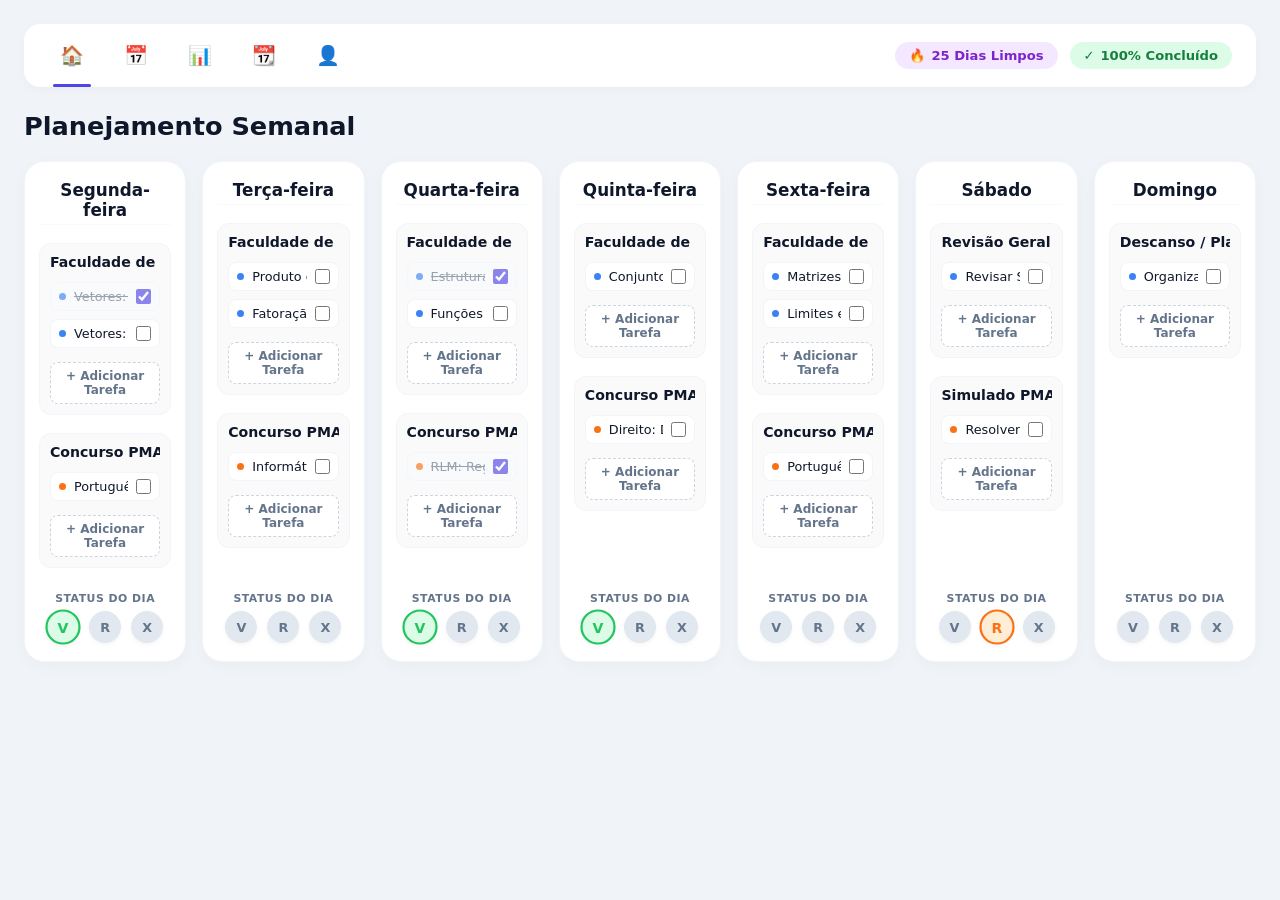
<file: historico/versoes/10-piloto-v7.html>
<!DOCTYPE html>
<html lang="pt-BR">
<head>
  <meta charset="UTF-8">
  <meta name="viewport" content="width=device-width, initial-scale=1.0">
  <title>Planejamento Semanal & Produtividade</title>
  <style>
    :root {
      --bg-main: #f0f4f9;
      --card-bg: #ffffff;
      --border-color: #e2e8f0;
      --text-main: #0f172a;
      --text-muted: #64748b;
      --primary: #4f46e5;
      --primary-hover: #4338ca;

      /* Cores dos Botões Circulares de Status */
      --status-v: #22c55e;
      --status-v-bg: #dcfce7;
      --status-r: #f97316;
      --status-r-bg: #ffedd5;
      --status-x: #ef4444;
      --status-x-bg: #fee2e2;

      /* Tags Coloridas */
      --tag-purple-bg: #ede9fe;
      --tag-purple-txt: #6d28d9;
      --tag-orange-bg: #ffedd5;
      --tag-orange-txt: #c2410c;
    }

    * {
      box-sizing: border-box;
      margin: 0;
      padding: 0;
      font-family: system-ui, -apple-system, BlinkMacSystemFont, 'Segoe UI', Roboto, sans-serif;
    }

    body {
      background-color: var(--bg-main);
      color: var(--text-main);
      padding: 24px;
      min-height: 100vh;
    }

    .app-container {
      max-width: 1480px;
      margin: 0 auto;
    }

    /* ==========================================================================
       BARRA SUPERIOR (HEADER)
       ========================================================================== */
    .top-navbar {
      background: #ffffff;
      border-radius: 16px;
      padding: 12px 24px;
      display: flex;
      justify-content: space-between;
      align-items: center;
      box-shadow: 0 2px 10px rgba(0, 0, 0, 0.03);
      margin-bottom: 24px;
    }

    .nav-tabs {
      display: flex;
      gap: 16px;
      align-items: center;
    }

    .nav-tab-item {
      background: none;
      border: none;
      cursor: pointer;
      padding: 8px 12px;
      border-radius: 8px;
      color: var(--text-muted);
      font-size: 1.2rem;
      display: flex;
      align-items: center;
      justify-content: center;
      transition: all 0.2s;
      position: relative;
    }

    .nav-tab-item:hover {
      background: #f1f5f9;
      color: var(--text-main);
    }

    .nav-tab-item.active {
      color: var(--primary);
    }

    .nav-tab-item.active::after {
      content: '';
      position: absolute;
      bottom: -12px;
      left: 10%;
      width: 80%;
      height: 3px;
      background-color: var(--primary);
      border-radius: 3px;
    }

    .header-badges {
      display: flex;
      gap: 12px;
      align-items: center;
    }

    .badge-pill {
      display: flex;
      align-items: center;
      gap: 6px;
      padding: 6px 14px;
      border-radius: 999px;
      font-size: 0.82rem;
      font-weight: 700;
    }

    .badge-fire {
      background: #f3e8ff;
      color: #7e22ce;
    }

    .badge-check {
      background: #dcfce7;
      color: #15803d;
    }

    /* ==========================================================================
       PLANEJAMENTO SEMANAL (WEEKLY PLANNER TRADUZIDO E REDESENHADO)
       ========================================================================== */
    .page-title {
      font-size: 1.6rem;
      font-weight: 800;
      margin-bottom: 20px;
      color: #0f172a;
    }

    .weekly-grid {
      display: grid;
      grid-template-columns: repeat(7, 1fr);
      gap: 16px;
    }

    @media (max-width: 1250px) {
      .weekly-grid {
        grid-template-columns: repeat(auto-fit, minmax(210px, 1fr));
      }
    }

    /* Super Card do Dia */
    .day-card {
      background: var(--card-bg);
      border-radius: 20px;
      padding: 18px 14px;
      box-shadow: 0 4px 15px rgba(0, 0, 0, 0.03);
      display: flex;
      flex-direction: column;
      gap: 18px;
      border: 1px solid #f1f5f9;
    }

    .day-header {
      text-align: center;
      padding-bottom: 4px;
      border-bottom: 1px solid #f8fafc;
    }

    .day-title {
      font-size: 1.05rem;
      font-weight: 800;
      color: #0f172a;
    }

    /* Seções de Assuntos (Física, PMAL, etc.) */
    .subject-block {
      display: flex;
      flex-direction: column;
      gap: 10px;
      background: #fafafa;
      padding: 10px;
      border-radius: 12px;
      border: 1px solid #f1f5f9;
    }

    .subject-title-input {
      font-size: 0.88rem;
      font-weight: 800;
      color: var(--text-main);
      border: none;
      background: transparent;
      outline: none;
      width: 100%;
      padding-bottom: 2px;
    }

    .subject-title-input:focus {
      border-bottom: 1px dashed var(--primary);
    }

    /* Lista de Tarefas / Tópicos (Agradável e Harmoniosa) */
    .task-list {
      display: flex;
      flex-direction: column;
      gap: 8px;
    }

    .task-item {
      display: flex;
      align-items: center;
      gap: 8px;
      background: #ffffff;
      padding: 6px 8px;
      border-radius: 8px;
      border: 1px solid #f1f5f9;
      transition: all 0.2s ease;
    }

    .task-item:hover {
      border-color: #cbd5e1;
    }

    .dot-indicator {
      width: 7px;
      height: 7px;
      border-radius: 50%;
      background: #3b82f6;
      flex-shrink: 0;
    }

    .dot-orange {
      background: #f97316;
    }

    .task-text-input {
      border: none;
      background: transparent;
      outline: none;
      font-size: 0.8rem;
      color: var(--text-main);
      width: 100%;
      font-weight: 500;
    }

    .task-checkbox {
      width: 15px;
      height: 15px;
      accent-color: var(--primary);
      cursor: pointer;
      flex-shrink: 0;
    }

    .task-item.completed {
      background: #f8fafc;
      opacity: 0.65;
    }

    .task-item.completed .task-text-input {
      text-decoration: line-through;
      color: var(--text-muted);
    }

    /* Botão de Adicionar Tarefa */
    .btn-add {
      background: #ffffff;
      border: 1px dashed #cbd5e1;
      border-radius: 8px;
      padding: 6px;
      font-size: 0.75rem;
      color: var(--text-muted);
      cursor: pointer;
      text-align: center;
      font-weight: 700;
      transition: all 0.2s ease;
      margin-top: 4px;
    }

    .btn-add:hover {
      border-color: var(--primary);
      color: var(--primary);
      background: #f5f3ff;
    }

    /* Botões Circulares de Status (V, R, X) na Base de Cada Dia */
    .status-circles-container {
      display: flex;
      flex-direction: column;
      align-items: center;
      gap: 6px;
      margin-top: auto;
      padding-top: 6px;
    }

    .status-label {
      font-size: 0.68rem;
      font-weight: 700;
      color: var(--text-muted);
      text-transform: uppercase;
      letter-spacing: 0.5px;
    }

    .status-circles {
      display: flex;
      justify-content: center;
      gap: 10px;
    }

    .circle-btn {
      width: 32px;
      height: 32px;
      border-radius: 50%;
      border: 2px solid transparent;
      display: flex;
      align-items: center;
      justify-content: center;
      cursor: pointer;
      font-size: 0.8rem;
      font-weight: 800;
      background: #e2e8f0;
      color: #64748b;
      transition: all 0.2s ease;
      box-shadow: 0 2px 4px rgba(0, 0, 0, 0.04);
    }

    .circle-btn:hover {
      transform: translateY(-1px);
    }

    .circle-v.active {
      background: var(--status-v-bg);
      color: var(--status-v);
      border-color: var(--status-v);
      transform: scale(1.1);
    }

    .circle-r.active {
      background: var(--status-r-bg);
      color: var(--status-r);
      border-color: var(--status-r);
      transform: scale(1.1);
    }

    .circle-x.active {
      background: var(--status-x-bg);
      color: var(--status-x);
      border-color: var(--status-x);
      transform: scale(1.1);
    }
  </style>
</head>
<body>

  <div class="app-container">
    
    <!-- BARRA SUPERIOR COM ABAS (MANTIDAS PRONTAS SEM AÇÃO) -->
    <header class="top-navbar">
      <nav class="nav-tabs">
        <button class="nav-tab-item active" title="Planejamento Semanal"><span>🏠</span></button>
        <button class="nav-tab-item" title="Calendário Mensal"><span>📅</span></button>
        <button class="nav-tab-item" title="Produtividade Macro"><span>📊</span></button>
        <button class="nav-tab-item" title="Eventos e Prazos"><span>📆</span></button>
        <button class="nav-tab-item" title="Perfil"><span>👤</span></button>
      </nav>

      <div class="header-badges">
        <div class="badge-pill badge-fire">
          <span>🔥</span> <span id="streak-count">25 Dias Limpos</span>
        </div>
        <div class="badge-pill badge-check">
          <span>✓</span> <span>100% Concluído</span>
        </div>
      </div>
    </header>

    <!-- TÍTULO DA PÁGINA -->
    <h1 class="page-title">Planejamento Semanal</h1>

    <!-- GRID DOS 7 DIAS DA SEMANA -->
    <main class="weekly-grid" id="weekly-grid"></main>

  </div>

  <script>
    const DAYS_PT = [
      { id: "seg", name: "Segunda-feira" },
      { id: "ter", name: "Terça-feira" },
      { id: "qua", name: "Quarta-feira" },
      { id: "qui", name: "Quinta-feira" },
      { id: "sex", name: "Sexta-feira" },
      { id: "sab", name: "Sábado" },
      { id: "dom", name: "Domingo" }
    ];

    // Dados Iniciais da Semana
    const defaultWeeklyData = {
      seg: {
        status: 'v',
        blocks: [
          { title: "Faculdade de Física", type: "blue", tasks: [{ text: "Vetores: tratamento geométrico", done: true }, { text: "Vetores: tratamento algébrico", done: false }] },
          { title: "Concurso PMAL", type: "orange", tasks: [{ text: "Português: Crase e Pontuação", done: false }] }
        ]
      },
      ter: {
        status: 'none',
        blocks: [
          { title: "Faculdade de Física", type: "blue", tasks: [{ text: "Produto escalar e projeção", done: false }, { text: "Fatoração & Apêndice A", done: false }] },
          { title: "Concurso PMAL", type: "orange", tasks: [{ text: "Informática: Conceitos de Nuvem", done: false }] }
        ]
      },
      qua: {
        status: 'v',
        blocks: [
          { title: "Faculdade de Física", type: "blue", tasks: [{ text: "Estrutura Atômica e Tabela", done: true }, { text: "Funções & Inversas", done: false }] },
          { title: "Concurso PMAL", type: "orange", tasks: [{ text: "RLM: Regra de Três", done: true }] }
        ]
      },
      qui: {
        status: 'v',
        blocks: [
          { title: "Faculdade de Física", type: "blue", tasks: [{ text: "Conjuntos e Funções", done: false }] },
          { title: "Concurso PMAL", type: "orange", tasks: [{ text: "Direito: Direitos Humanos", done: false }] }
        ]
      },
      sex: {
        status: 'none',
        blocks: [
          { title: "Faculdade de Física", type: "blue", tasks: [{ text: "Matrizes e Determinantes", done: false }, { text: "Limites e Continuidade", done: false }] },
          { title: "Concurso PMAL", type: "orange", tasks: [{ text: "Português: Ortografia", done: false }] }
        ]
      },
      sab: {
        status: 'r',
        blocks: [
          { title: "Revisão Geral", type: "blue", tasks: [{ text: "Revisar Stewart Apêndice B", done: false }] },
          { title: "Simulado PMAL", type: "orange", tasks: [{ text: "Resolver 30 questões Qconcursos", done: false }] }
        ]
      },
      dom: {
        status: 'none',
        blocks: [
          { title: "Descanso / Planejamento", type: "blue", tasks: [{ text: "Organizar cronograma da semana", done: false }] }
        ]
      }
    };

    let weeklyData = JSON.parse(localStorage.getItem('v4_weekly_data')) || defaultWeeklyData;

    function saveWeeklyData() {
      localStorage.setItem('v4_weekly_data', JSON.stringify(weeklyData));
    }

    function renderWeeklyGrid() {
      const container = document.getElementById('weekly-grid');
      container.innerHTML = '';

      DAYS_PT.forEach(day => {
        const dayData = weeklyData[day.id] || { status: 'none', blocks: [] };

        const card = document.createElement('div');
        card.className = 'day-card';

        // Header do Dia
        let html = `
          <div class="day-header">
            <h2 class="day-title">${day.name}</h2>
          </div>
        `;

        // Blocos de Assuntos (Física, PMAL, etc.)
        dayData.blocks.forEach((block, bIdx) => {
          const dotClass = block.type === 'orange' ? 'dot-orange' : '';
          html += `
            <div class="subject-block">
              <input type="text" class="subject-title-input" value="${block.title}" onchange="updateBlockTitle('${day.id}', ${bIdx}, this.value)">
              <div class="task-list">
          `;

          block.tasks.forEach((task, tIdx) => {
            html += `
              <div class="task-item ${task.done ? 'completed' : ''}">
                <span class="dot-indicator ${dotClass}"></span>
                <input type="text" class="task-text-input" value="${task.text}" onchange="updateTaskText('${day.id}', ${bIdx}, ${tIdx}, this.value)">
                <input type="checkbox" class="task-checkbox" ${task.done ? 'checked' : ''} onchange="toggleTaskDone('${day.id}', ${bIdx}, ${tIdx})">
              </div>
            `;
          });

          html += `
              </div>
              <button class="btn-add" onclick="addTask('${day.id}', ${bIdx})">+ Adicionar Tarefa</button>
            </div>
          `;
        });

        // Botões Circulares de Status (V, R Laranja, X)
        const isV = dayData.status === 'v' ? 'active' : '';
        const isR = dayData.status === 'r' ? 'active' : '';
        const isX = dayData.status === 'x' ? 'active' : '';

        html += `
          <div class="status-circles-container">
            <span class="status-label">Status do Dia</span>
            <div class="status-circles">
              <button class="circle-btn circle-v ${isV}" onclick="setDayStatus('${day.id}', 'v')" title="Produtivo (V)">V</button>
              <button class="circle-btn circle-r ${isR}" onclick="setDayStatus('${day.id}', 'r')" title="Ruim / Desvio (R)">R</button>
              <button class="circle-btn circle-x ${isX}" onclick="setDayStatus('${day.id}', 'x')" title="Inativo (X)">X</button>
            </div>
          </div>
        `;

        card.innerHTML = html;
        container.appendChild(card);
      });
    }

    function updateBlockTitle(dayId, blockIdx, newTitle) {
      weeklyData[dayId].blocks[blockIdx].title = newTitle;
      saveWeeklyData();
    }

    function updateTaskText(dayId, blockIdx, taskIdx, newText) {
      weeklyData[dayId].blocks[blockIdx].tasks[taskIdx].text = newText;
      saveWeeklyData();
    }

    function toggleTaskDone(dayId, blockIdx, taskIdx) {
      const current = weeklyData[dayId].blocks[blockIdx].tasks[taskIdx].done;
      weeklyData[dayId].blocks[blockIdx].tasks[taskIdx].done = !current;
      saveWeeklyData();
      renderWeeklyGrid();
    }

    function addTask(dayId, blockIdx) {
      weeklyData[dayId].blocks[blockIdx].tasks.push({ text: "Nova tarefa...", done: false });
      saveWeeklyData();
      renderWeeklyGrid();
    }

    function setDayStatus(dayId, statusType) {
      if (weeklyData[dayId].status === statusType) {
        weeklyData[dayId].status = 'none';
      } else {
        weeklyData[dayId].status = statusType;
      }
      saveWeeklyData();
      renderWeeklyGrid();
    }

    // Inicialização
    renderWeeklyGrid();
  </script>
</body>
</html>
</file>
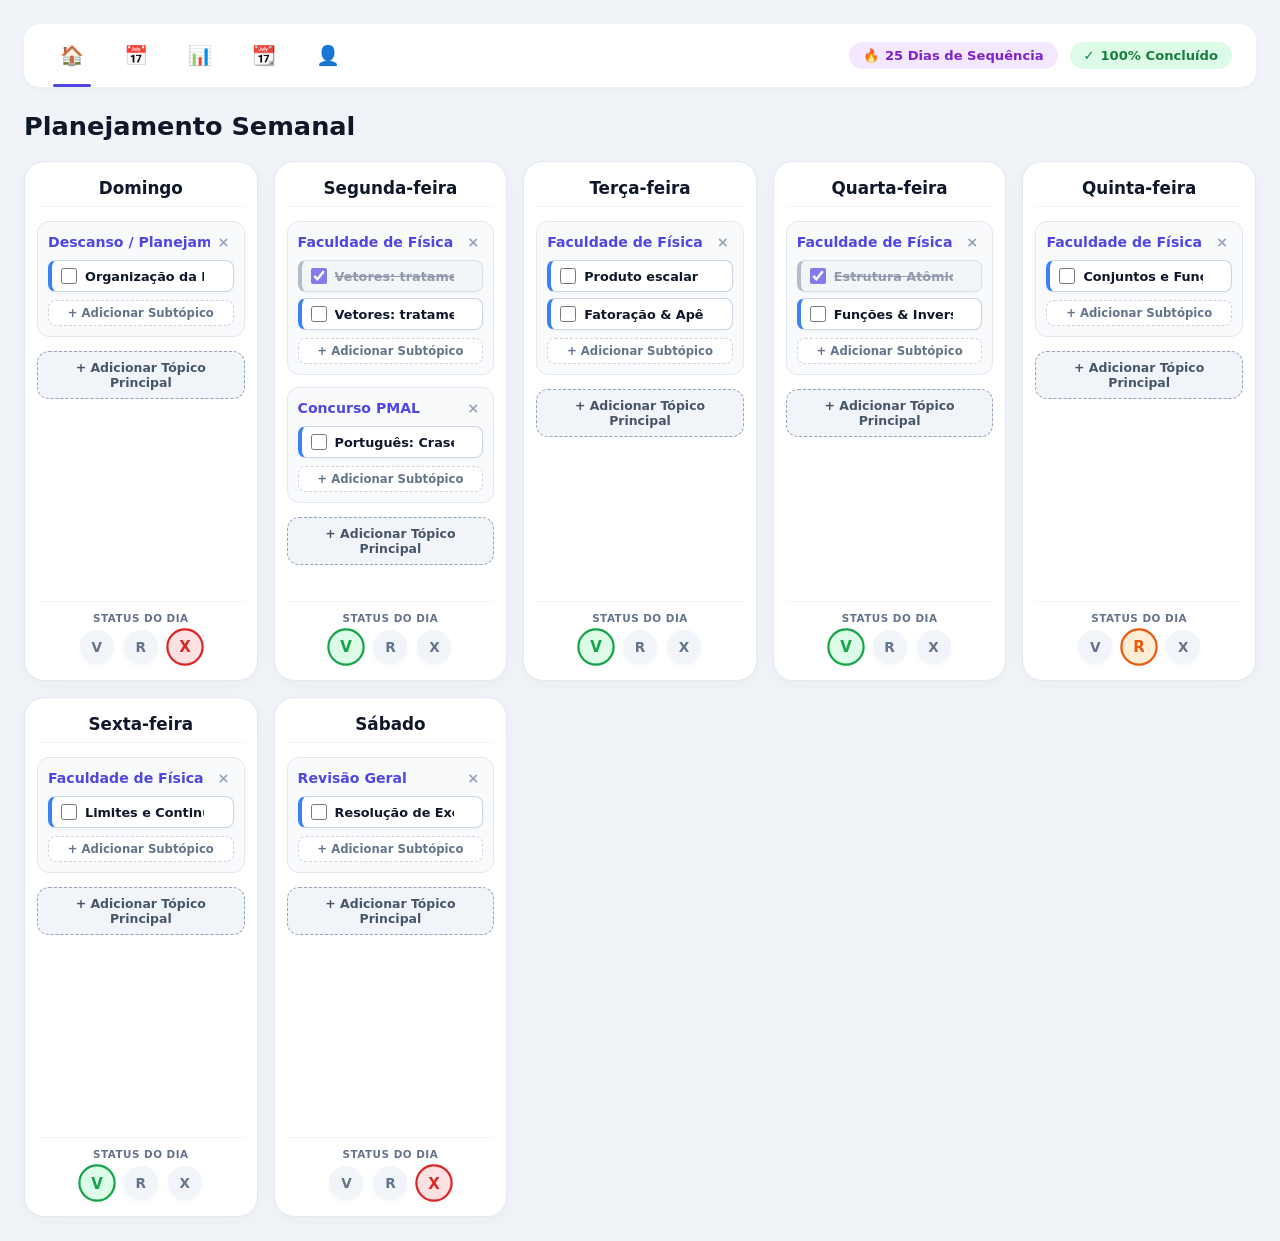
<file: historico/versoes/11-piloto-v8.html>
<!DOCTYPE html>
<html lang="pt-BR">
<head>
  <meta charset="UTF-8">
  <meta name="viewport" content="width=device-width, initial-scale=1.0">
  <title>Dashboard de Produtividade & Estudos</title>
  <style>
    /* ==========================================================================
       1. VARIÁVEIS DE CORES E TEMA (ESTILO DASHBOARD CLEAN)
       ========================================================================== */
    :root {
      --bg-main: #f0f4f9;          /* Fundo geral em tom cinza-azulado leve */
      --card-bg: #ffffff;          /* Fundo dos cards brancos */
      --border-color: #e2e8f0;     /* Bordas suaves */
      --text-main: #0f172a;        /* Texto principal */
      --text-muted: #64748b;       /* Texto secundário */
      --primary: #4f46e5;          /* Roxo/Azul principal */
      --primary-hover: #4338ca;

      /* Status Circulares */
      --status-v: #16a34a;
      --status-v-bg: #dcfce7;
      --status-r: #ea580c;
      --status-r-bg: #ffedd5;
      --status-x: #dc2626;
      --status-x-bg: #fee2e2;

      /* Cores dos Subtópicos */
      --subtask-bg: #ffffff;
      --subtask-border: #cbd5e1;
      --subtask-accent: #3b82f6;
    }

    * {
      box-sizing: border-box;
      margin: 0;
      padding: 0;
      font-family: system-ui, -apple-system, BlinkMacSystemFont, 'Segoe UI', Roboto, sans-serif;
    }

    body {
      background-color: var(--bg-main);
      color: var(--text-main);
      padding: 24px;
      min-height: 100vh;
    }

    .app-container {
      max-width: 1550px;
      margin: 0 auto;
    }

    /* ==========================================================================
       BARRA SUPERIOR (HEADER)
       ========================================================================== */
    .top-navbar {
      background: #ffffff;
      border-radius: 16px;
      padding: 12px 24px;
      display: flex;
      justify-content: space-between;
      align-items: center;
      box-shadow: 0 2px 10px rgba(0, 0, 0, 0.03);
      margin-bottom: 24px;
    }

    .nav-tabs {
      display: flex;
      gap: 16px;
      align-items: center;
    }

    .nav-tab-item {
      background: none;
      border: none;
      cursor: pointer;
      padding: 8px 12px;
      border-radius: 8px;
      color: var(--text-muted);
      font-size: 1.2rem;
      display: flex;
      align-items: center;
      justify-content: center;
      transition: all 0.2s;
      position: relative;
    }

    .nav-tab-item:hover {
      background: #f1f5f9;
      color: var(--text-main);
    }

    .nav-tab-item.active {
      color: var(--primary);
    }

    .nav-tab-item.active::after {
      content: '';
      position: absolute;
      bottom: -12px;
      left: 10%;
      width: 80%;
      height: 3px;
      background-color: var(--primary);
      border-radius: 3px;
    }

    .header-badges {
      display: flex;
      gap: 12px;
      align-items: center;
    }

    .badge-pill {
      display: flex;
      align-items: center;
      gap: 6px;
      padding: 6px 14px;
      border-radius: 999px;
      font-size: 0.82rem;
      font-weight: 700;
    }

    .badge-fire {
      background: #f3e8ff;
      color: #7e22ce;
    }

    .badge-check {
      background: #dcfce7;
      color: #15803d;
    }

    /* ==========================================================================
       PLANEJAMENTO SEMANAL
       ========================================================================== */
    .page-title {
      font-size: 1.6rem;
      font-weight: 800;
      margin-bottom: 20px;
      color: #0f172a;
    }

    .weekly-grid {
      display: grid;
      grid-template-columns: repeat(7, 1fr);
      gap: 16px;
    }

    @media (max-width: 1400px) {
      .weekly-grid {
        grid-template-columns: repeat(auto-fit, minmax(220px, 1fr));
      }
    }

    /* Super Card do Dia */
    .day-card {
      background: var(--card-bg);
      border-radius: 20px;
      padding: 16px 12px;
      box-shadow: 0 4px 15px rgba(0, 0, 0, 0.03);
      display: flex;
      flex-direction: column;
      gap: 14px;
      border: 1px solid #e2e8f0;
      min-height: 520px;
    }

    .day-header {
      text-align: center;
      padding-bottom: 8px;
      border-bottom: 1px solid #f1f5f9;
    }

    .day-title {
      font-size: 1.05rem;
      font-weight: 800;
      color: #0f172a;
    }

    /* Bloco do Tópico Principal */
    .subjects-container {
      display: flex;
      flex-direction: column;
      gap: 12px;
    }

    .subject-block {
      display: flex;
      flex-direction: column;
      gap: 8px;
      background: #f8fafc;
      padding: 10px;
      border-radius: 12px;
      border: 1px solid #e2e8f0;
      position: relative;
    }

    .subject-header {
      display: flex;
      align-items: center;
      justify-content: space-between;
      gap: 4px;
    }

    .subject-title-input {
      font-size: 0.88rem;
      font-weight: 800;
      color: var(--primary);
      border: none;
      background: transparent;
      outline: none;
      width: 100%;
      padding: 2px 0;
    }

    .subject-title-input:focus {
      border-bottom: 1px dashed var(--primary);
    }

    .btn-remove-subject {
      background: none;
      border: none;
      color: #94a3b8;
      cursor: pointer;
      font-size: 0.9rem;
      font-weight: bold;
      padding: 0 4px;
    }

    .btn-remove-subject:hover {
      color: #ef4444;
    }

    /* Lista de Subtópicos Diferenciáveis */
    .subtask-list {
      display: flex;
      flex-direction: column;
      gap: 6px;
    }

    .subtask-item {
      display: flex;
      align-items: center;
      gap: 8px;
      background: var(--subtask-bg);
      padding: 7px 9px;
      border-radius: 8px;
      border: 1px solid var(--subtask-border);
      border-left: 4px solid var(--subtask-accent);
      box-shadow: 0 1px 3px rgba(0, 0, 0, 0.04);
      transition: all 0.2s ease;
    }

    .subtask-item:hover {
      border-color: #94a3b8;
      border-left-color: var(--primary);
      transform: translateY(-1px);
    }

    .subtask-checkbox {
      width: 16px;
      height: 16px;
      accent-color: var(--primary);
      cursor: pointer;
      flex-shrink: 0;
    }

    .subtask-text-input {
      border: none;
      background: transparent;
      outline: none;
      font-size: 0.8rem;
      color: var(--text-main);
      width: 100%;
      font-weight: 600;
    }

    .subtask-item.completed {
      background: #f1f5f9;
      border-left-color: #94a3b8;
      opacity: 0.7;
    }

    .subtask-item.completed .subtask-text-input {
      text-decoration: line-through;
      color: var(--text-muted);
    }

    .btn-remove-subtask {
      background: none;
      border: none;
      color: #cbd5e1;
      cursor: pointer;
      font-size: 0.85rem;
      font-weight: bold;
      opacity: 0;
      transition: opacity 0.2s;
    }

    .subtask-item:hover .btn-remove-subtask {
      opacity: 1;
    }

    .btn-remove-subtask:hover {
      color: #ef4444;
    }

    /* Botão de Adicionar Subtópico */
    .btn-add-subtask {
      background: #ffffff;
      border: 1px dashed #cbd5e1;
      border-radius: 8px;
      padding: 5px;
      font-size: 0.73rem;
      color: var(--text-muted);
      cursor: pointer;
      text-align: center;
      font-weight: 700;
      transition: all 0.2s ease;
    }

    .btn-add-subtask:hover {
      border-color: var(--primary);
      color: var(--primary);
      background: #f5f3ff;
    }

    /* Botão de Adicionar Tópico Principal */
    .btn-add-main-subject {
      background: #f1f5f9;
      border: 1px dashed #94a3b8;
      border-radius: 12px;
      padding: 8px;
      font-size: 0.78rem;
      color: #475569;
      cursor: pointer;
      text-align: center;
      font-weight: 800;
      transition: all 0.2s ease;
    }

    .btn-add-main-subject:hover {
      background: #e2e8f0;
      color: var(--text-main);
    }

    /* Botões Circulares de Status (V, R, X) na Base de Cada Dia */
    .status-circles-container {
      display: flex;
      flex-direction: column;
      align-items: center;
      gap: 6px;
      margin-top: auto;
      padding-top: 10px;
      border-top: 1px solid #f1f5f9;
    }

    .status-label {
      font-size: 0.65rem;
      font-weight: 800;
      color: var(--text-muted);
      text-transform: uppercase;
      letter-spacing: 0.5px;
    }

    .status-circles {
      display: flex;
      justify-content: center;
      gap: 10px;
    }

    .circle-btn {
      width: 34px;
      height: 34px;
      border-radius: 50%;
      border: 2px solid transparent;
      display: flex;
      align-items: center;
      justify-content: center;
      cursor: pointer;
      font-size: 0.85rem;
      font-weight: 800;
      background: #f1f5f9;
      color: #64748b;
      transition: all 0.2s ease;
      box-shadow: 0 2px 4px rgba(0, 0, 0, 0.04);
    }

    .circle-btn:hover {
      transform: translateY(-1px);
    }

    .circle-v.active {
      background: var(--status-v-bg);
      color: var(--status-v);
      border-color: var(--status-v);
      transform: scale(1.1);
    }

    .circle-r.active {
      background: var(--status-r-bg);
      color: var(--status-r);
      border-color: var(--status-r);
      transform: scale(1.1);
    }

    .circle-x.active {
      background: var(--status-x-bg);
      color: var(--status-x);
      border-color: var(--status-x);
      transform: scale(1.1);
    }
  </style>
</head>
<body>

  <div class="app-container">
    
    <!-- BARRA SUPERIOR -->
    <header class="top-navbar">
      <nav class="nav-tabs">
        <button class="nav-tab-item active" title="Planejamento Semanal"><span>🏠</span></button>
        <button class="nav-tab-item" title="Calendário Mensal"><span>📅</span></button>
        <button class="nav-tab-item" title="Produtividade Macro"><span>📊</span></button>
        <button class="nav-tab-item" title="Eventos e Prazos"><span>📆</span></button>
        <button class="nav-tab-item" title="Perfil"><span>👤</span></button>
      </nav>

      <div class="header-badges">
        <div class="badge-pill badge-fire">
          <span>🔥</span> <span id="streak-count">25 Dias de Sequência</span>
        </div>
        <div class="badge-pill badge-check">
          <span>✓</span> <span>100% Concluído</span>
        </div>
      </div>
    </header>

    <!-- TÍTULO DA PÁGINA -->
    <h1 class="page-title">Planejamento Semanal</h1>

    <!-- GRID DOS 7 DIAS DA SEMANA -->
    <main class="weekly-grid" id="weekly-grid"></main>

  </div>

  <script>
    const DAYS_OF_WEEK = ["Segunda-feira", "Terça-feira", "Quarta-feira", "Quinta-feira", "Sexta-feira", "Sábado", "Domingo"];

    // Dados Iniciais da Semana
    const initialWeekData = [
      {
        day: "Segunda-feira",
        status: "v",
        subjects: [
          {
            title: "Faculdade de Física",
            subtasks: [
              { text: "Vetores: tratamento geométrico", done: true },
              { text: "Vetores: tratamento algébrico", done: false }
            ]
          },
          {
            title: "Concurso PMAL",
            subtasks: [
              { text: "Português: Crase e Pontuação", done: false }
            ]
          }
        ]
      },
      {
        day: "Terça-feira",
        status: "v",
        subjects: [
          {
            title: "Faculdade de Física",
            subtasks: [
              { text: "Produto escalar e projeção", done: false },
              { text: "Fatoração & Apêndice A", done: false }
            ]
          }
        ]
      },
      {
        day: "Quarta-feira",
        status: "v",
        subjects: [
          {
            title: "Faculdade de Física",
            subtasks: [
              { text: "Estrutura Atômica e Tabela", done: true },
              { text: "Funções & Inversas", done: false }
            ]
          }
        ]
      },
      {
        day: "Quinta-feira",
        status: "r",
        subjects: [
          {
            title: "Faculdade de Física",
            subtasks: [
              { text: "Conjuntos e Funções", done: false }
            ]
          }
        ]
      },
      {
        day: "Sexta-feira",
        status: "v",
        subjects: [
          {
            title: "Faculdade de Física",
            subtasks: [
              { text: "Limites e Continuidade", done: false }
            ]
          }
        ]
      },
      {
        day: "Sábado",
        status: "x",
        subjects: [
          {
            title: "Revisão Geral",
            subtasks: [
              { text: "Resolução de Exercícios Stewart", done: false }
            ]
          }
        ]
      },
      {
        day: "Domingo",
        status: "x",
        subjects: [
          {
            title: "Descanso / Planejamento",
            subtasks: [
              { text: "Organização da Próxima Semana", done: false }
            ]
          }
        ]
      }
    ];

    let weekData = JSON.parse(localStorage.getItem('weekly_planner_data')) || initialWeekData;

    function saveWeekData() {
      localStorage.setItem('weekly_planner_data', JSON.stringify(weekData));
    }

    function renderWeeklyGrid() {
      const grid = document.getElementById('weekly-grid');
      grid.innerHTML = '';

      weekData.forEach((dayObj, dayIdx) => {
        const card = document.createElement('div');
        card.className = 'day-card';

        // Cabeçalho do Dia
        let html = `
          <div class="day-header">
            <h3 class="day-title">${dayObj.day}</h3>
          </div>
          <div class="subjects-container" id="subjects-day-${dayIdx}">
        `;

        // Tópicos Principais
        dayObj.subjects.forEach((subj, subjIdx) => {
          html += `
            <div class="subject-block">
              <div class="subject-header">
                <input type="text" class="subject-title-input" value="${subj.title}" onchange="updateSubjectTitle(${dayIdx}, ${subjIdx}, this.value)" placeholder="Título da Matéria...">
                <button class="btn-remove-subject" onclick="removeSubject(${dayIdx}, ${subjIdx})" title="Remover Matéria">&times;</button>
              </div>
              <div class="subtask-list">
          `;

          // Subtópicos
          subj.subtasks.forEach((sub, subIdx) => {
            html += `
              <div class="subtask-item ${sub.done ? 'completed' : ''}">
                <input type="checkbox" class="subtask-checkbox" ${sub.done ? 'checked' : ''} onchange="toggleSubtask(${dayIdx}, ${subjIdx}, ${subIdx})">
                <input type="text" class="subtask-text-input" value="${sub.text}" onchange="updateSubtaskText(${dayIdx}, ${subjIdx}, ${subIdx}, this.value)" placeholder="Descreva o subtópico...">
                <button class="btn-remove-subtask" onclick="removeSubtask(${dayIdx}, ${subjIdx}, ${subIdx})" title="Remover Subtópico">&times;</button>
              </div>
            `;
          });

          html += `
              </div>
              ${subj.subtasks.length < 10 ? `<button class="btn-add-subtask" onclick="addSubtask(${dayIdx}, ${subjIdx})">+ Adicionar Subtópico</button>` : ''}
            </div>
          `;
        });

        html += `</div>`;

        // Botão para adicionar Tópico Principal (máximo 5)
        if (dayObj.subjects.length < 5) {
          html += `<button class="btn-add-main-subject" onclick="addSubject(${dayIdx})">+ Adicionar Tópico Principal</button>`;
        }

        // Seletor Circular de Status do Dia
        html += `
          <div class="status-circles-container">
            <span class="status-label">Status do Dia</span>
            <div class="status-circles">
              <button class="circle-btn circle-v ${dayObj.status === 'v' ? 'active' : ''}" onclick="setStatus(${dayIdx}, 'v')">V</button>
              <button class="circle-btn circle-r ${dayObj.status === 'r' ? 'active' : ''}" onclick="setStatus(${dayIdx}, 'r')">R</button>
              <button class="circle-btn circle-x ${dayObj.status === 'x' ? 'active' : ''}" onclick="setStatus(${dayIdx}, 'x')">X</button>
            </div>
          </div>
        `;

        card.innerHTML = html;
        grid.appendChild(card);
      });
    }

    // Funções de Alteração de Dados
    function updateSubjectTitle(dayIdx, subjIdx, val) {
      weekData[dayIdx].subjects[subjIdx].title = val;
      saveWeekData();
    }

    function updateSubtaskText(dayIdx, subjIdx, subIdx, val) {
      weekData[dayIdx].subjects[subjIdx].subtasks[subIdx].text = val;
      saveWeekData();
    }

    function toggleSubtask(dayIdx, subjIdx, subIdx) {
      weekData[dayIdx].subjects[subjIdx].subtasks[subIdx].done = !weekData[dayIdx].subjects[subjIdx].subtasks[subIdx].done;
      saveWeekData();
      renderWeeklyGrid();
    }

    function addSubject(dayIdx) {
      if (weekData[dayIdx].subjects.length < 5) {
        weekData[dayIdx].subjects.push({
          title: "Novo Tópico Principal",
          subtasks: [{ text: "Novo subtópico", done: false }]
        });
        saveWeekData();
        renderWeeklyGrid();
      }
    }

    function removeSubject(dayIdx, subjIdx) {
      weekData[dayIdx].subjects.splice(subjIdx, 1);
      saveWeekData();
      renderWeeklyGrid();
    }

    function addSubtask(dayIdx, subjIdx) {
      if (weekData[dayIdx].subjects[subjIdx].subtasks.length < 10) {
        weekData[dayIdx].subjects[subjIdx].subtasks.push({ text: "Novo subtópico", done: false });
        saveWeekData();
        renderWeeklyGrid();
      }
    }

    function removeSubtask(dayIdx, subjIdx, subIdx) {
      weekData[dayIdx].subjects[subjIdx].subtasks.splice(subIdx, 1);
      saveWeekData();
      renderWeeklyGrid();
    }

    function setStatus(dayIdx, statusType) {
      weekData[dayIdx].status = weekData[dayIdx].status === statusType ? '' : statusType;
      saveWeekData();
      renderWeeklyGrid();
    }

    renderWeeklyGrid();
  </script>
</body>
</html>
</file>
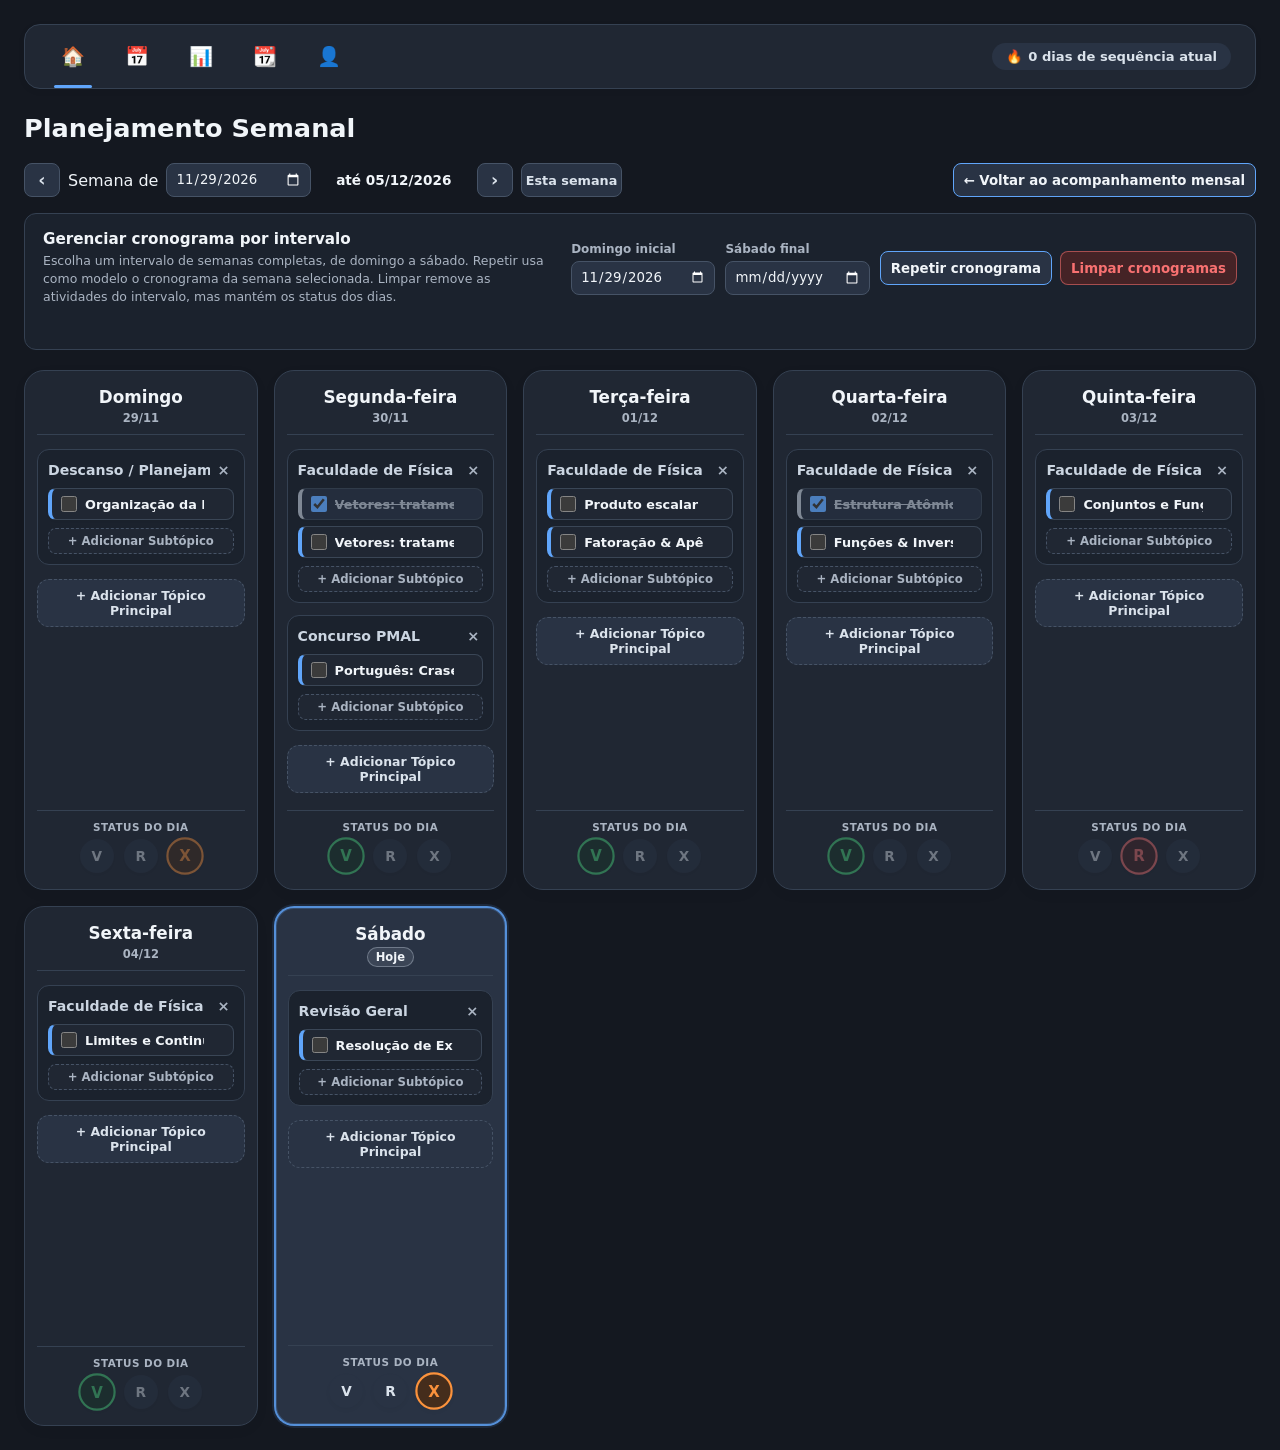
<file: historico/versoes/12-piloto-v9.html>
<!DOCTYPE html>
<html lang="pt-BR">
<head>
  <meta charset="UTF-8">
  <meta name="viewport" content="width=device-width, initial-scale=1.0">
  <title>App de Produtividade Beta</title>
  <style>
    /* ==========================================================================
       1. VARIÁVEIS DE CORES E TEMA (ESTILO DASHBOARD CLEAN)
       ========================================================================== */
    :root {
      color-scheme: dark;
      --bg-main: #141820;
      --card-bg: #202733;
      --surface-soft: #1b222d;
      --surface-hover: #2a3442;
      --border-color: #354152;
      --text-main: #f1f5f9;
      --text-muted: #aab4c2;
      --primary: #60a5fa;
      --primary-hover: #93c5fd;
      --subject-title: #cbd5e1;
      --subtask-bg: #202733;
      --subtask-border: #3a4656;
      --subtask-accent: #60a5fa;
      --completed-bg: #293344;
      --control-bg: #293344;
      --control-border: #465366;
      --control-text: #dbe3ec;
      --status-v: #4ade80;
      --status-v-bg: #183629;
      --status-r: #f87171;
      --status-r-bg: #452326;
      --status-x: #fb923c;
      --status-x-bg: #452d1c;
    }

    * {
      box-sizing: border-box;
      margin: 0;
      padding: 0;
      font-family: system-ui, -apple-system, BlinkMacSystemFont, 'Segoe UI', Roboto, sans-serif;
    }

    body {
      background-color: var(--bg-main);
      color: var(--text-main);
      padding: 24px;
      min-height: 100vh;
    }

    .app-container {
      max-width: 1550px;
      margin: 0 auto;
    }

    /* ==========================================================================
       BARRA SUPERIOR (HEADER)
       ========================================================================== */
    .top-navbar {
      background: var(--card-bg);
      border: 1px solid var(--border-color);
      border-radius: 16px;
      padding: 12px 24px;
      display: flex;
      justify-content: space-between;
      align-items: center;
      box-shadow: 0 2px 10px rgba(0, 0, 0, 0.03);
      margin-bottom: 24px;
    }

    .nav-tabs {
      display: flex;
      gap: 16px;
      align-items: center;
    }

    .nav-tab-item {
      background: none;
      border: none;
      cursor: pointer;
      padding: 8px 12px;
      border-radius: 8px;
      color: var(--text-muted);
      font-size: 1.2rem;
      display: flex;
      align-items: center;
      justify-content: center;
      transition: all 0.2s;
      position: relative;
    }

    .nav-tab-item:hover {
      background: var(--surface-hover);
      color: var(--text-main);
    }

    .nav-tab-item.active {
      color: var(--primary);
    }

    .nav-tab-item.active::after {
      content: '';
      position: absolute;
      bottom: -12px;
      left: 10%;
      width: 80%;
      height: 3px;
      background-color: var(--primary);
      border-radius: 3px;
    }

    [hidden] {
      display: none !important;
    }

    .view-panel:not([hidden]) {
      animation: view-enter 240ms ease-out both;
    }

    .weekly-view-toolbar {
      display: flex;
      align-items: center;
      justify-content: space-between;
      flex-wrap: wrap;
      gap: 12px;
      margin-bottom: 16px;
    }

    .weekly-week-controls {
      display: flex;
      align-items: center;
      flex-wrap: wrap;
      gap: 8px;
    }

    .weekly-week-controls input {
      min-height: 34px;
      padding: 5px 8px;
      border: 1px solid var(--control-border);
      border-radius: 8px;
      background: var(--control-bg);
      color: var(--text-main);
      color-scheme: dark;
    }

    .weekly-week-label {
      min-width: 150px;
      color: var(--text-main);
      font-size: 0.85rem;
      font-weight: 700;
      text-align: center;
    }

    .weekly-range-controls {
      display: grid;
      grid-template-columns: minmax(0, 1fr) auto;
      align-items: center;
      gap: 12px 20px;
      margin: 0 0 20px;
      padding: 16px 18px;
      border: 1px solid var(--border-color);
      border-radius: 12px;
      background: var(--surface-soft);
    }

    .weekly-range-heading h2 {
      margin-bottom: 4px;
      color: var(--text-main);
      font-size: 0.95rem;
    }

    .weekly-range-heading p {
      color: var(--text-muted);
      font-size: 0.78rem;
      line-height: 1.45;
    }

    .weekly-range-actions {
      display: flex;
      align-items: center;
      justify-content: flex-end;
      flex-wrap: wrap;
      gap: 10px;
    }

    .weekly-range-dates {
      display: flex;
      align-items: center;
      flex-wrap: wrap;
      gap: 10px;
    }

    .weekly-range-date-field {
      display: grid;
      gap: 5px;
      color: var(--text-muted);
      font-size: 0.75rem;
      font-weight: 700;
    }

    .weekly-range-controls input {
      min-height: 34px;
      padding: 5px 8px;
      border: 1px solid var(--control-border);
      border-radius: 8px;
      background: var(--control-bg);
      color: var(--text-main);
      color-scheme: dark;
    }

    .weekly-range-buttons {
      display: flex;
      flex-wrap: wrap;
      gap: 8px;
    }

    .weekly-range-clear-button {
      min-height: 34px;
      padding: 6px 10px;
      border: 1px solid rgba(248, 113, 113, 0.55);
      border-radius: 8px;
      background: var(--status-r-bg);
      color: var(--status-r);
      cursor: pointer;
      font-weight: 700;
      white-space: nowrap;
    }

    .weekly-range-clear-button:hover {
      border-color: var(--status-r);
      background: rgba(248, 113, 113, 0.18);
    }

    .weekly-range-feedback {
      grid-column: 1 / -1;
      min-height: 1.2em;
      color: var(--status-v);
      font-size: 0.78rem;
    }

    @media (max-width: 720px) {
      .weekly-range-controls {
        grid-template-columns: 1fr;
      }

      .weekly-range-actions {
        justify-content: flex-start;
      }

      .weekly-range-dates {
        width: 100%;
      }

      .weekly-range-date-field input {
        width: 100%;
      }
    }

    @keyframes view-enter {
      from {
        opacity: 0;
        transform: translateY(8px);
      }
      to {
        opacity: 1;
        transform: translateY(0);
      }
    }

    @media (prefers-reduced-motion: reduce) {
      .view-panel:not([hidden]) {
        animation: none;
      }
    }

    .header-badges {
      display: flex;
      gap: 12px;
      align-items: center;
    }

    @media (max-width: 900px) {
      .top-navbar {
        flex-wrap: wrap;
        gap: 12px;
      }

      .header-badges {
        flex-wrap: wrap;
      }
    }

    .badge-pill {
      display: flex;
      align-items: center;
      gap: 6px;
      padding: 6px 14px;
      border-radius: 999px;
      font-size: 0.82rem;
      font-weight: 700;
    }

    .badge-fire {
      background: #293344;
      color: #dbe3ec;
    }

    /* ==========================================================================
       PLANEJAMENTO SEMANAL
       ========================================================================== */
    .page-title {
      font-size: 1.6rem;
      font-weight: 800;
      margin-bottom: 20px;
      color: var(--text-main);
    }

    .weekly-grid {
      display: grid;
      grid-template-columns: repeat(7, 1fr);
      gap: 16px;
    }

    @media (max-width: 1400px) {
      .weekly-grid {
        grid-template-columns: repeat(auto-fit, minmax(220px, 1fr));
      }
    }

    .macro-section {
      display: flex;
      flex-direction: column;
      gap: 20px;
    }

    .macro-intro {
      color: var(--text-muted);
      margin-top: -12px;
    }

    .macro-stat-grid {
      display: grid;
      grid-template-columns: repeat(6, minmax(0, 1fr));
      gap: 16px;
    }

    .macro-stat-card,
    .macro-panel {
      background: var(--card-bg);
      border: 1px solid var(--border-color);
      border-radius: 16px;
      padding: 18px;
    }

    .macro-stat-label {
      color: var(--text-muted);
      font-size: 0.82rem;
      font-weight: 700;
    }

    .macro-stat-value {
      display: block;
      margin-top: 8px;
      font-size: 1.8rem;
      font-weight: 800;
      line-height: 1.2;
    }

    .macro-stat-detail {
      display: block;
      margin-top: 5px;
      color: var(--text-muted);
      font-size: 0.76rem;
    }

    .macro-panel {
      padding: 20px;
    }

    .macro-toolbar {
      display: flex;
      align-items: center;
      justify-content: space-between;
      flex-wrap: wrap;
      gap: 14px;
      margin-bottom: 18px;
    }

    .month-tracker-heading {
      display: flex;
      flex-direction: column;
      gap: 4px;
    }

    .month-tracker-heading h2 {
      font-size: 1rem;
    }

    .month-tracker-heading p {
      color: var(--text-muted);
      font-size: 0.8rem;
    }

    .view-mode-switcher,
    .calendar-controls,
    .period-controls {
      display: flex;
      align-items: center;
      flex-wrap: wrap;
      gap: 8px;
    }

    .view-mode-button,
    .calendar-control-button,
    .period-apply-button,
    .view-action-button {
      min-height: 34px;
      padding: 6px 10px;
      border: 1px solid var(--control-border);
      border-radius: 8px;
      background: var(--control-bg);
      color: var(--control-text);
      cursor: pointer;
      font-weight: 700;
    }

    .view-action-button {
      border-color: var(--primary);
      color: var(--text-main);
    }

    .view-mode-button.active {
      border-color: var(--primary);
      background: var(--surface-hover);
      color: var(--text-main);
    }

    .calendar-control-button {
      width: 36px;
      padding: 4px;
      font-size: 1.1rem;
    }

    .calendar-control-button.calendar-control-today {
      width: auto;
      font-size: 0.8rem;
    }

    .calendar-control-button,
    .view-mode-button,
    .period-apply-button {
      white-space: nowrap;
    }

    .view-mode-button:hover,
    .calendar-control-button:hover,
    .period-apply-button:hover,
    .view-action-button:hover {
      border-color: var(--primary);
      color: var(--primary);
    }

    .day-card.is-focused {
      outline: 3px solid rgba(96, 165, 250, 0.78);
      outline-offset: 3px;
    }

    .day-card.is-selected-date {
      border: 2px solid rgba(96, 165, 250, 0.82);
      box-shadow: inset 0 0 0 1px rgba(96, 165, 250, 0.22), 0 0 0 2px rgba(96, 165, 250, 0.12);
    }

    .calendar-period-label {
      min-width: 150px;
      color: var(--text-main);
      font-size: 0.95rem;
      font-weight: 800;
      text-align: center;
      text-transform: capitalize;
    }

    .period-controls label {
      display: flex;
      align-items: center;
      gap: 6px;
      color: var(--text-muted);
      font-size: 0.78rem;
      font-weight: 700;
    }

    .period-controls input {
      min-height: 34px;
      padding: 5px 8px;
      border: 1px solid var(--control-border);
      border-radius: 8px;
      background: var(--control-bg);
      color: var(--text-main);
      color-scheme: dark;
    }

    .period-error {
      flex-basis: 100%;
      color: var(--status-r);
      font-size: 0.76rem;
    }

    .calendar-view-target {
      overflow-x: auto;
      padding: 0 0 8px;
    }

    .month-calendar-grid {
      display: grid;
      grid-template-columns: repeat(7, minmax(0, 1fr));
      gap: 8px;
      min-width: 350px;
    }

    .calendar-weekday {
      color: var(--text-muted);
      text-align: center;
      font-weight: 700;
      font-size: 0.74rem;
      padding-bottom: 4px;
    }

    .calendar-day {
      display: flex;
      min-width: 0;
      min-height: 64px;
      flex-direction: column;
      align-items: center;
      justify-content: space-between;
      padding: 7px 4px;
      border-radius: 8px;
      border: 1px solid transparent;
      background: var(--surface-soft);
      color: var(--text-main);
      cursor: pointer;
      font: inherit;
      transition: border-color 0.15s ease, background 0.15s ease;
    }

    .calendar-day:hover,
    .calendar-day:focus-visible {
      border-color: var(--control-border);
      outline: none;
    }

    .calendar-day.is-today {
      border-color: rgba(170, 180, 194, 0.56);
      background: rgba(170, 180, 194, 0.08);
    }

    .calendar-day.is-selected {
      box-shadow: inset 0 0 0 1px var(--primary);
    }

    .calendar-day.has-activities {
      position: relative;
      border-color: rgba(96, 165, 250, 0.3);
      background: linear-gradient(145deg, rgba(96, 165, 250, 0.1), var(--surface-soft) 68%);
    }

    .calendar-day.is-today.has-activities {
      border-color: rgba(170, 180, 194, 0.56);
      background: rgba(170, 180, 194, 0.08);
    }

    .calendar-day.has-activities::after {
      position: absolute;
      top: 5px;
      right: 5px;
      width: 5px;
      height: 5px;
      border-radius: 50%;
      background: var(--primary);
      content: "";
      opacity: 0.8;
    }

    .calendar-day.is-outside-period {
      visibility: hidden;
    }

    .calendar-day.is-future .month-status-dot:not([class*="status-"]) {
      opacity: 0.35;
    }

    .calendar-date {
      color: var(--text-main);
      font-size: 0.75rem;
      font-weight: 700;
    }

    .calendar-today-label {
      padding: 1px 5px;
      border-radius: 999px;
      background: rgba(170, 180, 194, 0.16);
      color: var(--text-muted);
      font-size: 0.56rem;
      font-weight: 700;
      line-height: 1.4;
    }

    .annual-months-grid,
    .period-months-grid {
      display: grid;
      grid-template-columns: repeat(3, minmax(230px, 1fr));
      gap: 14px;
      min-width: 720px;
    }

    .annual-month-card,
    .period-month-card {
      min-width: 0;
      padding: 14px;
      border: 1px solid var(--border-color);
      border-radius: 12px;
      background: var(--surface-soft);
    }

    .annual-month-card h3,
    .period-month-card h3 {
      margin-bottom: 10px;
      color: var(--text-main);
      font-size: 0.88rem;
      text-align: center;
      text-transform: capitalize;
    }

    .annual-month-card .month-calendar-grid,
    .period-month-card .month-calendar-grid {
      min-width: 0;
      gap: 4px;
    }

    .annual-month-card .calendar-day,
    .period-month-card .calendar-day {
      min-height: 39px;
      padding: 4px 2px;
      border-radius: 6px;
    }

    .annual-month-card .calendar-date,
    .period-month-card .calendar-date {
      font-size: 0.68rem;
    }

    .annual-month-card .month-status-dot,
    .period-month-card .month-status-dot {
      width: 16px;
      height: 16px;
      font-size: 0.5rem;
    }

    .month-status-dot {
      display: grid;
      width: 23px;
      height: 23px;
      place-items: center;
      border: 1px solid var(--control-border);
      border-radius: 50%;
      background: transparent;
      color: var(--text-muted);
      font-size: 0.62rem;
      font-weight: 800;
    }

    .month-status-dot.status-v {
      border-color: var(--status-v);
      background: var(--status-v);
      color: #10251a;
    }

    .month-status-dot.status-r {
      border-color: var(--status-r);
      background: var(--status-r);
      color: #301719;
    }

    .month-status-dot.status-x {
      border-color: var(--status-x);
      background: var(--status-x);
      color: #321d0c;
    }

    .month-legend {
      display: flex;
      flex-wrap: wrap;
      gap: 16px;
      margin-top: 16px;
      color: var(--text-muted);
      font-size: 0.76rem;
    }

    .month-legend-item {
      display: inline-flex;
      align-items: center;
      gap: 7px;
    }

    .month-legend .month-status-dot {
      width: 18px;
      height: 18px;
      font-size: 0.56rem;
    }

    .activities-legend-dot {
      width: 7px;
      height: 7px;
      border-radius: 50%;
      background: var(--primary);
      box-shadow: 0 0 0 3px rgba(96, 165, 250, 0.12);
    }

    .day-details {
      margin-top: 18px;
      padding: 16px;
      border: 1px solid var(--border-color);
      border-radius: 12px;
      background: var(--surface-soft);
    }

    .day-details-header {
      display: flex;
      align-items: flex-start;
      justify-content: space-between;
      flex-wrap: wrap;
      gap: 10px;
      margin-bottom: 14px;
    }

    .day-details-header h3 {
      font-size: 0.95rem;
    }

    .day-details-status {
      color: var(--text-muted);
      font-size: 0.78rem;
      font-weight: 700;
    }

    .day-details-status.status-v { color: var(--status-v); }
    .day-details-status.status-r { color: var(--status-r); }
    .day-details-status.status-x { color: var(--status-x); }

    .planned-subjects {
      display: grid;
      grid-template-columns: repeat(auto-fit, minmax(200px, 1fr));
      gap: 10px;
    }

    .planned-subject {
      padding: 12px;
      border: 1px solid var(--border-color);
      border-radius: 10px;
      background: var(--card-bg);
    }

    .planned-subject h4 {
      margin-bottom: 8px;
      color: var(--subject-title);
      font-size: 0.83rem;
    }

    .planned-subject ul {
      display: grid;
      gap: 6px;
      padding-left: 18px;
      color: var(--text-muted);
      font-size: 0.78rem;
    }

    .planned-subtask-done {
      color: var(--text-muted);
      text-decoration: line-through;
    }

    .day-details-empty {
      color: var(--text-muted);
      font-size: 0.82rem;
    }

    .day-details-context {
      margin-top: 12px;
      color: var(--text-muted);
      font-size: 0.74rem;
    }

    .day-details-actions {
      display: flex;
      justify-content: flex-end;
      margin-top: 16px;
      padding-top: 12px;
      border-top: 1px solid var(--border-color);
    }

    @media (max-width: 800px) {
      .macro-stat-grid {
        grid-template-columns: repeat(auto-fit, minmax(140px, 1fr));
      }

      .macro-toolbar {
        align-items: flex-start;
        flex-direction: column;
      }

      .annual-months-grid,
      .period-months-grid {
        grid-template-columns: repeat(2, minmax(230px, 1fr));
      }
    }

    /* Super Card do Dia */
    .day-card {
      background: var(--card-bg);
      border-radius: 20px;
      padding: 16px 12px;
      box-shadow: 0 4px 15px rgba(0, 0, 0, 0.03);
      display: flex;
      flex-direction: column;
      gap: 14px;
      border: 1px solid var(--border-color);
      min-height: 520px;
    }

    .day-card.is-today {
      background: #293344;
      border-color: rgba(170, 180, 194, 0.78);
      box-shadow: inset 0 0 0 1px rgba(170, 180, 194, 0.2);
    }

    .day-card.is-today .day-date.is-today {
      padding: 2px 8px;
      border: 1px solid rgba(170, 180, 194, 0.48);
      border-radius: 999px;
      background: rgba(170, 180, 194, 0.14);
    }

    .day-card.is-today.is-selected-date {
      border-color: rgba(96, 165, 250, 0.82);
      box-shadow:
        inset 0 0 0 1px rgba(96, 165, 250, 0.22),
        0 0 0 2px rgba(96, 165, 250, 0.12);
    }

    .day-header {
      text-align: center;
      padding-bottom: 8px;
      border-bottom: 1px solid var(--border-color);
    }

    .day-title {
      font-size: 1.05rem;
      font-weight: 800;
      color: var(--text-main);
    }

    .day-date {
      display: inline-block;
      margin-top: 3px;
      color: var(--text-muted);
      font-size: 0.72rem;
      font-weight: 600;
    }

    .day-date.is-today {
      padding: 2px 7px;
      border-radius: 999px;
      background: var(--surface-hover);
      color: var(--text-main);
    }

    /* Bloco do Tópico Principal */
    .subjects-container {
      display: flex;
      flex-direction: column;
      gap: 12px;
    }

    .subject-block {
      display: flex;
      flex-direction: column;
      gap: 8px;
      background: var(--surface-soft);
      padding: 10px;
      border-radius: 12px;
      border: 1px solid var(--border-color);
      position: relative;
    }

    .subject-header {
      display: flex;
      align-items: center;
      justify-content: space-between;
      gap: 4px;
    }

    .subject-title-input {
      font-size: 0.88rem;
      font-weight: 800;
      color: var(--subject-title);
      border: none;
      background: transparent;
      outline: none;
      width: 100%;
      padding: 2px 0;
    }

    .subject-title-input:focus {
      border-bottom: 1px dashed var(--primary);
    }

    .btn-remove-subject {
      background: none;
      border: none;
      color: var(--text-muted);
      cursor: pointer;
      font-size: 0.9rem;
      font-weight: bold;
      padding: 0 4px;
    }

    .btn-remove-subject:hover {
      color: var(--primary);
    }

    /* Lista de Subtópicos Diferenciáveis */
    .subtask-list {
      display: flex;
      flex-direction: column;
      gap: 6px;
    }

    .subtask-item {
      display: flex;
      align-items: center;
      gap: 8px;
      background: var(--subtask-bg);
      padding: 7px 9px;
      border-radius: 8px;
      border: 1px solid var(--subtask-border);
      border-left: 4px solid var(--subtask-accent);
      box-shadow: 0 1px 3px rgba(0, 0, 0, 0.04);
      transition: all 0.2s ease;
    }

    .subtask-item:hover {
      border-color: var(--control-border);
      border-left-color: var(--primary);
      transform: translateY(-1px);
    }

    .subtask-checkbox {
      width: 16px;
      height: 16px;
      accent-color: var(--primary);
      cursor: pointer;
      flex-shrink: 0;
    }

    .subtask-text-input {
      border: none;
      background: transparent;
      outline: none;
      font-size: 0.8rem;
      color: var(--text-main);
      width: 100%;
      font-weight: 600;
    }

    .subtask-item.completed {
      background: var(--completed-bg);
      border-left-color: var(--text-muted);
      opacity: 0.7;
    }

    .subtask-item.completed .subtask-text-input {
      text-decoration: line-through;
      color: var(--text-muted);
    }

    .btn-remove-subtask {
      background: none;
      border: none;
      color: var(--text-muted);
      cursor: pointer;
      font-size: 0.85rem;
      font-weight: bold;
      opacity: 0;
      transition: opacity 0.2s;
    }

    .subtask-item:hover .btn-remove-subtask {
      opacity: 1;
    }

    .btn-remove-subtask:hover {
      color: var(--primary);
    }

    /* Botão de Adicionar Subtópico */
    .btn-add-subtask {
      background: var(--card-bg);
      border: 1px dashed var(--control-border);
      border-radius: 8px;
      padding: 5px;
      font-size: 0.73rem;
      color: var(--text-muted);
      cursor: pointer;
      text-align: center;
      font-weight: 700;
      transition: all 0.2s ease;
    }

    .btn-add-subtask:hover {
      border-color: var(--primary);
      color: var(--primary);
      background: var(--surface-hover);
    }

    /* Botão de Adicionar Tópico Principal */
    .btn-add-main-subject {
      background: var(--control-bg);
      border: 1px dashed var(--control-border);
      border-radius: 12px;
      padding: 8px;
      font-size: 0.78rem;
      color: var(--control-text);
      cursor: pointer;
      text-align: center;
      font-weight: 800;
      transition: all 0.2s ease;
    }

    .btn-add-main-subject:hover {
      background: var(--surface-hover);
      color: var(--text-main);
    }

    /* Botões Circulares de Status (V, R, X) na Base de Cada Dia */
    .status-circles-container {
      display: flex;
      flex-direction: column;
      align-items: center;
      gap: 6px;
      margin-top: auto;
      padding-top: 10px;
      border-top: 1px solid var(--border-color);
    }

    .status-label {
      font-size: 0.65rem;
      font-weight: 800;
      color: var(--text-muted);
      text-transform: uppercase;
      letter-spacing: 0.5px;
    }

    .status-circles {
      display: flex;
      justify-content: center;
      gap: 10px;
    }

    .circle-btn {
      width: 34px;
      height: 34px;
      border-radius: 50%;
      border: 2px solid transparent;
      display: flex;
      align-items: center;
      justify-content: center;
      cursor: pointer;
      font-size: 0.85rem;
      font-weight: 800;
      background: var(--control-bg);
      color: var(--control-text);
      transition: all 0.2s ease;
      box-shadow: 0 2px 4px rgba(0, 0, 0, 0.04);
    }

    .circle-btn:hover {
      transform: translateY(-1px);
    }

    .circle-btn:disabled {
      cursor: not-allowed;
      opacity: 0.42;
      transform: none;
    }

    .circle-btn:disabled:hover {
      transform: none;
    }

    .circle-v.active {
      background: var(--status-v-bg);
      color: var(--status-v);
      border-color: var(--status-v);
      transform: scale(1.1);
    }

    .circle-r.active {
      background: var(--status-r-bg);
      color: var(--status-r);
      border-color: var(--status-r);
      transform: scale(1.1);
    }

    .circle-x.active {
      background: var(--status-x-bg);
      color: var(--status-x);
      border-color: var(--status-x);
      transform: scale(1.1);
    }
  </style>
</head>
<body>

  <div class="app-container">
    
    <!-- BARRA SUPERIOR -->
    <header class="top-navbar">
      <nav class="nav-tabs">
        <button class="nav-tab-item active" type="button" data-view="weekly" aria-label="Planejamento Semanal" aria-pressed="true" title="Planejamento Semanal"><span>🏠</span></button>
        <button class="nav-tab-item" title="Calendário Mensal"><span>📅</span></button>
        <button class="nav-tab-item" type="button" data-view="macro" aria-label="Acompanhamento Mensal" aria-pressed="false" title="Acompanhamento Mensal"><span>📊</span></button>
        <button class="nav-tab-item" title="Eventos e Prazos"><span>📆</span></button>
        <button class="nav-tab-item" title="Perfil"><span>👤</span></button>
      </nav>

      <div class="header-badges">
        <div class="badge-pill badge-fire">
          <span>🔥</span> <span id="streak-count">25 Dias de Sequência</span>
        </div>
      </div>
    </header>

    <!-- TÍTULO DA PÁGINA -->
    <h1 class="page-title" id="page-title">Planejamento Semanal</h1>

    <section class="view-panel" id="weekly-view" aria-label="Planejamento Semanal">
      <div class="weekly-view-toolbar">
        <div class="weekly-week-controls" aria-label="Selecionar semana do planejamento">
          <button class="calendar-control-button" id="previous-week" type="button" aria-label="Semana anterior" title="Semana anterior">‹</button>
          <label for="weekly-date-picker">Semana de</label>
          <input id="weekly-date-picker" type="date">
          <span class="weekly-week-label" id="weekly-week-label"></span>
          <button class="calendar-control-button" id="next-week" type="button" aria-label="Próxima semana" title="Próxima semana">›</button>
          <button class="calendar-control-button calendar-control-today" id="current-week" type="button">Esta semana</button>
        </div>
        <button class="view-action-button" id="return-to-monthly" type="button">← Voltar ao acompanhamento mensal</button>
      </div>
      <section class="weekly-range-controls" aria-labelledby="weekly-range-title">
        <div class="weekly-range-heading">
          <h2 id="weekly-range-title">Gerenciar cronograma por intervalo</h2>
          <p>Escolha um intervalo de semanas completas, de domingo a sábado. Repetir usa como modelo o cronograma da semana selecionada. Limpar remove as atividades do intervalo, mas mantém os status dos dias.</p>
        </div>
        <div class="weekly-range-actions">
          <div class="weekly-range-dates">
            <label class="weekly-range-date-field" for="weekly-range-start">
              <span>Domingo inicial</span>
              <input id="weekly-range-start" type="date">
            </label>
            <label class="weekly-range-date-field" for="weekly-range-end">
              <span>Sábado final</span>
              <input id="weekly-range-end" type="date">
            </label>
          </div>
          <div class="weekly-range-buttons">
            <button class="view-action-button" id="apply-weekly-range" type="button">Repetir cronograma</button>
            <button class="weekly-range-clear-button" id="clear-weekly-range" type="button">Limpar cronogramas</button>
          </div>
        </div>
        <span class="weekly-range-feedback" id="weekly-range-feedback" role="status" aria-live="polite"></span>
      </section>
      <main class="weekly-grid" id="weekly-grid"></main>
    </section>

    <section class="view-panel macro-section" id="macro-view" aria-label="Acompanhamento Mensal" hidden>
      <p class="macro-intro">Acompanhe a produtividade de cada dia do mês. Os status são sincronizados com o Planejamento Semanal e as datas seguem o calendário.</p>

      <div class="macro-stat-grid" id="macro-stat-grid"></div>

      <section class="macro-panel" aria-labelledby="month-tracker-title">
        <div class="macro-toolbar">
          <div class="month-tracker-heading">
            <h2 id="month-tracker-title">Calendário de produtividade</h2>
            <p>Alterne entre mês, ano ou um período personalizado. Clique em um dia para consultar as atividades planejadas.</p>
          </div>
          <div class="view-mode-switcher" role="group" aria-label="Modo de visualização">
            <button class="view-mode-button active" type="button" data-macro-mode="month" aria-pressed="true">Mês</button>
            <button class="view-mode-button" type="button" data-macro-mode="year" aria-pressed="false">Ano</button>
            <button class="view-mode-button" type="button" data-macro-mode="period" aria-pressed="false">Período</button>
          </div>
        </div>
        <div class="macro-toolbar">
          <div class="calendar-controls" id="month-controls">
            <button class="calendar-control-button" id="previous-month" type="button" aria-label="Mês anterior" title="Mês anterior">‹</button>
            <span class="calendar-period-label" id="month-label"></span>
            <button class="calendar-control-button" id="next-month" type="button" aria-label="Próximo mês" title="Próximo mês">›</button>
            <button class="calendar-control-button calendar-control-today" id="current-month" type="button">Este mês</button>
          </div>
          <div class="calendar-controls" id="year-controls" hidden>
            <button class="calendar-control-button" id="previous-year" type="button" aria-label="Ano anterior" title="Ano anterior">‹</button>
            <span class="calendar-period-label" id="year-label"></span>
            <button class="calendar-control-button" id="next-year" type="button" aria-label="Próximo ano" title="Próximo ano">›</button>
            <button class="calendar-control-button calendar-control-today" id="current-year" type="button">Este ano</button>
          </div>
          <div class="period-controls" id="period-controls" hidden>
            <label>De <input id="period-start" type="date"></label>
            <label>Até <input id="period-end" type="date"></label>
            <button class="period-apply-button" id="apply-period" type="button">Aplicar período</button>
            <span class="period-error" id="period-error" role="alert"></span>
          </div>
        </div>
        <div class="calendar-view-target" id="calendar-view-target"></div>
        <section class="day-details" id="day-details" aria-live="polite" aria-labelledby="day-details-title"></section>
        <div class="month-legend" aria-label="Legenda de status">
          <span class="month-legend-item"><span class="month-status-dot status-v">V</span> Produtivo</span>
          <span class="month-legend-item"><span class="month-status-dot status-r">R</span> Dia ruim</span>
          <span class="month-legend-item"><span class="month-status-dot status-x">X</span> Dia inativo</span>
          <span class="month-legend-item"><span class="month-status-dot">·</span> Sem registro</span>
          <span class="month-legend-item"><span class="activities-legend-dot" aria-hidden="true"></span> Há atividades agendadas</span>
        </div>
      </section>
    </section>

  </div>

  <script>
    const DAYS_OF_WEEK = ["Domingo", "Segunda-feira", "Terça-feira", "Quarta-feira", "Quinta-feira", "Sexta-feira", "Sábado"];

    // Dados Iniciais da Semana
    const initialWeekData = [
      {
        day: "Segunda-feira",
        status: "v",
        subjects: [
          {
            title: "Faculdade de Física",
            subtasks: [
              { text: "Vetores: tratamento geométrico", done: true },
              { text: "Vetores: tratamento algébrico", done: false }
            ]
          },
          {
            title: "Concurso PMAL",
            subtasks: [
              { text: "Português: Crase e Pontuação", done: false }
            ]
          }
        ]
      },
      {
        day: "Terça-feira",
        status: "v",
        subjects: [
          {
            title: "Faculdade de Física",
            subtasks: [
              { text: "Produto escalar e projeção", done: false },
              { text: "Fatoração & Apêndice A", done: false }
            ]
          }
        ]
      },
      {
        day: "Quarta-feira",
        status: "v",
        subjects: [
          {
            title: "Faculdade de Física",
            subtasks: [
              { text: "Estrutura Atômica e Tabela", done: true },
              { text: "Funções & Inversas", done: false }
            ]
          }
        ]
      },
      {
        day: "Quinta-feira",
        status: "r",
        subjects: [
          {
            title: "Faculdade de Física",
            subtasks: [
              { text: "Conjuntos e Funções", done: false }
            ]
          }
        ]
      },
      {
        day: "Sexta-feira",
        status: "v",
        subjects: [
          {
            title: "Faculdade de Física",
            subtasks: [
              { text: "Limites e Continuidade", done: false }
            ]
          }
        ]
      },
      {
        day: "Sábado",
        status: "x",
        subjects: [
          {
            title: "Revisão Geral",
            subtasks: [
              { text: "Resolução de Exercícios Stewart", done: false }
            ]
          }
        ]
      },
      {
        day: "Domingo",
        status: "x",
        subjects: [
          {
            title: "Descanso / Planejamento",
            subtasks: [
              { text: "Organização da Próxima Semana", done: false }
            ]
          }
        ]
      }
    ];

    const VALID_STATUSES = ["v", "r", "x"];

    function toDateKey(date) {
      const year = date.getFullYear();
      const month = String(date.getMonth() + 1).padStart(2, "0");
      const day = String(date.getDate()).padStart(2, "0");
      return `${year}-${month}-${day}`;
    }

    function fromDateKey(dateKey) {
      const [year, month, day] = dateKey.split("-").map(Number);
      return new Date(year, month - 1, day, 12);
    }

    function addDays(date, amount) {
      const result = new Date(date);
      result.setDate(result.getDate() + amount);
      return result;
    }

    function getWeekStart(date) {
      const result = new Date(date.getFullYear(), date.getMonth(), date.getDate(), 12);
      result.setDate(result.getDate() - result.getDay());
      return result;
    }

    let today = new Date();
    let currentWeekStart = getWeekStart(today);
    let currentWeekStartKey = toDateKey(currentWeekStart);
    let highlightedWeeklyDateKey = toDateKey(today);
    let monthlyDateWasSelected = false;
    let selectedMonth = new Date(today.getFullYear(), today.getMonth(), 1, 12);
    let selectedYear = today.getFullYear();
    let macroViewMode = "month";
    let selectedDateKey = toDateKey(today);
    let periodStart = new Date(today.getFullYear(), today.getMonth(), 1, 12);
    let periodEnd = new Date(today.getFullYear(), today.getMonth() + 1, 0, 12);
    let legacyWeekData = JSON.parse(localStorage.getItem('weekly_planner_data')) || initialWeekData;
    let productivityHistory = JSON.parse(localStorage.getItem('weekly_planner_history')) || {};
    let weeklySchedules = JSON.parse(localStorage.getItem('weekly_planner_schedules')) || {};
    const savedWeekStart = localStorage.getItem('weekly_planner_week_start');
    const savedWeekOrder = localStorage.getItem('weekly_planner_week_order');
    const usesLegacyMondayOrder = savedWeekOrder !== "sunday-first";

    if (savedWeekStart && (savedWeekStart !== currentWeekStartKey || usesLegacyMondayOrder)) {
      const previousWeekStart = fromDateKey(savedWeekStart);
      legacyWeekData.forEach(dayObj => {
        const dayIdx = DAYS_OF_WEEK.indexOf(dayObj.day);
        const statusDate = toDateKey(addDays(previousWeekStart, dayIdx));
        if (VALID_STATUSES.includes(dayObj.status)) {
          productivityHistory[statusDate] = dayObj.status;
        }
      });
    }

    legacyWeekData.sort((dayA, dayB) => DAYS_OF_WEEK.indexOf(dayA.day) - DAYS_OF_WEEK.indexOf(dayB.day));
    const legacyScheduleWeekKey = savedWeekStart || currentWeekStartKey;
    if (!Object.prototype.hasOwnProperty.call(weeklySchedules, legacyScheduleWeekKey)) {
      weeklySchedules[legacyScheduleWeekKey] = legacyWeekData.map(dayObj => ({
        day: dayObj.day,
        subjects: dayObj.subjects
      }));
      if (!savedWeekStart || savedWeekStart === currentWeekStartKey) {
        legacyWeekData.forEach((dayObj, dayIdx) => {
          const dateKey = toDateKey(addDays(currentWeekStart, dayIdx));
          if (VALID_STATUSES.includes(productivityHistory[dateKey])) {
            dayObj.status = productivityHistory[dateKey];
          } else if (VALID_STATUSES.includes(dayObj.status)) {
            productivityHistory[dateKey] = dayObj.status;
          }
        });
      }
    }

    let selectedWeekStart = currentWeekStart;
    let selectedWeekStartKey = currentWeekStartKey;
    let weekData = [];

    function createEmptyWeekData() {
      return DAYS_OF_WEEK.map(day => ({ day, status: "", subjects: [] }));
    }

    function loadWeekDataForStart(date, highlightedDate = null) {
      selectedWeekStart = getWeekStart(date);
      selectedWeekStartKey = toDateKey(selectedWeekStart);
      highlightedWeeklyDateKey = highlightedDate
        ? toDateKey(highlightedDate)
        : (toDateKey(today) >= selectedWeekStartKey
          && toDateKey(today) <= toDateKey(addDays(selectedWeekStart, 6))
          ? toDateKey(today)
          : null);
      document.getElementById('weekly-range-start').value = selectedWeekStartKey;
      document.getElementById('weekly-range-end').value = "";
      document.getElementById('weekly-range-feedback').textContent = "";
      const savedSchedule = weeklySchedules[selectedWeekStartKey];
      const scheduleByDay = new Map((savedSchedule || []).map(day => [day.day, day]));

      weekData = DAYS_OF_WEEK.map((day, dayIdx) => {
        const dateKey = toDateKey(addDays(selectedWeekStart, dayIdx));
        const schedule = scheduleByDay.get(day);
        return {
          day,
          status: VALID_STATUSES.includes(productivityHistory[dateKey])
            ? productivityHistory[dateKey]
            : "",
          subjects: schedule ? schedule.subjects : []
        };
      });

      renderWeeklyGrid();
      return selectedWeekStart;
    }

    localStorage.setItem('weekly_planner_week_start', currentWeekStartKey);
    localStorage.setItem('weekly_planner_week_order', "sunday-first");

    function syncSelectedWeekToHistory() {
      weekData.forEach((dayObj, dayIdx) => {
        const statusDate = toDateKey(addDays(selectedWeekStart, dayIdx));
        if (VALID_STATUSES.includes(dayObj.status)) {
          productivityHistory[statusDate] = dayObj.status;
        } else {
          delete productivityHistory[statusDate];
        }
      });
    }

    function saveWeekData() {
      syncSelectedWeekToHistory();
      weeklySchedules[selectedWeekStartKey] = weekData.map(dayObj => ({
        day: dayObj.day,
        subjects: dayObj.subjects
      }));
      localStorage.setItem('weekly_planner_schedules', JSON.stringify(weeklySchedules));
      localStorage.setItem('weekly_planner_data', JSON.stringify(weekData));
      localStorage.setItem('weekly_planner_history', JSON.stringify(productivityHistory));
    }

    loadWeekDataForStart(currentWeekStart);
    saveWeekData();

    function refreshCalendarDate() {
      const currentDate = new Date();
      if (toDateKey(currentDate) === toDateKey(today)) {
        return;
      }

      const previousToday = today;
      const previousWeekStart = currentWeekStart;
      const previousWeekStartKey = currentWeekStartKey;
      const wasShowingCurrentMonth = selectedMonth.getFullYear() === previousToday.getFullYear()
        && selectedMonth.getMonth() === previousToday.getMonth();
      const nextWeekStart = getWeekStart(currentDate);
      const nextWeekStartKey = toDateKey(nextWeekStart);

      if (nextWeekStartKey !== previousWeekStartKey) {
        saveWeekData();

        currentWeekStart = nextWeekStart;
        currentWeekStartKey = nextWeekStartKey;
        localStorage.setItem('weekly_planner_week_start', currentWeekStartKey);
        if (selectedWeekStartKey === toDateKey(previousWeekStart)) {
          loadWeekDataForStart(currentWeekStart);
        }
      }

      today = currentDate;
      if (wasShowingCurrentMonth && selectedMonth.getMonth() !== today.getMonth()) {
        selectedMonth = new Date(today.getFullYear(), today.getMonth(), 1, 12);
      }
      renderWeeklyGrid();
      renderMacro();
    }

    setInterval(refreshCalendarDate, 60 * 1000);
    document.addEventListener('visibilitychange', () => {
      if (!document.hidden) {
        refreshCalendarDate();
      }
    });

    function renderWeeklyGrid() {
      const grid = document.getElementById('weekly-grid');
      grid.innerHTML = '';
      const selectedWeekEnd = addDays(selectedWeekStart, 6);
      const formatWeekDate = date => date.toLocaleDateString("pt-BR", {
        day: "2-digit",
        month: "2-digit",
        year: "numeric"
      });
      document.getElementById('weekly-date-picker').value = selectedWeekStartKey;
      document.getElementById('weekly-week-label').textContent = `até ${formatWeekDate(selectedWeekEnd)}`;
      weekData.forEach((dayObj, dayIdx) => {
        const card = document.createElement('div');
        card.id = `weekly-day-${dayIdx}`;
        card.tabIndex = -1;
        const dayDate = addDays(selectedWeekStart, dayIdx);
        const dayDateKey = toDateKey(dayDate);
        const isToday = dayDateKey === toDateKey(today);
        const isSelectedDate = dayDateKey === highlightedWeeklyDateKey;
        card.className = `day-card${isToday ? ' is-today' : ''}${isSelectedDate ? ' is-selected-date' : ''}`;
        const dateLabel = isToday
          ? `<span class="day-date is-today">Hoje</span>`
          : `<span class="day-date">${dayDate.toLocaleDateString("pt-BR", {
              day: "2-digit",
              month: "2-digit"
            })}</span>`;

        // Cabeçalho do Dia
        let html = `
          <div class="day-header">
            <h3 class="day-title">${dayObj.day}</h3>
            ${dateLabel}
          </div>
          <div class="subjects-container" id="subjects-day-${dayIdx}">
        `;

        // Tópicos Principais
        dayObj.subjects.forEach((subj, subjIdx) => {
          html += `
            <div class="subject-block">
              <div class="subject-header">
                <input type="text" class="subject-title-input" value="${subj.title}" onchange="updateSubjectTitle(${dayIdx}, ${subjIdx}, this.value)" placeholder="Título da Matéria...">
                <button class="btn-remove-subject" onclick="removeSubject(${dayIdx}, ${subjIdx})" title="Remover Matéria">&times;</button>
              </div>
              <div class="subtask-list">
          `;

          // Subtópicos
          subj.subtasks.forEach((sub, subIdx) => {
            html += `
              <div class="subtask-item ${sub.done ? 'completed' : ''}">
                <input type="checkbox" class="subtask-checkbox" ${sub.done ? 'checked' : ''} onchange="toggleSubtask(${dayIdx}, ${subjIdx}, ${subIdx})">
                <input type="text" class="subtask-text-input" value="${sub.text}" onchange="updateSubtaskText(${dayIdx}, ${subjIdx}, ${subIdx}, this.value)" placeholder="Descreva o subtópico...">
                <button class="btn-remove-subtask" onclick="removeSubtask(${dayIdx}, ${subjIdx}, ${subIdx})" title="Remover Subtópico">&times;</button>
              </div>
            `;
          });

          html += `
              </div>
              ${subj.subtasks.length < 10 ? `<button class="btn-add-subtask" onclick="addSubtask(${dayIdx}, ${subjIdx})">+ Adicionar Subtópico</button>` : ''}
            </div>
          `;
        });

        html += `</div>`;

        // Botão para adicionar Tópico Principal (máximo 5)
        if (dayObj.subjects.length < 5) {
          html += `<button class="btn-add-main-subject" onclick="addSubject(${dayIdx})">+ Adicionar Tópico Principal</button>`;
        }

        // Seletor Circular de Status do Dia
        html += `
          <div class="status-circles-container">
            <span class="status-label">Status do Dia</span>
            <div class="status-circles">
              <button class="circle-btn circle-v ${dayObj.status === 'v' ? 'active' : ''}" onclick="setStatus(${dayIdx}, 'v')" ${isToday ? '' : 'disabled'} aria-label="Marcar dia como positivo" title="${isToday ? 'Status de hoje' : 'Somente o status de hoje pode ser alterado'}">V</button>
              <button class="circle-btn circle-r ${dayObj.status === 'r' ? 'active' : ''}" onclick="setStatus(${dayIdx}, 'r')" ${isToday ? '' : 'disabled'} aria-label="Marcar dia como ruim" title="${isToday ? 'Status de hoje' : 'Somente o status de hoje pode ser alterado'}">R</button>
              <button class="circle-btn circle-x ${dayObj.status === 'x' ? 'active' : ''}" onclick="setStatus(${dayIdx}, 'x')" ${isToday ? '' : 'disabled'} aria-label="Marcar dia como inativo" title="${isToday ? 'Status de hoje' : 'Somente o status de hoje pode ser alterado'}">X</button>
            </div>
          </div>
        `;

        card.innerHTML = html;
        grid.appendChild(card);
      });
    }

    function getProductivityStats() {
      const todayKey = toDateKey(new Date());
      const recordedStatuses = Object.entries(productivityHistory)
        .filter(([dateKey, status]) => dateKey <= todayKey && VALID_STATUSES.includes(status))
        .sort(([dateA], [dateB]) => dateA.localeCompare(dateB));

      let bestStreak = 0;
      let streak = 0;
      let previousDate = null;
      let productiveDays = 0;

      recordedStatuses.forEach(([dateKey, status]) => {
        if (status === "v") {
          productiveDays += 1;
          const isConsecutive = previousDate
            && addDays(fromDateKey(previousDate), 1).getTime() === fromDateKey(dateKey).getTime();
          streak = isConsecutive ? streak + 1 : 1;
          bestStreak = Math.max(bestStreak, streak);
        } else {
          streak = 0;
        }
        previousDate = dateKey;
      });

      const todayStatus = productivityHistory[todayKey];
      let streakDate = fromDateKey(todayKey);
      if (VALID_STATUSES.includes(todayStatus) && todayStatus !== "v") {
        streakDate = null;
      } else if (!VALID_STATUSES.includes(todayStatus)) {
        streakDate = addDays(streakDate, -1);
      }

      let currentStreak = 0;
      while (streakDate) {
        const status = productivityHistory[toDateKey(streakDate)];
        if (status !== "v") {
          break;
        }
        currentStreak += 1;
        streakDate = addDays(streakDate, -1);
      }

      return { currentStreak, bestStreak, productiveDays, todayKey };
    }

    function formatDayCount(count) {
      return `${count} ${count === 1 ? "dia" : "dias"}`;
    }

    function escapeHtml(value) {
      return String(value).replace(/[&<>"']/g, character => ({
        "&": "&amp;",
        "<": "&lt;",
        ">": "&gt;",
        '"': "&quot;",
        "'": "&#39;"
      })[character]);
    }

    function getVisibleDateRange() {
      if (macroViewMode === "year") {
        return [
          new Date(selectedYear, 0, 1, 12),
          new Date(selectedYear, 11, 31, 12)
        ];
      }
      if (macroViewMode === "period") {
        return [periodStart, periodEnd];
      }

      const start = new Date(selectedMonth.getFullYear(), selectedMonth.getMonth(), 1, 12);
      return [start, new Date(selectedMonth.getFullYear(), selectedMonth.getMonth() + 1, 0, 12)];
    }

    function renderCalendarMonth(year, month, compact = false, rangeStart = null, rangeEnd = null) {
      const monthStart = new Date(year, month, 1, 12);
      const daysInMonth = new Date(year, month + 1, 0).getDate();
      const headings = ["Dom", "Seg", "Ter", "Qua", "Qui", "Sex", "Sáb"]
        .map(day => `<span class="calendar-weekday">${day}</span>`)
        .join("");
      const blanks = Array.from({ length: monthStart.getDay() }, () =>
        `<span class="calendar-day-spacer" aria-hidden="true"></span>`
      ).join("");
      const dates = Array.from({ length: daysInMonth }, (_, index) => {
        const date = addDays(monthStart, index);
        const dateKey = toDateKey(date);
        const outsideRange = (rangeStart && dateKey < toDateKey(rangeStart))
          || (rangeEnd && dateKey > toDateKey(rangeEnd));
        if (outsideRange) {
          return `<span class="calendar-day-spacer" aria-hidden="true"></span>`;
        }

        const status = VALID_STATUSES.includes(productivityHistory[dateKey])
          ? productivityHistory[dateKey]
          : "";
        const statusLabel = {
          v: "Produtivo",
          r: "Dia ruim",
          x: "Dia inativo"
        }[status] || "Sem registro";
        const todayClass = dateKey === toDateKey(today) ? " is-today" : "";
        const selectedClass = dateKey === selectedDateKey ? " is-selected" : "";
        const futureClass = dateKey > toDateKey(today) ? " is-future" : "";
        const weekSchedule = weeklySchedules[toDateKey(getWeekStart(date))] || [];
        const dayPlan = weekSchedule.find(day => day.day === DAYS_OF_WEEK[date.getDay()]);
        const hasActivities = Boolean(dayPlan && dayPlan.subjects.length > 0);
        const activitiesClass = hasActivities ? " has-activities" : "";
        const dateLabel = date.toLocaleDateString("pt-BR", {
          weekday: "long",
          day: "numeric",
          month: "long",
          year: "numeric"
        });

        return `
          <button class="calendar-day${todayClass}${selectedClass}${futureClass}${activitiesClass}" type="button" data-calendar-date="${dateKey}" title="${dateLabel}${hasActivities ? ": Com atividades planejadas" : ""}. Status: ${statusLabel}" aria-label="Ver atividades de ${dateLabel}.${hasActivities ? " Há atividades planejadas." : " Sem atividades planejadas."} Status: ${statusLabel}" aria-pressed="${dateKey === selectedDateKey}">
            <span class="calendar-date">${index + 1}</span>
            ${dateKey === toDateKey(today) ? '<span class="calendar-today-label">Hoje</span>' : ''}
            <span class="month-status-dot${status ? ` status-${status}` : ""}" aria-hidden="true">${status ? status.toUpperCase() : "·"}</span>
          </button>
        `;
      }).join("");
      const title = compact
        ? `<h3>${monthStart.toLocaleDateString("pt-BR", { month: "long", year: "numeric" })}</h3>`
        : "";

      return `${title}<div class="month-calendar-grid">${headings}${blanks}${dates}</div>`;
    }

    function renderSelectedDayDetails() {
      const date = fromDateKey(selectedDateKey);
      const dateLabel = date.toLocaleDateString("pt-BR", {
        weekday: "long",
        day: "numeric",
        month: "long",
        year: "numeric"
      });
      const dayIndex = date.getDay();
      const dateWeekKey = toDateKey(getWeekStart(date));
      const dateWeekSchedule = weeklySchedules[dateWeekKey] || [];
      const dayPlan = dateWeekSchedule.find(day => day.day === DAYS_OF_WEEK[dayIndex]);
      const status = productivityHistory[selectedDateKey];
      const statusLabel = {
        v: "V · Produtivo",
        r: "R · Dia ruim",
        x: "X · Dia inativo"
      }[status] || "Sem status registrado";
      const statusClass = VALID_STATUSES.includes(status) ? ` status-${status}` : "";
      let subjectsHtml = `<p class="day-details-empty">Não há atividades planejadas para este dia da semana.</p>`;

      if (dayPlan && dayPlan.subjects.length) {
        subjectsHtml = `<div class="planned-subjects">${dayPlan.subjects.map(subject => `
          <article class="planned-subject">
            <h4>${escapeHtml(subject.title || "Tópico sem título")}</h4>
            ${subject.subtasks.length
              ? `<ul>${subject.subtasks.map(subtask => `
                  <li class="${subtask.done ? "planned-subtask-done" : ""}">${escapeHtml(subtask.text || "Subtópico sem descrição")}</li>
                `).join("")}</ul>`
              : `<p class="day-details-empty">Sem subtópicos planejados.</p>`}
          </article>
        `).join("")}</div>`;
      }

      document.getElementById('day-details').innerHTML = `
        <div class="day-details-header">
          <h3 id="day-details-title">Atividades de ${escapeHtml(dateLabel)}</h3>
          <span class="day-details-status${statusClass}">${statusLabel}</span>
        </div>
        ${subjectsHtml}
        <div class="day-details-actions">
          <button class="view-action-button" type="button" id="edit-selected-day">Editar planejamento desta semana →</button>
        </div>
      `;
    }

    function renderMacro() {
      const stats = getProductivityStats();
      document.getElementById('streak-count').textContent = `${formatDayCount(stats.currentStreak)} de sequência atual`;

      document.querySelectorAll('[data-macro-mode]').forEach(button => {
        const isActive = button.dataset.macroMode === macroViewMode;
        button.classList.toggle('active', isActive);
        button.setAttribute('aria-pressed', String(isActive));
      });
      document.getElementById('month-controls').hidden = macroViewMode !== "month";
      document.getElementById('year-controls').hidden = macroViewMode !== "year";
      document.getElementById('period-controls').hidden = macroViewMode !== "period";
      document.getElementById('month-label').textContent = selectedMonth.toLocaleDateString("pt-BR", {
        month: "long",
        year: "numeric"
      });
      document.getElementById('year-label').textContent = String(selectedYear);
      document.getElementById('period-start').value = toDateKey(periodStart);
      document.getElementById('period-end').value = toDateKey(periodEnd);

      const [rangeStart, rangeEnd] = getVisibleDateRange();
      const counts = { v: 0, r: 0, x: 0 };
      let rangeDayCount = 0;
      for (let date = new Date(rangeStart); date <= rangeEnd; date = addDays(date, 1)) {
        rangeDayCount += 1;
        const status = productivityHistory[toDateKey(date)];
        if (VALID_STATUSES.includes(status)) {
          counts[status] += 1;
        }
      }
      const positivePercentage = rangeDayCount
        ? new Intl.NumberFormat("pt-BR", {
            minimumFractionDigits: 2,
            maximumFractionDigits: 2
          }).format((counts.v / rangeDayCount) * 100)
        : "0,00";
      const rangeLabel = macroViewMode === "month" ? "no mês" : macroViewMode === "year" ? "no ano" : "no período";
      document.getElementById('macro-stat-grid').innerHTML = `
        <article class="macro-stat-card">
          <span class="macro-stat-label">Sequência atual</span>
          <strong class="macro-stat-value">${formatDayCount(stats.currentStreak)}</strong>
          <span class="macro-stat-detail">Dias produtivos consecutivos</span>
        </article>
        <article class="macro-stat-card">
          <span class="macro-stat-label">Recorde histórico</span>
          <strong class="macro-stat-value">${formatDayCount(stats.bestStreak)}</strong>
          <span class="macro-stat-detail">Maior sequência sem dias ruins ou inativos</span>
        </article>
        <article class="macro-stat-card">
          <span class="macro-stat-label">Dias positivos ${rangeLabel}</span>
          <strong class="macro-stat-value">${counts.v}</strong>
          <span class="macro-stat-detail">Dias marcados com V</span>
        </article>
        <article class="macro-stat-card">
          <span class="macro-stat-label">Dias ruins ${rangeLabel}</span>
          <strong class="macro-stat-value">${counts.r}</strong>
          <span class="macro-stat-detail">Dias marcados com R</span>
        </article>
        <article class="macro-stat-card">
          <span class="macro-stat-label">Dias inativos ${rangeLabel}</span>
          <strong class="macro-stat-value">${counts.x}</strong>
          <span class="macro-stat-detail">Dias marcados com X</span>
        </article>
        <article class="macro-stat-card">
          <span class="macro-stat-label">Percentual de dias positivos ${rangeLabel}</span>
          <strong class="macro-stat-value">${positivePercentage}%</strong>
          <span class="macro-stat-detail">${counts.v} de ${rangeDayCount} dias do intervalo</span>
        </article>
      `;

      const calendarTarget = document.getElementById('calendar-view-target');
      if (macroViewMode === "month") {
        calendarTarget.innerHTML = renderCalendarMonth(selectedMonth.getFullYear(), selectedMonth.getMonth());
      } else if (macroViewMode === "year") {
        calendarTarget.innerHTML = `<div class="annual-months-grid">${Array.from({ length: 12 }, (_, month) => `
          <article class="annual-month-card">${renderCalendarMonth(selectedYear, month, true)}</article>
        `).join("")}</div>`;
      } else {
        const months = [];
        let year = periodStart.getFullYear();
        let month = periodStart.getMonth();
        while (year < periodEnd.getFullYear() || (year === periodEnd.getFullYear() && month <= periodEnd.getMonth())) {
          months.push(`<article class="period-month-card">${renderCalendarMonth(year, month, true, periodStart, periodEnd)}</article>`);
          month += 1;
          if (month > 11) {
            month = 0;
            year += 1;
          }
        }
        calendarTarget.innerHTML = `<div class="period-months-grid">${months.join("")}</div>`;
      }

      renderSelectedDayDetails();
    }

    let lastCalendarClick = null;
    document.getElementById('calendar-view-target').addEventListener('click', event => {
      const dayButton = event.target.closest('[data-calendar-date]');
      if (!dayButton) {
        return;
      }
      const dateKey = dayButton.dataset.calendarDate;
      const clickTime = Date.now();
      if (lastCalendarClick
        && lastCalendarClick.dateKey === dateKey
        && clickTime - lastCalendarClick.clickTime < 500) {
        lastCalendarClick = null;
        monthlyDateWasSelected = true;
        navigateToWeeklyDate(dateKey);
        return;
      }

      lastCalendarClick = { dateKey, clickTime };
      monthlyDateWasSelected = true;
      selectedDateKey = dateKey;
      renderMacro();
    });

    document.querySelectorAll('[data-macro-mode]').forEach(button => {
      button.addEventListener('click', () => {
        macroViewMode = button.dataset.macroMode;
        if (macroViewMode === "year" && Number(selectedDateKey.slice(0, 4)) !== selectedYear) {
          selectedDateKey = `${selectedYear}-01-01`;
        }
        if (macroViewMode === "period"
          && (selectedDateKey < toDateKey(periodStart) || selectedDateKey > toDateKey(periodEnd))) {
          selectedDateKey = toDateKey(periodStart);
        }
        if (macroViewMode === "month"
          && selectedDateKey.slice(0, 7) !== `${selectedMonth.getFullYear()}-${String(selectedMonth.getMonth() + 1).padStart(2, "0")}`) {
          selectedDateKey = toDateKey(selectedMonth);
        }
        renderMacro();
      });
    });

    document.getElementById('previous-month').addEventListener('click', () => {
      selectedMonth = new Date(selectedMonth.getFullYear(), selectedMonth.getMonth() - 1, 1, 12);
      selectedDateKey = toDateKey(selectedMonth);
      renderMacro();
    });

    document.getElementById('next-month').addEventListener('click', () => {
      selectedMonth = new Date(selectedMonth.getFullYear(), selectedMonth.getMonth() + 1, 1, 12);
      selectedDateKey = toDateKey(selectedMonth);
      renderMacro();
    });

    document.getElementById('current-month').addEventListener('click', () => {
      selectedMonth = new Date(today.getFullYear(), today.getMonth(), 1, 12);
      selectedDateKey = toDateKey(today);
      renderMacro();
    });

    document.getElementById('previous-year').addEventListener('click', () => {
      selectedYear -= 1;
      selectedDateKey = `${selectedYear}-01-01`;
      renderMacro();
    });

    document.getElementById('next-year').addEventListener('click', () => {
      selectedYear += 1;
      selectedDateKey = `${selectedYear}-01-01`;
      renderMacro();
    });

    document.getElementById('current-year').addEventListener('click', () => {
      selectedYear = today.getFullYear();
      selectedDateKey = toDateKey(today);
      renderMacro();
    });

    document.getElementById('previous-week').addEventListener('click', () => {
      loadWeekDataForStart(addDays(selectedWeekStart, -7));
    });

    document.getElementById('next-week').addEventListener('click', () => {
      loadWeekDataForStart(addDays(selectedWeekStart, 7));
    });

    document.getElementById('current-week').addEventListener('click', () => {
      loadWeekDataForStart(currentWeekStart);
    });

    document.getElementById('weekly-date-picker').addEventListener('change', event => {
      if (event.target.value) {
        loadWeekDataForStart(fromDateKey(event.target.value));
      }
    });

    function normalizeRangeStart() {
      const input = document.getElementById('weekly-range-start');
      if (input.value) {
        input.value = toDateKey(getWeekStart(fromDateKey(input.value)));
      }
    }

    function normalizeRangeEnd() {
      const input = document.getElementById('weekly-range-end');
      if (input.value) {
        input.value = toDateKey(addDays(getWeekStart(fromDateKey(input.value)), 6));
      }
    }

    function getWeeklyRangeBounds() {
      const startValue = document.getElementById('weekly-range-start').value;
      const endValue = document.getElementById('weekly-range-end').value;
      const feedback = document.getElementById('weekly-range-feedback');
      if (!startValue || !endValue) {
        feedback.textContent = "Selecione o domingo inicial e o sábado final do intervalo.";
        return null;
      }

      const startDate = fromDateKey(startValue);
      const endDate = fromDateKey(endValue);
      if (startDate.getDay() !== 0 || endDate.getDay() !== 6) {
        feedback.textContent = "O intervalo deve começar em um domingo e terminar em um sábado.";
        return null;
      }
      if (startValue > endValue) {
        feedback.textContent = "O sábado final deve ser igual ou posterior ao domingo inicial.";
        return null;
      }

      return { startDate, endDate };
    }

    document.getElementById('weekly-range-start').addEventListener('change', () => {
      normalizeRangeStart();
      document.getElementById('weekly-range-feedback').textContent = "";
    });

    document.getElementById('weekly-range-end').addEventListener('change', () => {
      normalizeRangeEnd();
      document.getElementById('weekly-range-feedback').textContent = "";
    });

    document.getElementById('clear-weekly-range').addEventListener('click', () => {
      const feedback = document.getElementById('weekly-range-feedback');
      const range = getWeeklyRangeBounds();
      if (!range) {
        return;
      }

      const formatDate = date => date.toLocaleDateString("pt-BR", {
        day: "2-digit",
        month: "2-digit",
        year: "numeric"
      });
      const rangeLabel = `${formatDate(range.startDate)} a ${formatDate(range.endDate)}`;
      const confirmed = window.confirm(
        `Limpar as atividades planejadas entre ${rangeLabel}?\\n\\nOs status diários V, R e X serão mantidos.`
      );
      if (!confirmed) {
        feedback.textContent = "Limpeza cancelada; nenhum cronograma foi alterado.";
        return;
      }

      let clearedWeeks = 0;
      for (
        let weekStart = new Date(range.startDate);
        toDateKey(weekStart) <= toDateKey(range.endDate);
        weekStart = addDays(weekStart, 7)
      ) {
        const weekKey = toDateKey(weekStart);
        weeklySchedules[weekKey] = createEmptyWeekData().map(day => ({
          day: day.day,
          subjects: []
        }));
        clearedWeeks += 1;
      }

      const selectedWeekInRange = selectedWeekStartKey >= toDateKey(range.startDate)
        && selectedWeekStartKey <= toDateKey(range.endDate);
      if (selectedWeekInRange) {
        weekData.forEach(day => {
          day.subjects = [];
        });
      }
      localStorage.setItem('weekly_planner_schedules', JSON.stringify(weeklySchedules));
      if (selectedWeekInRange) {
        localStorage.setItem('weekly_planner_data', JSON.stringify(weekData));
      }
      renderWeeklyGrid();
      renderMacro();
      feedback.textContent = `Atividades removidas de ${clearedWeeks} semana(s), entre ${rangeLabel}. Os status diários foram mantidos.`;
    });

    document.getElementById('apply-weekly-range').addEventListener('click', () => {
      const feedback = document.getElementById('weekly-range-feedback');
      const range = getWeeklyRangeBounds();
      if (!range) {
        return;
      }

      const formatDate = date => date.toLocaleDateString("pt-BR", {
        day: "2-digit",
        month: "2-digit",
        year: "numeric"
      });
      const weeksToUpdate = [];
      for (
        let weekStart = new Date(range.startDate);
        toDateKey(weekStart) <= toDateKey(range.endDate);
        weekStart = addDays(weekStart, 7)
      ) {
        const weekKey = toDateKey(weekStart);
        if (weekKey === selectedWeekStartKey) {
          continue;
        }
        const existingSchedule = weeklySchedules[weekKey];
        if (existingSchedule && existingSchedule.some(day => day.subjects.length > 0)) {
          weeksToUpdate.push({ weekKey, hasExistingPlan: true });
        } else {
          weeksToUpdate.push({ weekKey, hasExistingPlan: false });
        }
      }

      const existingWeeks = weeksToUpdate.filter(week => week.hasExistingPlan);
      const replaceExisting = existingWeeks.length > 0 && window.confirm(
        `${existingWeeks.length} semana(s) deste intervalo já têm cronograma. Deseja substituir esses cronogramas?\\n\\nOK: substituir os existentes.\\nCancelar: manter os existentes e aplicar apenas às semanas vazias.`
      );
      const sourceSchedule = weekData.map(day => ({
        day: day.day,
        subjects: day.subjects.map(subject => ({
          title: subject.title,
          subtasks: subject.subtasks.map(subtask => ({
            text: subtask.text,
            done: subtask.done
          }))
        }))
      }));
      let updatedWeeks = 0;
      let preservedWeeks = 0;

      weeksToUpdate.forEach(week => {
        if (week.hasExistingPlan && !replaceExisting) {
          preservedWeeks += 1;
          return;
        }
        weeklySchedules[week.weekKey] = sourceSchedule.map(day => ({
          day: day.day,
          subjects: day.subjects.map(subject => ({
            title: subject.title,
            subtasks: subject.subtasks.map(subtask => ({
              text: subtask.text,
              done: subtask.done
            }))
          }))
        }));
        updatedWeeks += 1;
      });

      localStorage.setItem('weekly_planner_schedules', JSON.stringify(weeklySchedules));
      feedback.textContent = `Cronograma da semana selecionada repetido em ${updatedWeeks} semana(s), no intervalo de ${formatDate(range.startDate)} a ${formatDate(range.endDate)}.${preservedWeeks ? ` ${preservedWeeks} semana(s) existente(s) foram mantidas.` : ""}`;
    });

    document.getElementById('apply-period').addEventListener('click', () => {
      const startValue = document.getElementById('period-start').value;
      const endValue = document.getElementById('period-end').value;
      const error = document.getElementById('period-error');
      if (!startValue || !endValue || startValue > endValue) {
        error.textContent = "Informe um intervalo válido: a data inicial deve ser anterior ou igual à final.";
        return;
      }
      periodStart = fromDateKey(startValue);
      periodEnd = fromDateKey(endValue);
      selectedDateKey = startValue;
      error.textContent = "";
      renderMacro();
    });

    document.getElementById('return-to-monthly').addEventListener('click', () => {
      document.querySelector('.nav-tab-item[data-view="macro"]').click();
    });

    function navigateToWeeklyDate(dateKey) {
      const selectedDate = fromDateKey(dateKey);
      const selectedDayIndex = selectedDate.getDay();
      selectedDateKey = dateKey;
      monthlyDateWasSelected = true;
      document.querySelector('.nav-tab-item[data-view="weekly"]').click();

      requestAnimationFrame(() => {
        const dayCard = document.getElementById(`weekly-day-${selectedDayIndex}`);
        if (!dayCard) {
          return;
        }
        dayCard.scrollIntoView({ behavior: "smooth", block: "center" });
        dayCard.focus({ preventScroll: true });
        dayCard.classList.add('is-focused');
        window.setTimeout(() => dayCard.classList.remove('is-focused'), 1600);
      });
    }

    document.getElementById('day-details').addEventListener('click', event => {
      if (event.target.closest('#edit-selected-day')) {
        navigateToWeeklyDate(selectedDateKey);
      }
    });

    document.querySelectorAll('.nav-tab-item[data-view]').forEach(button => {
      button.addEventListener('click', () => {
        const isMacro = button.dataset.view === "macro";
        const wasMacro = !document.getElementById('macro-view').hidden;
        if (isMacro && !wasMacro) {
          monthlyDateWasSelected = false;
        }
        if (!isMacro && wasMacro) {
          const dateToHighlight = monthlyDateWasSelected ? fromDateKey(selectedDateKey) : today;
          loadWeekDataForStart(dateToHighlight, dateToHighlight);
        }
        document.getElementById('weekly-view').hidden = isMacro;
        document.getElementById('macro-view').hidden = !isMacro;
        document.getElementById('page-title').textContent = isMacro
          ? "Acompanhamento Mensal"
          : "Planejamento Semanal";

        document.querySelectorAll('.nav-tab-item[data-view]').forEach(viewButton => {
          const isActive = viewButton === button;
          viewButton.classList.toggle('active', isActive);
          viewButton.setAttribute('aria-pressed', String(isActive));
        });

        if (isMacro) {
          renderMacro();
        }
      });
    });

    // Funções de Alteração de Dados
    function updateSubjectTitle(dayIdx, subjIdx, val) {
      weekData[dayIdx].subjects[subjIdx].title = val;
      saveWeekData();
    }

    function updateSubtaskText(dayIdx, subjIdx, subIdx, val) {
      weekData[dayIdx].subjects[subjIdx].subtasks[subIdx].text = val;
      saveWeekData();
    }

    function toggleSubtask(dayIdx, subjIdx, subIdx) {
      weekData[dayIdx].subjects[subjIdx].subtasks[subIdx].done = !weekData[dayIdx].subjects[subjIdx].subtasks[subIdx].done;
      saveWeekData();
      renderWeeklyGrid();
    }

    function addSubject(dayIdx) {
      if (weekData[dayIdx].subjects.length < 5) {
        weekData[dayIdx].subjects.push({
          title: "Novo Tópico Principal",
          subtasks: [{ text: "Novo subtópico", done: false }]
        });
        saveWeekData();
        renderWeeklyGrid();
      }
    }

    function removeSubject(dayIdx, subjIdx) {
      weekData[dayIdx].subjects.splice(subjIdx, 1);
      saveWeekData();
      renderWeeklyGrid();
    }

    function addSubtask(dayIdx, subjIdx) {
      if (weekData[dayIdx].subjects[subjIdx].subtasks.length < 10) {
        weekData[dayIdx].subjects[subjIdx].subtasks.push({ text: "Novo subtópico", done: false });
        saveWeekData();
        renderWeeklyGrid();
      }
    }

    function removeSubtask(dayIdx, subjIdx, subIdx) {
      weekData[dayIdx].subjects[subjIdx].subtasks.splice(subIdx, 1);
      saveWeekData();
      renderWeeklyGrid();
    }

    function setStatus(dayIdx, statusType) {
      const dayDateKey = toDateKey(addDays(selectedWeekStart, dayIdx));
      if (dayDateKey !== toDateKey(today) || !VALID_STATUSES.includes(statusType)) {
        return;
      }
      weekData[dayIdx].status = weekData[dayIdx].status === statusType ? '' : statusType;
      saveWeekData();
      renderWeeklyGrid();
      renderMacro();
    }

    renderWeeklyGrid();
    renderMacro();
  </script>
</body>
</html>
</file>
<file: styles.css>
/* ==========================================================================
       1. VARIÁVEIS DE CORES E TEMA (ESTILO DASHBOARD CLEAN)
       ========================================================================== */
    :root {
      color-scheme: dark;
      --bg-main: #141820;
      --card-bg: #202733;
      --surface-soft: #1b222d;
      --surface-hover: #2a3442;
      --border-color: #354152;
      --text-main: #f1f5f9;
      --text-muted: #aab4c2;
      --primary: #60a5fa;
      --primary-hover: #93c5fd;
      --subject-title: #cbd5e1;
      --subtask-bg: #202733;
      --subtask-border: #3a4656;
      --subtask-accent: #60a5fa;
      --completed-bg: #293344;
      --control-bg: #293344;
      --control-border: #465366;
      --control-text: #dbe3ec;
      --status-v: #4ade80;
      --status-v-bg: #183629;
      --status-r: #f87171;
      --status-r-bg: #452326;
      --status-x: #fb923c;
      --status-x-bg: #452d1c;
    }

    * {
      box-sizing: border-box;
      margin: 0;
      padding: 0;
      font-family: system-ui, -apple-system, BlinkMacSystemFont, 'Segoe UI', Roboto, sans-serif;
    }

    body {
      background-color: var(--bg-main);
      color: var(--text-main);
      padding: 24px;
      min-height: 100vh;
    }

    .app-container {
      max-width: 1550px;
      margin: 0 auto;
    }

    /* ==========================================================================
       BARRA SUPERIOR (HEADER)
       ========================================================================== */
    .top-navbar {
      background: var(--card-bg);
      border: 1px solid var(--border-color);
      border-radius: 16px;
      padding: 12px 24px;
      display: flex;
      justify-content: space-between;
      align-items: center;
      box-shadow: 0 2px 10px rgba(0, 0, 0, 0.03);
      margin-bottom: 24px;
    }

    .nav-tabs {
      display: flex;
      gap: 16px;
      align-items: center;
    }

    .nav-tab-item {
      background: none;
      border: none;
      cursor: pointer;
      padding: 8px 12px;
      border-radius: 8px;
      color: var(--text-muted);
      font-size: 1.2rem;
      display: flex;
      align-items: center;
      justify-content: center;
      transition: all 0.2s;
      position: relative;
    }

    .nav-tab-item:hover {
      background: var(--surface-hover);
      color: var(--text-main);
    }

    .nav-tab-item.active {
      color: var(--primary);
    }

    .nav-tab-item.active::after {
      content: '';
      position: absolute;
      bottom: -12px;
      left: 10%;
      width: 80%;
      height: 3px;
      background-color: var(--primary);
      border-radius: 3px;
    }

    [hidden] {
      display: none !important;
    }

    .view-panel:not([hidden]) {
      animation: view-enter 240ms ease-out both;
    }

    .weekly-view-toolbar {
      display: flex;
      align-items: center;
      justify-content: space-between;
      flex-wrap: wrap;
      gap: 12px;
      margin-bottom: 16px;
    }

    .weekly-week-controls {
      display: flex;
      align-items: center;
      flex-wrap: wrap;
      gap: 8px;
    }

    .weekly-week-controls input {
      min-height: 34px;
      padding: 5px 8px;
      border: 1px solid var(--control-border);
      border-radius: 8px;
      background: var(--control-bg);
      color: var(--text-main);
      color-scheme: dark;
    }

    .weekly-week-label {
      min-width: 150px;
      color: var(--text-main);
      font-size: 0.85rem;
      font-weight: 700;
      text-align: center;
    }

    .weekly-range-controls {
      display: grid;
      grid-template-columns: minmax(0, 1fr) auto;
      align-items: center;
      gap: 12px 20px;
      margin: 0 0 20px;
      padding: 16px 18px;
      border: 1px solid var(--border-color);
      border-radius: 12px;
      background: var(--surface-soft);
    }

    .weekly-range-heading h2 {
      margin-bottom: 4px;
      color: var(--text-main);
      font-size: 0.95rem;
    }

    .weekly-range-heading p {
      color: var(--text-muted);
      font-size: 0.78rem;
      line-height: 1.45;
    }

    .weekly-range-actions {
      display: flex;
      align-items: center;
      justify-content: flex-end;
      flex-wrap: wrap;
      gap: 10px;
    }

    .weekly-range-dates {
      display: flex;
      align-items: center;
      flex-wrap: wrap;
      gap: 10px;
    }

    .weekly-range-date-field {
      display: grid;
      gap: 5px;
      color: var(--text-muted);
      font-size: 0.75rem;
      font-weight: 700;
    }

    .weekly-range-controls input {
      min-height: 34px;
      padding: 5px 8px;
      border: 1px solid var(--control-border);
      border-radius: 8px;
      background: var(--control-bg);
      color: var(--text-main);
      color-scheme: dark;
    }

    .weekly-range-buttons {
      display: flex;
      flex-wrap: wrap;
      gap: 8px;
    }

    .weekly-range-clear-button {
      min-height: 34px;
      padding: 6px 10px;
      border: 1px solid rgba(248, 113, 113, 0.55);
      border-radius: 8px;
      background: var(--status-r-bg);
      color: var(--status-r);
      cursor: pointer;
      font-weight: 700;
      white-space: nowrap;
    }

    .weekly-range-clear-button:hover {
      border-color: var(--status-r);
      background: rgba(248, 113, 113, 0.18);
    }

    .weekly-range-feedback {
      grid-column: 1 / -1;
      min-height: 1.2em;
      color: var(--status-v);
      font-size: 0.78rem;
    }

    @media (max-width: 720px) {
      .weekly-range-controls {
        grid-template-columns: 1fr;
      }

      .weekly-range-actions {
        justify-content: flex-start;
      }

      .weekly-range-dates {
        width: 100%;
      }

      .weekly-range-date-field input {
        width: 100%;
      }
    }

    @keyframes view-enter {
      from {
        opacity: 0;
        transform: translateY(8px);
      }
      to {
        opacity: 1;
        transform: translateY(0);
      }
    }

    @media (prefers-reduced-motion: reduce) {
      .view-panel:not([hidden]) {
        animation: none;
      }
    }

    .header-badges {
      display: flex;
      gap: 12px;
      align-items: center;
    }

    @media (max-width: 900px) {
      .top-navbar {
        flex-wrap: wrap;
        gap: 12px;
      }

      .header-badges {
        flex-wrap: wrap;
      }
    }

    .badge-pill {
      display: flex;
      align-items: center;
      gap: 6px;
      padding: 6px 14px;
      border-radius: 999px;
      font-size: 0.82rem;
      font-weight: 700;
    }

    .badge-fire {
      background: #293344;
      color: #dbe3ec;
    }

    /* ==========================================================================
       PLANEJAMENTO SEMANAL
       ========================================================================== */
    .page-title {
      font-size: 1.6rem;
      font-weight: 800;
      margin-bottom: 20px;
      color: var(--text-main);
    }

    .weekly-grid {
      display: grid;
      grid-template-columns: repeat(7, 1fr);
      gap: 16px;
    }

    @media (max-width: 1400px) {
      .weekly-grid {
        grid-template-columns: repeat(auto-fit, minmax(220px, 1fr));
      }
    }

    .macro-section {
      display: flex;
      flex-direction: column;
      gap: 20px;
    }

    .macro-intro {
      color: var(--text-muted);
      margin-top: -12px;
    }

    .macro-stat-grid {
      display: grid;
      grid-template-columns: repeat(6, minmax(0, 1fr));
      gap: 16px;
    }

    .macro-stat-card,
    .macro-panel {
      background: var(--card-bg);
      border: 1px solid var(--border-color);
      border-radius: 16px;
      padding: 18px;
    }

    .macro-stat-label {
      color: var(--text-muted);
      font-size: 0.82rem;
      font-weight: 700;
    }

    .macro-stat-value {
      display: block;
      margin-top: 8px;
      font-size: 1.8rem;
      font-weight: 800;
      line-height: 1.2;
    }

    .macro-stat-detail {
      display: block;
      margin-top: 5px;
      color: var(--text-muted);
      font-size: 0.76rem;
    }

    .macro-panel {
      padding: 20px;
    }

    .macro-toolbar {
      display: flex;
      align-items: center;
      justify-content: space-between;
      flex-wrap: wrap;
      gap: 14px;
      margin-bottom: 18px;
    }

    .month-tracker-heading {
      display: flex;
      flex-direction: column;
      gap: 4px;
    }

    .month-tracker-heading h2 {
      font-size: 1rem;
    }

    .month-tracker-heading p {
      color: var(--text-muted);
      font-size: 0.8rem;
    }

    .view-mode-switcher,
    .calendar-controls,
    .period-controls {
      display: flex;
      align-items: center;
      flex-wrap: wrap;
      gap: 8px;
    }

    .view-mode-button,
    .calendar-control-button,
    .period-apply-button,
    .view-action-button {
      min-height: 34px;
      padding: 6px 10px;
      border: 1px solid var(--control-border);
      border-radius: 8px;
      background: var(--control-bg);
      color: var(--control-text);
      cursor: pointer;
      font-weight: 700;
    }

    .view-action-button {
      border-color: var(--primary);
      color: var(--text-main);
    }

    .view-mode-button.active {
      border-color: var(--primary);
      background: var(--surface-hover);
      color: var(--text-main);
    }

    .calendar-control-button {
      width: 36px;
      padding: 4px;
      font-size: 1.1rem;
    }

    .calendar-control-button.calendar-control-today {
      width: auto;
      font-size: 0.8rem;
    }

    .calendar-control-button,
    .view-mode-button,
    .period-apply-button {
      white-space: nowrap;
    }

    .view-mode-button:hover,
    .calendar-control-button:hover,
    .period-apply-button:hover,
    .view-action-button:hover {
      border-color: var(--primary);
      color: var(--primary);
    }

    .day-card.is-focused {
      outline: 3px solid rgba(96, 165, 250, 0.78);
      outline-offset: 3px;
    }

    .day-card.is-selected-date {
      border: 2px solid rgba(96, 165, 250, 0.82);
      box-shadow: inset 0 0 0 1px rgba(96, 165, 250, 0.22), 0 0 0 2px rgba(96, 165, 250, 0.12);
    }

    .calendar-period-label {
      min-width: 150px;
      color: var(--text-main);
      font-size: 0.95rem;
      font-weight: 800;
      text-align: center;
      text-transform: capitalize;
    }

    .period-controls label {
      display: flex;
      align-items: center;
      gap: 6px;
      color: var(--text-muted);
      font-size: 0.78rem;
      font-weight: 700;
    }

    .period-controls input {
      min-height: 34px;
      padding: 5px 8px;
      border: 1px solid var(--control-border);
      border-radius: 8px;
      background: var(--control-bg);
      color: var(--text-main);
      color-scheme: dark;
    }

    .period-error {
      flex-basis: 100%;
      color: var(--status-r);
      font-size: 0.76rem;
    }

    .calendar-view-target {
      overflow-x: auto;
      padding: 0 0 8px;
    }

    .day-preview {
      position: fixed;
      z-index: 30;
      width: min(420px, calc(100vw - 24px));
      max-height: min(52vh, 420px);
      padding: 16px;
      overflow-y: auto;
      border: 1px solid var(--control-border);
      border-radius: 12px;
      background: var(--card-bg);
      box-shadow: 0 14px 36px rgba(0, 0, 0, 0.42);
      color: var(--text-main);
    }

    .day-preview-close {
      position: absolute;
      top: 8px;
      right: 9px;
      width: 28px;
      height: 28px;
      border: 0;
      border-radius: 7px;
      background: transparent;
      color: var(--text-muted);
      cursor: pointer;
      font-size: 1.25rem;
    }

    .day-preview-close:hover,
    .day-preview-close:focus-visible {
      background: var(--surface-hover);
      color: var(--text-main);
      outline: none;
    }

    .day-preview-header {
      display: flex;
      align-items: flex-start;
      justify-content: space-between;
      gap: 28px;
      padding-right: 22px;
    }

    .day-preview-header h3 {
      font-size: 0.9rem;
    }

    .day-preview .day-details-section-title {
      margin-top: 12px;
    }

    .day-preview-subjects,
    .day-preview-items {
      display: grid;
      gap: 7px;
    }

    .day-preview-subjects article {
      padding: 9px 10px;
      border: 1px solid var(--border-color);
      border-radius: 8px;
      background: var(--surface-soft);
      font-size: 0.78rem;
    }

    .day-preview-subjects strong {
      display: block;
      margin-bottom: 5px;
      color: var(--subject-title);
    }

    .day-preview-subjects ul {
      display: grid;
      gap: 4px;
      padding-left: 18px;
      color: var(--text-muted);
    }

    .day-preview-items {
      list-style: none;
    }

    .day-preview-items li {
      display: flex;
      flex-wrap: wrap;
      align-items: center;
      gap: 7px;
      padding: 8px 9px;
      border-left: 3px solid #fbbf24;
      border-radius: 7px;
      background: var(--surface-soft);
      font-size: 0.76rem;
    }

    .day-preview-items li.is-completed .day-details-item-name {
      color: var(--text-muted);
      text-decoration: line-through;
    }

    .month-calendar-grid {
      display: grid;
      grid-template-columns: repeat(7, minmax(0, 1fr));
      gap: 8px;
      min-width: 350px;
    }

    .calendar-weekday {
      color: var(--text-muted);
      text-align: center;
      font-weight: 700;
      font-size: 0.74rem;
      padding-bottom: 4px;
    }

    .calendar-day {
      display: flex;
      min-width: 0;
      min-height: 64px;
      flex-direction: column;
      align-items: center;
      justify-content: space-between;
      padding: 7px 4px;
      border-radius: 8px;
      border: 1px solid transparent;
      background: var(--surface-soft);
      color: var(--text-main);
      cursor: pointer;
      font: inherit;
      transition: border-color 0.15s ease, background 0.15s ease;
    }

    .calendar-day:hover,
    .calendar-day:focus-visible {
      border-color: var(--control-border);
      outline: none;
    }

    .calendar-day.is-today {
      border-color: rgba(170, 180, 194, 0.56);
      background: rgba(170, 180, 194, 0.08);
    }

    .calendar-day.is-selected {
      box-shadow: inset 0 0 0 1px var(--primary);
    }

    .calendar-day.has-activities {
      position: relative;
      border-color: rgba(96, 165, 250, 0.3);
      background: linear-gradient(145deg, rgba(96, 165, 250, 0.1), var(--surface-soft) 68%);
    }

    .calendar-day.is-today.has-activities {
      border-color: rgba(170, 180, 194, 0.56);
      background: rgba(170, 180, 194, 0.08);
    }

    .calendar-day.has-activities::after {
      position: absolute;
      top: 5px;
      right: 5px;
      width: 5px;
      height: 5px;
      border-radius: 50%;
      background: var(--primary);
      content: "";
      opacity: 0.8;
    }

    .calendar-day.has-planning-items::before {
      position: absolute;
      top: 5px;
      right: 14px;
      width: 5px;
      height: 5px;
      border-radius: 50%;
      background: #fbbf24;
      box-shadow: 0 0 0 3px rgba(251, 191, 36, 0.12);
      content: "";
    }

    .calendar-day.is-outside-period {
      visibility: hidden;
    }

    .calendar-day.is-future .month-status-dot:not([class*="status-"]) {
      opacity: 0.35;
    }

    .calendar-date {
      color: var(--text-main);
      font-size: 0.75rem;
      font-weight: 700;
    }

    .calendar-today-label {
      padding: 1px 5px;
      border-radius: 999px;
      background: rgba(170, 180, 194, 0.16);
      color: var(--text-muted);
      font-size: 0.56rem;
      font-weight: 700;
      line-height: 1.4;
    }

    .annual-months-grid,
    .period-months-grid {
      display: grid;
      grid-template-columns: repeat(3, minmax(230px, 1fr));
      gap: 14px;
      min-width: 720px;
    }

    .annual-month-card,
    .period-month-card {
      min-width: 0;
      padding: 14px;
      border: 1px solid var(--border-color);
      border-radius: 12px;
      background: var(--surface-soft);
    }

    .annual-month-card h3,
    .period-month-card h3 {
      margin-bottom: 10px;
      color: var(--text-main);
      font-size: 0.88rem;
      text-align: center;
      text-transform: capitalize;
    }

    .annual-month-card .month-calendar-grid,
    .period-month-card .month-calendar-grid {
      min-width: 0;
      gap: 4px;
    }

    .annual-month-card .calendar-day,
    .period-month-card .calendar-day {
      min-height: 39px;
      padding: 4px 2px;
      border-radius: 6px;
    }

    .annual-month-card .calendar-date,
    .period-month-card .calendar-date {
      font-size: 0.68rem;
    }

    .annual-month-card .month-status-dot,
    .period-month-card .month-status-dot {
      width: 16px;
      height: 16px;
      font-size: 0.5rem;
    }

    .month-status-dot {
      display: grid;
      width: 23px;
      height: 23px;
      place-items: center;
      border: 1px solid var(--control-border);
      border-radius: 50%;
      background: transparent;
      color: var(--text-muted);
      font-size: 0.62rem;
      font-weight: 800;
    }

    .month-status-dot.status-v {
      border-color: var(--status-v);
      background: var(--status-v);
      color: #10251a;
    }

    .month-status-dot.status-r {
      border-color: var(--status-r);
      background: var(--status-r);
      color: #301719;
    }

    .month-status-dot.status-x {
      border-color: var(--status-x);
      background: var(--status-x);
      color: #321d0c;
    }

    .month-legend {
      display: flex;
      flex-wrap: wrap;
      gap: 16px;
      margin-top: 16px;
      color: var(--text-muted);
      font-size: 0.76rem;
    }

    .month-legend-item {
      display: inline-flex;
      align-items: center;
      gap: 7px;
    }

    .month-legend .month-status-dot {
      width: 18px;
      height: 18px;
      font-size: 0.56rem;
    }

    .activities-legend-dot {
      width: 7px;
      height: 7px;
      border-radius: 50%;
      background: var(--primary);
      box-shadow: 0 0 0 3px rgba(96, 165, 250, 0.12);
    }

    .planning-items-legend-dot {
      width: 7px;
      height: 7px;
      border-radius: 50%;
      background: #fbbf24;
      box-shadow: 0 0 0 3px rgba(251, 191, 36, 0.12);
    }

    .day-details {
      margin-top: 18px;
      padding: 16px;
      border: 1px solid var(--border-color);
      border-radius: 12px;
      background: var(--surface-soft);
    }

    .day-details-header {
      display: flex;
      align-items: flex-start;
      justify-content: space-between;
      flex-wrap: wrap;
      gap: 10px;
      margin-bottom: 14px;
    }

    .day-details-header h3 {
      font-size: 0.95rem;
    }

    .day-details-section-title {
      margin: 14px 0 8px;
      color: var(--text-muted);
      font-size: 0.76rem;
      font-weight: 800;
      text-transform: uppercase;
      letter-spacing: 0.035em;
    }

    .day-details-status {
      color: var(--text-muted);
      font-size: 0.78rem;
      font-weight: 700;
    }

    .day-details-status.status-v { color: var(--status-v); }
    .day-details-status.status-r { color: var(--status-r); }
    .day-details-status.status-x { color: var(--status-x); }

    .planned-subjects {
      display: grid;
      grid-template-columns: repeat(auto-fit, minmax(200px, 1fr));
      gap: 10px;
    }

    .planned-subject {
      padding: 12px;
      border: 1px solid var(--border-color);
      border-radius: 10px;
      background: var(--card-bg);
    }

    .planned-subject h4 {
      margin-bottom: 8px;
      color: var(--subject-title);
      font-size: 0.83rem;
    }

    .planned-subject ul {
      display: grid;
      gap: 6px;
      padding-left: 18px;
      color: var(--text-muted);
      font-size: 0.78rem;
    }

    .planned-subtask-done {
      color: var(--text-muted);
      text-decoration: line-through;
    }

    .day-details-empty {
      color: var(--text-muted);
      font-size: 0.82rem;
    }

    .day-details-calendar-items {
      display: grid;
      gap: 7px;
      list-style: none;
    }

    .day-details-calendar-items li {
      display: flex;
      align-items: center;
      flex-wrap: wrap;
      gap: 8px;
      padding: 8px 10px;
      border-left: 3px solid var(--primary);
      border-radius: 7px;
      background: var(--card-bg);
      color: var(--text-main);
      font-size: 0.8rem;
    }

    .day-details-calendar-items li.is-completed .day-details-item-name {
      color: var(--text-muted);
      text-decoration: line-through;
    }

    .day-details-item-kind,
    .day-details-calendar-items time,
    .day-details-item-completed {
      color: var(--text-muted);
      font-size: 0.7rem;
      font-weight: 750;
    }

    .day-details-item-completed {
      color: var(--status-v);
    }

    .day-details-context {
      margin-top: 12px;
      color: var(--text-muted);
      font-size: 0.74rem;
    }

    .day-details-actions {
      display: flex;
      justify-content: flex-end;
      margin-top: 16px;
      padding-top: 12px;
      border-top: 1px solid var(--border-color);
    }

    .events-section {
      display: flex;
      flex-direction: column;
      gap: 16px;
    }

    .events-toolbar,
    .events-actions {
      display: flex;
      align-items: center;
      justify-content: space-between;
      flex-wrap: wrap;
      gap: 12px;
    }

    .events-toolbar h2 {
      font-size: 1.35rem;
    }

    .events-toolbar p {
      margin-top: 4px;
      color: var(--text-muted);
      font-size: 0.88rem;
    }

    .events-legend {
      display: flex;
      flex-wrap: wrap;
      gap: 14px;
      color: var(--text-muted);
      font-size: 0.8rem;
    }

    .events-legend span {
      display: inline-flex;
      align-items: center;
      gap: 6px;
    }

    .event-category-dot {
      width: 10px;
      height: 10px;
      border-radius: 50%;
    }

    .event-category-exam {
      --event-color: #f87171;
      --event-color-soft: #452326;
    }

    .event-category-deadline {
      --event-color: #fbbf24;
      --event-color-soft: #453719;
    }

    .event-category-appointment {
      --event-color: #60a5fa;
      --event-color-soft: #203851;
    }

    .event-category-other {
      --event-color: #c084fc;
      --event-color-soft: #392847;
    }

    .events-legend .event-category-dot {
      background: var(--event-color);
    }

    .events-calendar-scroll {
      max-height: min(72vh, 760px);
      overflow: auto;
      border: 1px solid var(--border-color);
      border-radius: 12px;
      background: var(--surface-soft);
      scrollbar-color: var(--control-border) var(--surface-soft);
      cursor: grab;
      overscroll-behavior: contain;
      touch-action: none;
    }

    .events-calendar-scroll.is-dragging {
      cursor: grabbing;
      user-select: none;
    }

    .events-calendar-scroll.is-dragging * {
      cursor: grabbing !important;
    }

    .events-calendar {
      width: max-content;
      min-width: 100%;
    }

    .events-month-row {
      display: grid;
      grid-template-columns: 76px auto;
      min-height: 132px;
      border-bottom: 1px solid var(--border-color);
    }

    .events-month-row:last-child {
      border-bottom: 0;
    }

    .events-month-name {
      position: sticky;
      left: 0;
      z-index: 2;
      display: flex;
      align-items: center;
      justify-content: center;
      background: #202733;
      border-right: 1px solid var(--border-color);
      color: var(--text-main);
      font-size: 1rem;
      font-weight: 800;
      text-transform: capitalize;
    }

    .events-month-days {
      display: grid;
      grid-template-columns: repeat(31, 116px);
    }

    .events-day {
      min-width: 0;
      display: flex;
      flex-direction: column;
      border-right: 1px solid var(--border-color);
      background: var(--card-bg);
      cursor: grab;
    }

    .events-day:nth-child(even) {
      background: #1d2530;
    }

    .events-day.is-today {
      background: #293344;
      box-shadow: inset 0 0 0 2px var(--primary);
    }

    .events-day-empty {
      background: var(--surface-soft);
    }

    .events-day-add {
      min-height: 34px;
      display: flex;
      align-items: center;
      gap: 7px;
      padding: 5px 7px;
      border: 0;
      border-bottom: 1px solid var(--border-color);
      background: transparent;
      color: var(--text-main);
      cursor: pointer;
      text-align: left;
    }

    .events-day-add:hover,
    .events-day-add:focus-visible {
      background: var(--surface-hover);
      outline: none;
    }

    .events-day-weekday {
      color: var(--text-muted);
      font-size: 0.66rem;
      text-transform: uppercase;
    }

    .events-day-number {
      font-size: 0.8rem;
      font-weight: 800;
    }

    .events-day-add-icon {
      margin-left: auto;
      color: var(--text-muted);
      font-size: 1rem;
      opacity: 0;
    }

    .events-day-add:hover .events-day-add-icon,
    .events-day-add:focus-visible .events-day-add-icon {
      opacity: 1;
    }

    .events-day-items {
      display: flex;
      flex-direction: column;
      align-items: stretch;
      gap: 5px;
      padding: 6px;
    }

    .event-card {
      display: flex;
      flex-direction: column;
      gap: 2px;
      padding: 6px 7px;
      border: 0;
      border-left: 3px solid var(--event-color);
      border-radius: 4px;
      background: var(--event-color-soft);
      color: var(--text-main);
      cursor: pointer;
      font-size: 0.72rem;
      line-height: 1.25;
      text-align: left;
      overflow-wrap: anywhere;
    }

    .event-card:hover,
    .event-card:focus-visible {
      filter: brightness(1.2);
      outline: 1px solid var(--event-color);
    }

    .event-card time {
      color: var(--event-color);
      font-size: 0.65rem;
      font-weight: 800;
    }

    .event-card-kind {
      color: var(--text-muted);
      font-size: 0.62rem;
      font-weight: 750;
    }

    .event-card.is-completed > span:last-child {
      color: var(--text-muted);
      text-decoration: line-through;
    }

    .event-dialog {
      width: min(460px, calc(100vw - 32px));
      max-height: calc(100vh - 32px);
      margin: auto;
      padding: 22px;
      overflow-y: auto;
      border: 1px solid var(--border-color);
      border-radius: 16px;
      background: var(--card-bg);
      color: var(--text-main);
      box-shadow: 0 18px 60px rgba(0, 0, 0, 0.45);
    }

    .event-dialog::backdrop {
      background: rgba(5, 8, 13, 0.72);
      backdrop-filter: blur(3px);
    }

    .event-dialog form {
      display: flex;
      flex-direction: column;
      gap: 14px;
    }

    .event-dialog-header,
    .event-dialog-actions,
    .event-form-row {
      display: flex;
      align-items: center;
      gap: 10px;
    }

    .event-dialog-header,
    .event-dialog-actions {
      justify-content: space-between;
    }

    .event-dialog-header h2 {
      font-size: 1.15rem;
    }

    .event-dialog-close {
      width: 32px;
      height: 32px;
      border: 0;
      border-radius: 8px;
      background: transparent;
      color: var(--text-muted);
      cursor: pointer;
      font-size: 1.5rem;
    }

    .event-dialog-close:hover {
      background: var(--surface-hover);
      color: var(--text-main);
    }

    .event-form-field {
      display: flex;
      flex: 1;
      flex-direction: column;
      gap: 6px;
      color: var(--text-muted);
      font-size: 0.82rem;
      font-weight: 650;
    }

    .event-form-field input,
    .event-form-field select,
    .event-form-field textarea {
      width: 100%;
      min-height: 38px;
      padding: 8px 10px;
      border: 1px solid var(--control-border);
      border-radius: 8px;
      background: var(--bg-main);
      color: var(--text-main);
      font-size: 0.9rem;
    }

    .event-form-field textarea {
      min-height: 82px;
      resize: vertical;
    }

    .event-form-field input:focus,
    .event-form-field select:focus,
    .event-form-field textarea:focus {
      border-color: var(--primary);
      outline: 2px solid rgba(96, 165, 250, 0.18);
    }

    .event-dialog-actions {
      justify-content: flex-end;
      flex-wrap: wrap;
      margin-top: 4px;
    }

    .event-dialog-actions #delete-calendar-event {
      margin-right: auto;
    }

    @media (max-width: 800px) {
      .macro-stat-grid {
        grid-template-columns: repeat(auto-fit, minmax(140px, 1fr));
      }

      .macro-toolbar {
        align-items: flex-start;
        flex-direction: column;
      }

      .annual-months-grid,
      .period-months-grid {
        grid-template-columns: repeat(2, minmax(230px, 1fr));
      }

      .events-toolbar,
      .events-actions {
        align-items: flex-start;
        flex-direction: column;
      }

      .events-month-row {
        grid-template-columns: 58px auto;
      }

      .events-month-days {
        grid-template-columns: repeat(31, 104px);
      }

      .event-form-row {
        align-items: stretch;
        flex-direction: column;
      }
    }

    /* Super Card do Dia */
    .day-card {
      background: var(--card-bg);
      border-radius: 20px;
      padding: 16px 12px;
      box-shadow: 0 4px 15px rgba(0, 0, 0, 0.03);
      display: flex;
      flex-direction: column;
      gap: 14px;
      border: 1px solid var(--border-color);
      min-height: 520px;
    }

    .day-card.is-today {
      background: #293344;
      border-color: rgba(170, 180, 194, 0.78);
      box-shadow: inset 0 0 0 1px rgba(170, 180, 194, 0.2);
    }

    .day-card.is-today .day-date.is-today {
      padding: 2px 8px;
      border: 1px solid rgba(170, 180, 194, 0.48);
      border-radius: 999px;
      background: rgba(170, 180, 194, 0.14);
    }

    .day-card.is-today.is-selected-date {
      border-color: rgba(96, 165, 250, 0.82);
      box-shadow:
        inset 0 0 0 1px rgba(96, 165, 250, 0.22),
        0 0 0 2px rgba(96, 165, 250, 0.12);
    }

    .day-header {
      text-align: center;
      padding-bottom: 8px;
      border-bottom: 1px solid var(--border-color);
    }

    .day-title {
      font-size: 1.05rem;
      font-weight: 800;
      color: var(--text-main);
    }

    .day-date {
      display: inline-block;
      margin-top: 3px;
      color: var(--text-muted);
      font-size: 0.72rem;
      font-weight: 600;
    }

    .day-date.is-today {
      padding: 2px 7px;
      border-radius: 999px;
      background: var(--surface-hover);
      color: var(--text-main);
    }

    .day-planning-items {
      display: flex;
      flex-direction: column;
      gap: 7px;
      padding: 10px 8px;
      border: 1px solid rgba(96, 165, 250, 0.22);
      border-radius: 10px;
      background: rgba(96, 165, 250, 0.055);
    }

    .day-planning-title {
      color: var(--text-muted);
      font-size: 0.68rem;
      font-weight: 800;
      text-transform: uppercase;
      letter-spacing: 0.035em;
    }

    .day-planning-item {
      display: flex;
      align-items: center;
      gap: 5px;
      min-width: 0;
      padding: 6px 7px;
      border: 1px solid var(--border-color);
      border-radius: 8px;
      background: var(--surface-soft);
      font-size: 0.75rem;
    }

    .day-planning-task {
      border-left: 3px solid #fbbf24;
    }

    .day-planning-appointment {
      border-left: 3px solid #60a5fa;
    }

    .day-planning-task-label {
      display: flex;
      align-items: flex-start;
      gap: 7px;
      flex: 1;
      min-width: 0;
      cursor: pointer;
    }

    .day-planning-task-label input {
      flex: 0 0 auto;
      width: 15px;
      height: 15px;
      margin-top: 1px;
      accent-color: #fbbf24;
    }

    .day-planning-task-label span,
    .day-planning-item-name {
      min-width: 0;
      overflow-wrap: anywhere;
    }

    .day-planning-task.is-completed .day-planning-task-label span {
      color: var(--text-muted);
      text-decoration: line-through;
    }

    .day-planning-item-time {
      flex: 0 0 auto;
      color: #93c5fd;
      font-size: 0.68rem;
      font-weight: 800;
    }

    .day-planning-item-name {
      flex: 1;
    }

    .day-planning-item-actions {
      display: flex;
      flex: 0 0 auto;
      gap: 2px;
      margin-left: auto;
    }

    .day-planning-item-action {
      width: 24px;
      height: 24px;
      border: 0;
      border-radius: 6px;
      background: transparent;
      color: var(--text-muted);
      cursor: pointer;
      font-size: 0.9rem;
    }

    .day-planning-item-action:hover,
    .day-planning-item-action:focus-visible {
      background: var(--surface-hover);
      color: var(--text-main);
      outline: none;
    }

    .day-planning-add-actions {
      display: flex;
      flex-direction: column;
      gap: 5px;
    }

    .btn-add-planning-item {
      width: 100%;
      padding: 7px 8px;
      border: 1px dashed var(--control-border);
      border-radius: 8px;
      background: transparent;
      color: var(--text-muted);
      cursor: pointer;
      font-size: 0.72rem;
      font-weight: 700;
      text-align: left;
      transition: background 0.15s, color 0.15s, border-color 0.15s;
    }

    .btn-add-planning-item:hover,
    .btn-add-planning-item:focus-visible {
      border-color: var(--primary);
      background: rgba(96, 165, 250, 0.08);
      color: var(--primary-hover);
      outline: none;
    }

    /* Bloco do Tópico Principal */
    .subjects-container {
      display: flex;
      flex-direction: column;
      gap: 12px;
    }

    .subject-block {
      display: flex;
      flex-direction: column;
      gap: 8px;
      background: var(--surface-soft);
      padding: 10px;
      border-radius: 12px;
      border: 1px solid var(--border-color);
      position: relative;
    }

    .subject-header {
      display: flex;
      align-items: center;
      justify-content: space-between;
      gap: 4px;
    }

    .subject-title-input {
      font-size: 0.88rem;
      font-weight: 800;
      color: var(--subject-title);
      border: none;
      background: transparent;
      outline: none;
      width: 100%;
      padding: 2px 0;
    }

    .subject-title-input:focus {
      border-bottom: 1px dashed var(--primary);
    }

    .btn-remove-subject {
      background: none;
      border: none;
      color: var(--text-muted);
      cursor: pointer;
      font-size: 0.9rem;
      font-weight: bold;
      padding: 0 4px;
    }

    .btn-remove-subject:hover {
      color: var(--primary);
    }

    /* Lista de Subtópicos Diferenciáveis */
    .subtask-list {
      display: flex;
      flex-direction: column;
      gap: 6px;
    }

    .subtask-item {
      display: flex;
      align-items: center;
      gap: 8px;
      background: var(--subtask-bg);
      padding: 7px 9px;
      border-radius: 8px;
      border: 1px solid var(--subtask-border);
      border-left: 4px solid var(--subtask-accent);
      box-shadow: 0 1px 3px rgba(0, 0, 0, 0.04);
      transition: all 0.2s ease;
    }

    .subtask-item:hover {
      border-color: var(--control-border);
      border-left-color: var(--primary);
      transform: translateY(-1px);
    }

    .subtask-checkbox {
      width: 16px;
      height: 16px;
      accent-color: var(--primary);
      cursor: pointer;
      flex-shrink: 0;
    }

    .subtask-text-input {
      border: none;
      background: transparent;
      outline: none;
      font-size: 0.8rem;
      color: var(--text-main);
      width: 100%;
      font-weight: 600;
    }

    .subtask-item.completed {
      background: var(--completed-bg);
      border-left-color: var(--text-muted);
      opacity: 0.7;
    }

    .subtask-item.completed .subtask-text-input {
      text-decoration: line-through;
      color: var(--text-muted);
    }

    .btn-remove-subtask {
      background: none;
      border: none;
      color: var(--text-muted);
      cursor: pointer;
      font-size: 0.85rem;
      font-weight: bold;
      opacity: 0;
      transition: opacity 0.2s;
    }

    .subtask-item:hover .btn-remove-subtask {
      opacity: 1;
    }

    .btn-remove-subtask:hover {
      color: var(--primary);
    }

    /* Botão de Adicionar Subtópico */
    .btn-add-subtask {
      background: var(--card-bg);
      border: 1px dashed var(--control-border);
      border-radius: 8px;
      padding: 5px;
      font-size: 0.73rem;
      color: var(--text-muted);
      cursor: pointer;
      text-align: center;
      font-weight: 700;
      transition: all 0.2s ease;
    }

    .btn-add-subtask:hover {
      border-color: var(--primary);
      color: var(--primary);
      background: var(--surface-hover);
    }

    /* Botão de Adicionar Tópico Principal */
    .btn-add-main-subject {
      background: var(--control-bg);
      border: 1px dashed var(--control-border);
      border-radius: 12px;
      padding: 8px;
      font-size: 0.78rem;
      color: var(--control-text);
      cursor: pointer;
      text-align: center;
      font-weight: 800;
      transition: all 0.2s ease;
    }

    .btn-add-main-subject:hover {
      background: var(--surface-hover);
      color: var(--text-main);
    }

    /* Botões Circulares de Status (V, R, X) na Base de Cada Dia */
    .status-circles-container {
      display: flex;
      flex-direction: column;
      align-items: center;
      gap: 6px;
      margin-top: auto;
      padding-top: 10px;
      border-top: 1px solid var(--border-color);
    }

    .status-label {
      font-size: 0.65rem;
      font-weight: 800;
      color: var(--text-muted);
      text-transform: uppercase;
      letter-spacing: 0.5px;
    }

    .status-circles {
      display: flex;
      justify-content: center;
      gap: 10px;
    }

    .circle-btn {
      width: 34px;
      height: 34px;
      border-radius: 50%;
      border: 2px solid transparent;
      display: flex;
      align-items: center;
      justify-content: center;
      cursor: pointer;
      font-size: 0.85rem;
      font-weight: 800;
      background: var(--control-bg);
      color: var(--control-text);
      transition: all 0.2s ease;
      box-shadow: 0 2px 4px rgba(0, 0, 0, 0.04);
    }

    .circle-btn:hover {
      transform: translateY(-1px);
    }

    .circle-btn:disabled {
      cursor: not-allowed;
      opacity: 0.42;
      transform: none;
    }

    .circle-btn:disabled:hover {
      transform: none;
    }

    .circle-v.active {
      background: var(--status-v-bg);
      color: var(--status-v);
      border-color: var(--status-v);
      transform: scale(1.1);
    }

    .circle-r.active {
      background: var(--status-r-bg);
      color: var(--status-r);
      border-color: var(--status-r);
      transform: scale(1.1);
    }

    .circle-x.active {
      background: var(--status-x-bg);
      color: var(--status-x);
      border-color: var(--status-x);
      transform: scale(1.1);
    }
</file>
